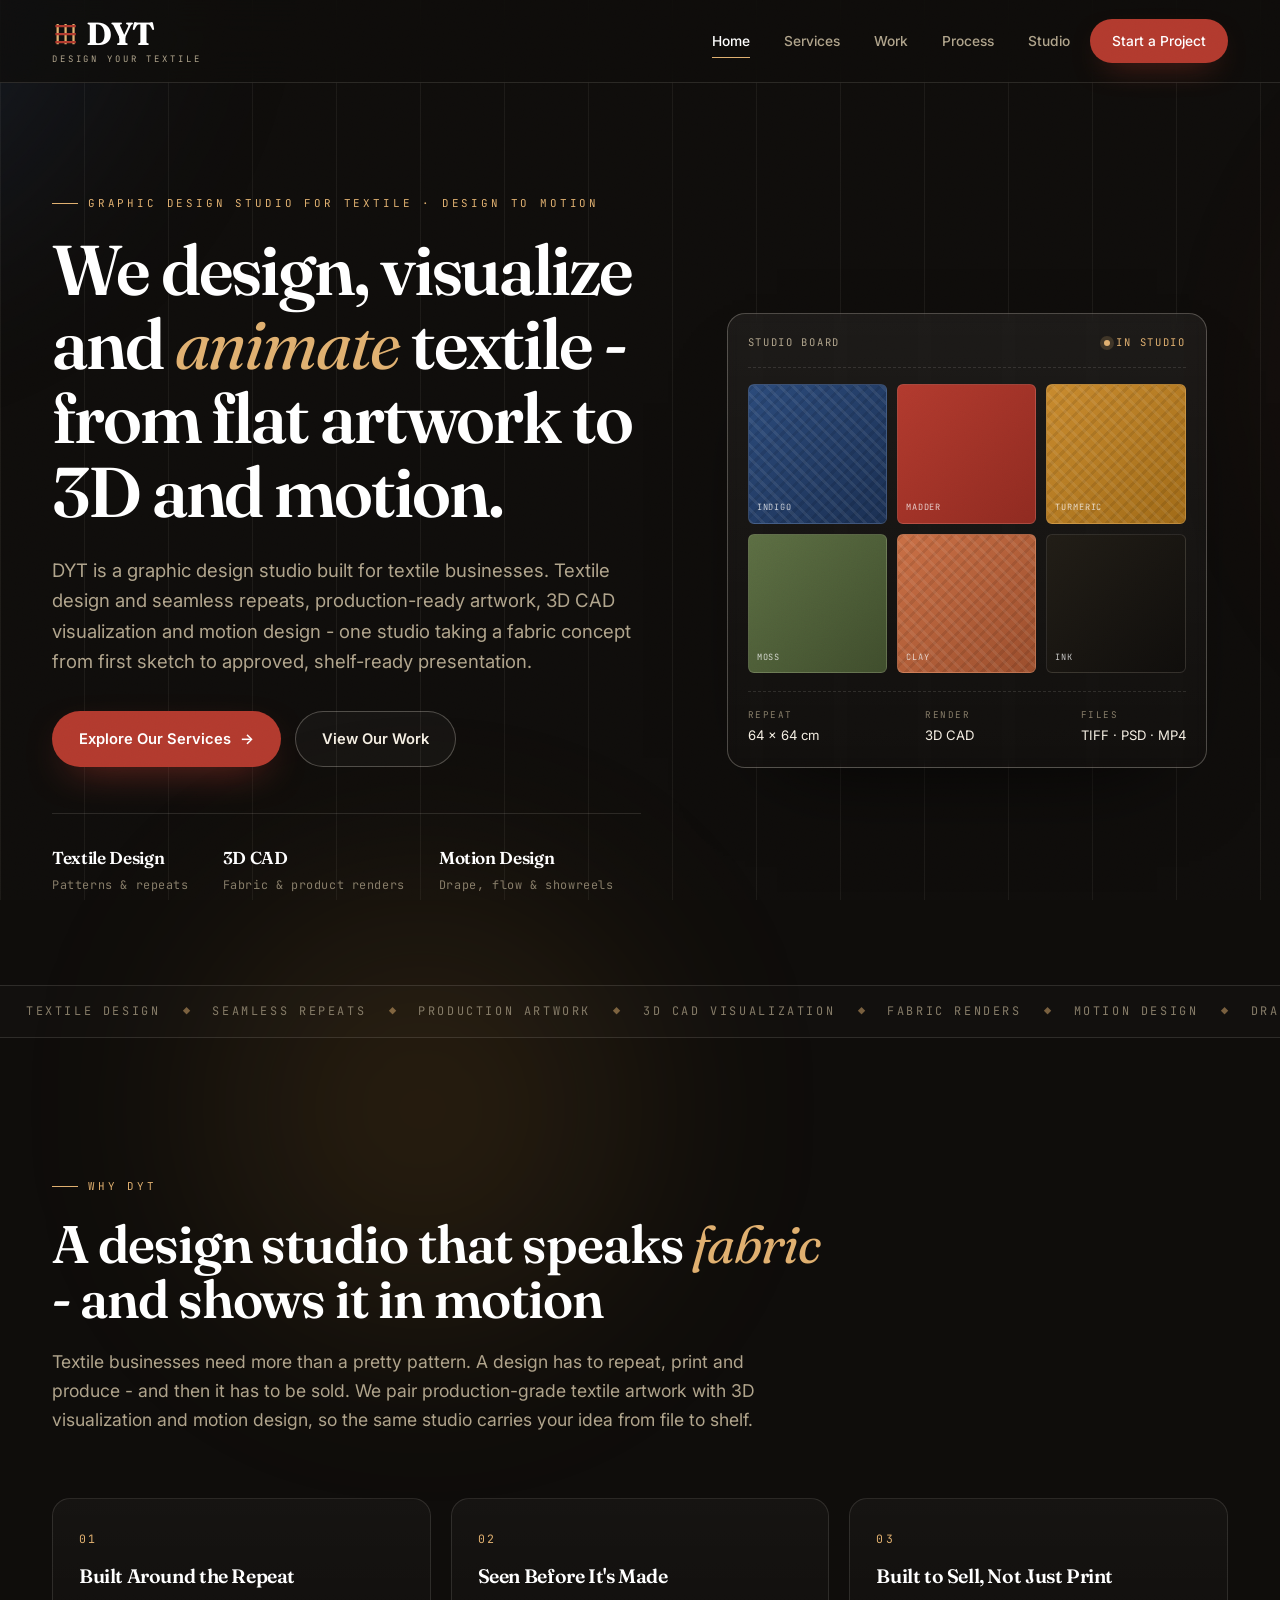
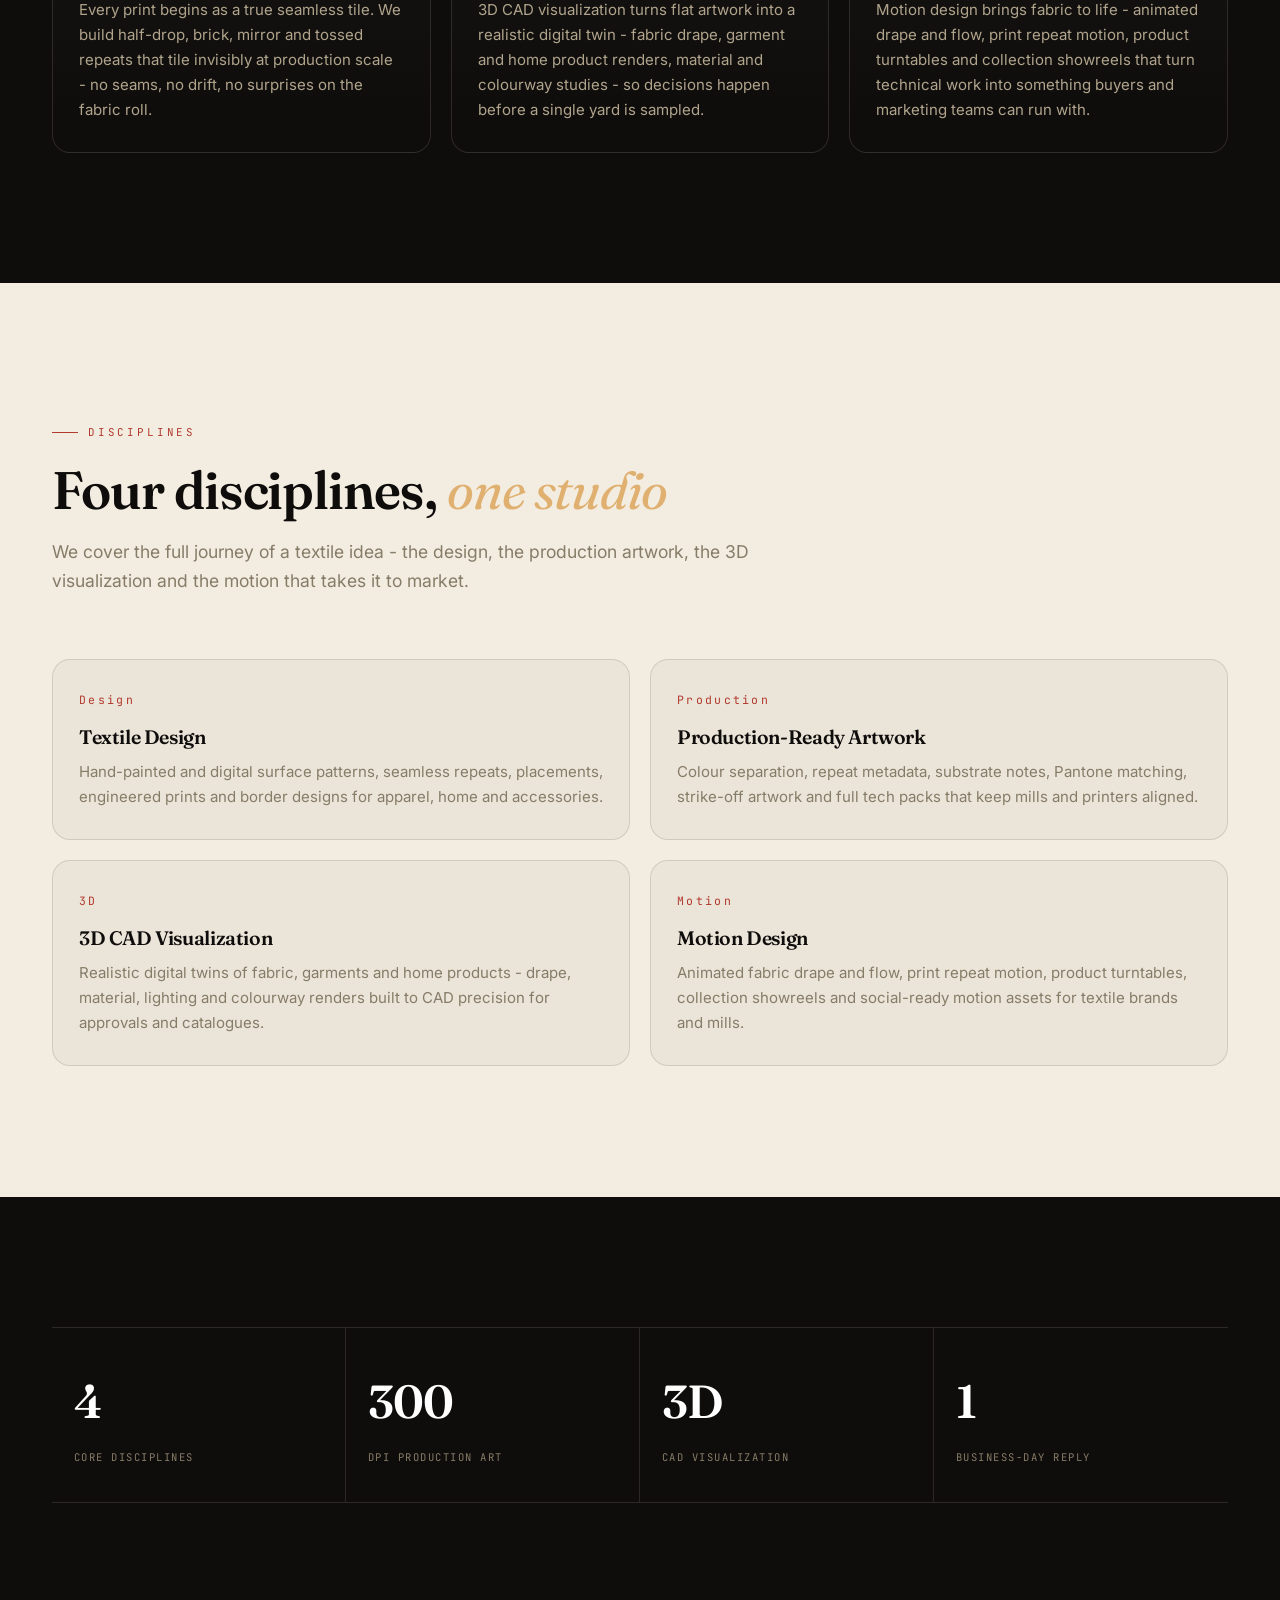
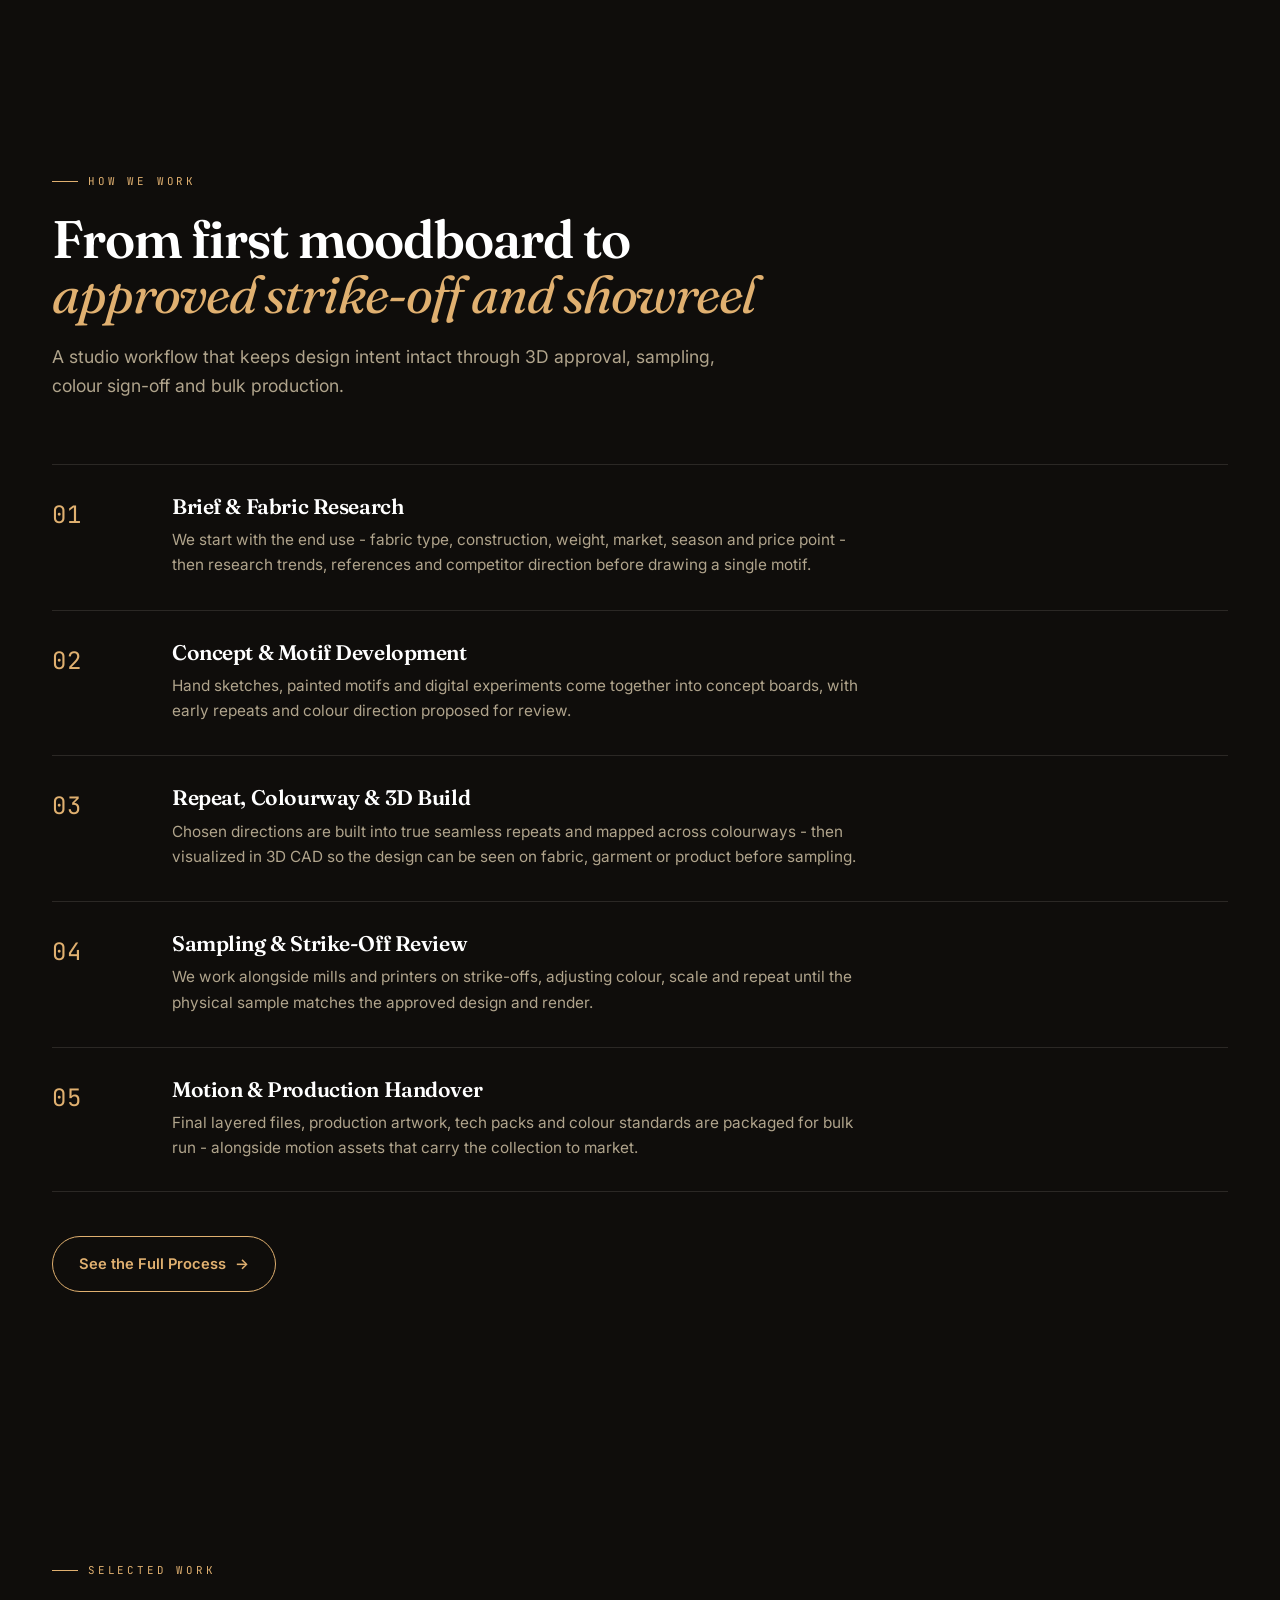
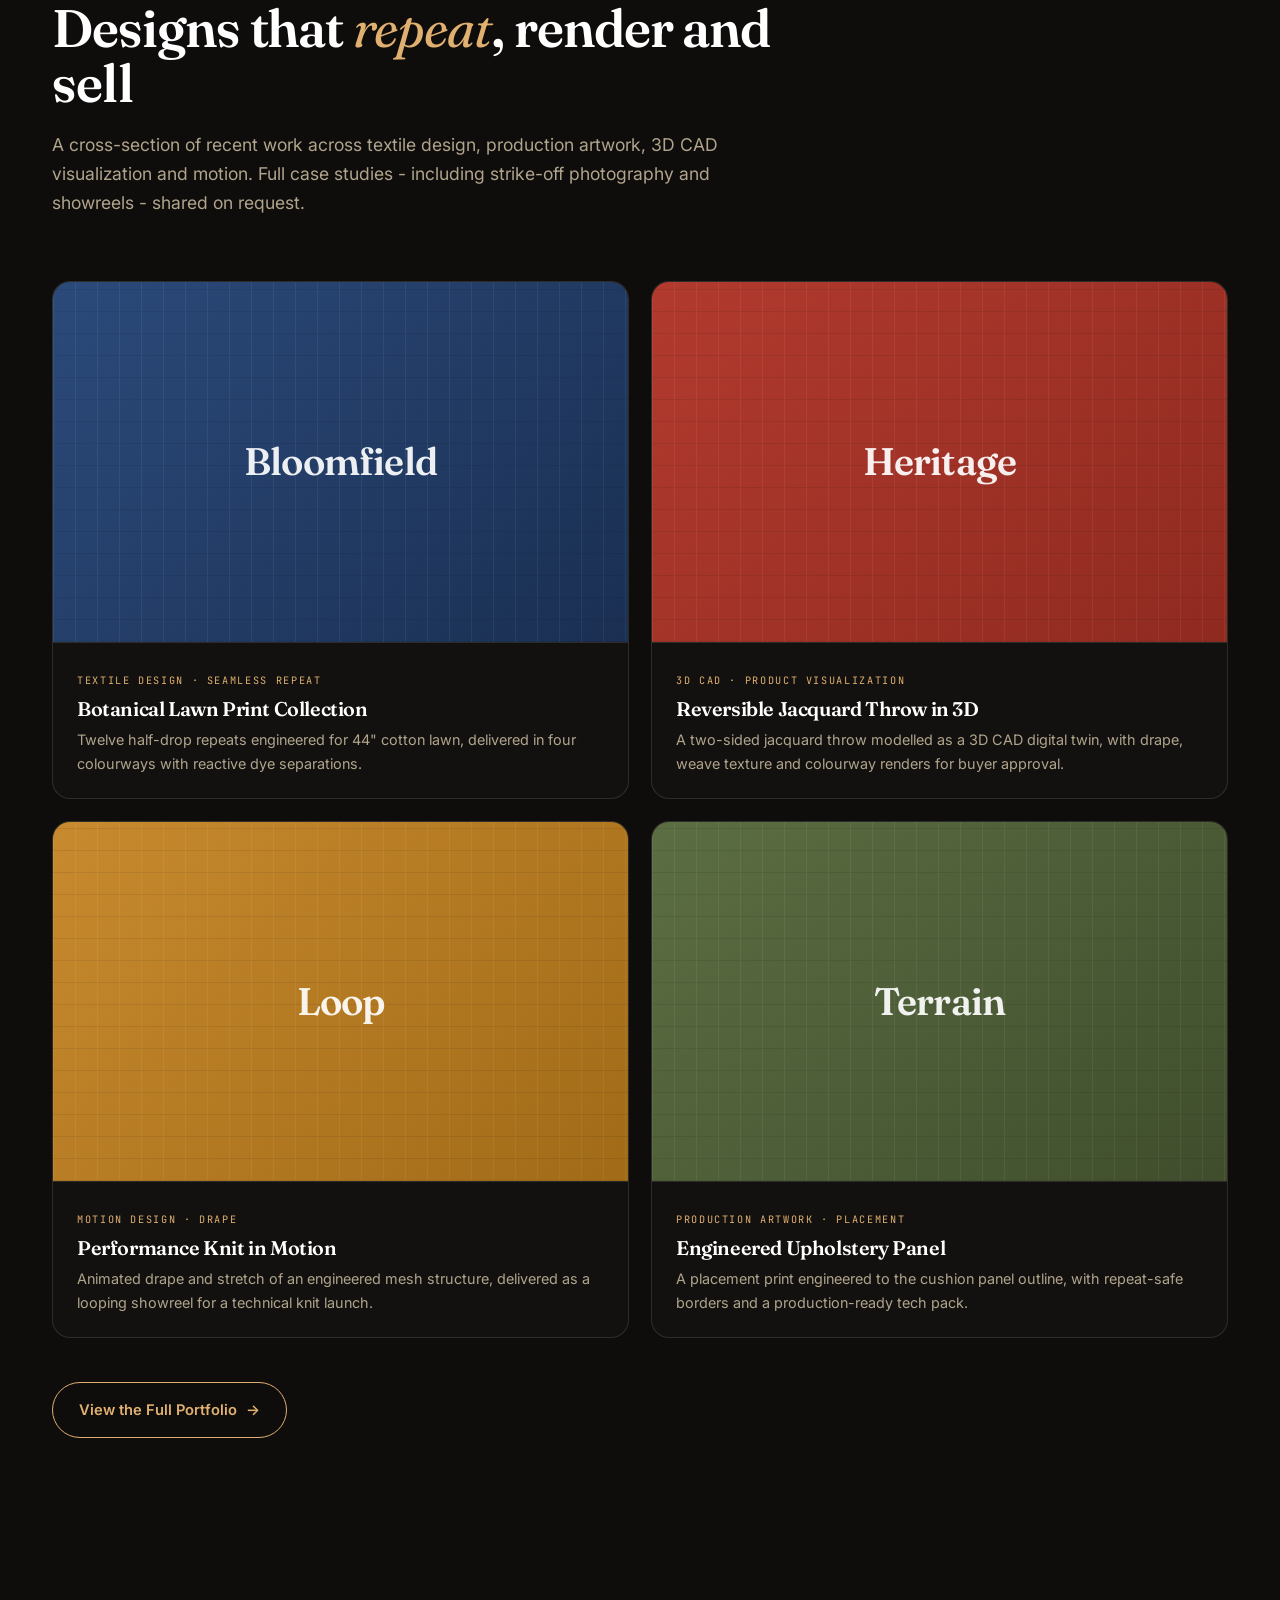
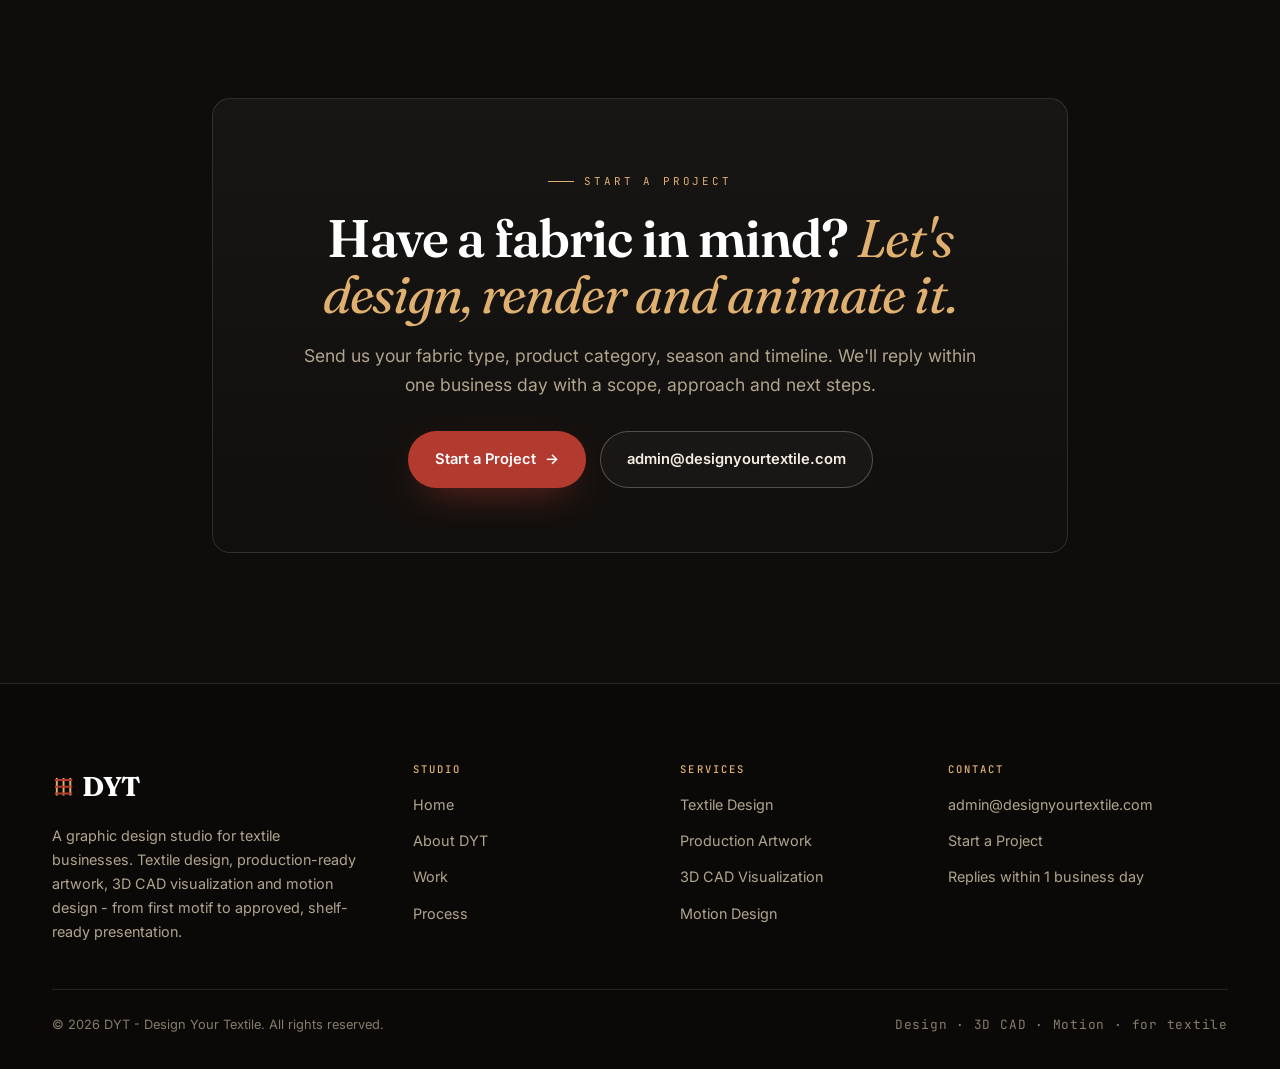
<file: index.html>
<!DOCTYPE html>
<html lang="en">
<head>
<meta charset="UTF-8">
<meta name="viewport" content="width=device-width, initial-scale=1.0, viewport-fit=cover">
<title>DYT - Design Your Textile | Textile Design, 3D CAD & Motion Studio</title>
<meta name="description" content="DYT is a graphic design studio built for textile businesses - textile design, production-ready artwork, 3D CAD visualization and motion design that take a fabric concept from sketch to shelf-ready.">
<meta name="keywords" content="textile design studio, graphic design for textile, production ready artwork, 3D CAD visualization textile, textile motion design, surface pattern design, seamless repeats, jacquard design, knit design, digital textile printing, tech pack, colourways, DYT Design Your Textile">
<meta name="author" content="DYT - Design Your Textile">
<meta name="robots" content="index, follow">
<meta name="theme-color" content="#0f0d0b">
<link rel="canonical" href="https://designyourtextile.com/">
<meta property="og:title" content="DYT - Design Your Textile | Textile Design, 3D CAD & Motion Studio">
<meta property="og:description" content="A graphic design studio for textile businesses. Textile design, production-ready artwork, 3D CAD visualization and motion design.">
<meta property="og:type" content="website">
<meta property="og:site_name" content="DYT - Design Your Textile">
<meta property="og:url" content="https://designyourtextile.com/">
<meta name="twitter:card" content="summary_large_image">
<meta name="twitter:title" content="DYT - Design Your Textile">
<meta name="twitter:description" content="A graphic design studio for textile businesses - design, 3D CAD and motion.">
<link rel="preconnect" href="https://fonts.googleapis.com">
<link rel="preconnect" href="https://fonts.gstatic.com" crossorigin>
<link href="https://fonts.googleapis.com/css2?family=Fraunces:ital,opsz,wght@0,9..144,300;0,9..144,400;0,9..144,500;0,9..144,600;0,9..144,700;0,9..144,900;1,9..144,400;1,9..144,500&family=Inter:wght@300;400;500;600;700&family=JetBrains+Mono:wght@400;500;600&display=swap" rel="stylesheet">
<link rel="stylesheet" href="styles.css">
<link rel="icon" href="data:image/svg+xml,%3Csvg xmlns='http://www.w3.org/2000/svg' viewBox='0 0 100 100'%3E%3Crect width='100' height='100' rx='22' fill='%230f0d0b'/%3E%3Cg stroke='%23e0b070' stroke-width='6'%3E%3Cpath d='M26 22v56M50 22v56M74 22v56'/%3E%3Cpath d='M22 26h56M22 50h56M22 74h56' stroke='%23b23a2e'/%3E%3C/g%3E%3C/svg%3E">
<script type="application/ld+json">
{"@context":"https://schema.org","@type":"ProfessionalService","name":"DYT - Design Your Textile","description":"A graphic design studio specialized in textile businesses - textile design, production-ready artwork, 3D CAD visualization and motion design.","email":"admin@designyourtextile.com","url":"https://designyourtextile.com/","areaServed":"Worldwide","serviceType":["Textile Design","Surface Pattern Design","Seamless Repeat Development","Production-Ready Artwork","Textile Tech Packs & Prepress","3D CAD Visualization","Fabric & Product 3D Rendering","Motion Design for Textile Brands","Textile Animation & Showreels"]}
</script>
<script type="application/ld+json">
{"@context":"https://schema.org","@type":"FAQPage","mainEntity":[{"@type":"Question","name":"What kind of studio is DYT?","acceptedAnswer":{"@type":"Answer","text":"DYT is a graphic design studio specialized in textile businesses. We combine textile design, production-ready artwork, 3D CAD visualization and motion design - so a fabric concept can be designed, visualized, animated and produced under one roof."}},{"@type":"Question","name":"What does a textile design and artwork project deliver?","acceptedAnswer":{"@type":"Answer","text":"Deliverables typically include seamless repeat tiles, layered source files, colour-separated production artwork, colourway variants, mill-ready tech packs, strike-off artwork and repeat metadata such as repeat size in cm, DPI and Pantone references."}},{"@type":"Question","name":"What is 3D CAD visualization for textiles?","acceptedAnswer":{"@type":"Answer","text":"3D CAD visualization turns a flat design into a realistic digital twin - fabric drape, garment or home product mockups, material and colourway renders - so buyers and teams can approve the look before anything is sampled."}},{"@type":"Question","name":"What does motion design include?","acceptedAnswer":{"@type":"Answer","text":"Motion design brings fabric and products to life: animated drape and flow, print repeat motion, product turntables, collection showreels and social-ready motion assets for textile brands, mills and labels."}},{"@type":"Question","name":"How do we start a project with DYT?","acceptedAnswer":{"@type":"Answer","text":"Email admin@designyourtextile.com with your fabric type, product category, season, quantity, target market and timeline. We reply within one business day with a scope and next steps."}}]}
</script>
</head>
<body>
<a class="skip-link" href="#main">Skip to content</a>
<div class="grain" aria-hidden="true"></div>
<div class="warp-bg" aria-hidden="true"></div>
<div class="dye" aria-hidden="true"><span class="d1"></span><span class="d2"></span><span class="d3"></span></div>

<header class="site">
<div class="wrap">
<nav class="nav" aria-label="Primary">
<a class="brand" href="index.html" aria-label="DYT - Design Your Textile home">
<span class="brand-mark"><svg class="weave" viewBox="0 0 24 24" fill="none" aria-hidden="true"><g stroke="#e0b070" stroke-width="2"><path d="M5 3v18M12 3v18M19 3v18"/><path d="M3 5h18M3 12h18M3 19h18" stroke="#b23a2e"/></g></svg>DYT</span>
<span class="brand-sub">Design Your Textile</span>
</a>
<button class="menu-toggle" id="menuToggle" aria-expanded="false" aria-controls="navLinks" aria-label="Toggle navigation menu"><span></span><span></span><span></span></button>
<div class="nav-links" id="navLinks">
<a href="index.html">Home</a>
<a href="services.html">Services</a>
<a href="portfolio.html">Work</a>
<a href="process.html">Process</a>
<a href="about.html">Studio</a>
<a href="contact.html" class="nav-cta">Start a Project</a>
</div>
</nav>
</div>
</header>

<main id="main">
<section class="hero" id="top">
<div class="wrap">
<div class="hero-grid">
<div class="hero-copy reveal">
<span class="eyebrow">Graphic Design Studio for Textile &middot; Design to Motion</span>
<h1>We design, visualize and <em>animate</em> textile - from flat artwork to 3D and motion.</h1>
<p class="sub">DYT is a graphic design studio built for textile businesses. Textile design and seamless repeats, production-ready artwork, 3D CAD visualization and motion design - one studio taking a fabric concept from first sketch to approved, shelf-ready presentation.</p>
<div class="hero-actions">
<a class="btn btn-primary" href="services.html">Explore Our Services <span class="arw" aria-hidden="true">&rarr;</span></a>
<a class="btn btn-ghost" href="portfolio.html">View Our Work</a>
</div>
<ul class="hero-badges" aria-label="Core capabilities">
<li><b>Textile Design</b><span>Patterns &amp; repeats</span></li>
<li><b>3D CAD</b><span>Fabric &amp; product renders</span></li>
<li><b>Motion Design</b><span>Drape, flow &amp; showreels</span></li>
</ul>
</div>
<aside class="hero-art reveal" aria-hidden="true">
<div class="swatch-card">
<div class="swatch-top"><span>Studio Board</span><span class="swatch-live">In Studio</span></div>
<div class="loom">
<div class="cell c-indigo c-motif"><span>Indigo</span></div>
<div class="cell c-madder"><span>Madder</span></div>
<div class="cell c-turmeric c-motif"><span>Turmeric</span></div>
<div class="cell c-moss"><span>Moss</span></div>
<div class="cell c-clay c-motif"><span>Clay</span></div>
<div class="cell c-ink"><span>Ink</span></div>
</div>
<div class="swatch-foot">
<div><span class="k">Repeat</span><span class="v">64 &times; 64 cm</span></div>
<div><span class="k">Render</span><span class="v">3D CAD</span></div>
<div><span class="k">Files</span><span class="v">TIFF &middot; PSD &middot; MP4</span></div>
</div>
</div>
</aside>
</div>
</div>
</section>

<div class="marquee" aria-hidden="true">
<div class="marquee-track">
<span>Textile Design</span><span>Seamless Repeats</span><span>Production Artwork</span><span>3D CAD Visualization</span><span>Fabric Renders</span><span>Motion Design</span><span>Drape Animation</span><span>Showreels</span>
<span>Textile Design</span><span>Seamless Repeats</span><span>Production Artwork</span><span>3D CAD Visualization</span><span>Fabric Renders</span><span>Motion Design</span><span>Drape Animation</span><span>Showreels</span>
</div>
</div>

<section class="section" id="why">
<div class="wrap">
<div class="section-head reveal">
<span class="eyebrow">Why DYT</span>
<h2 class="section-title">A design studio that speaks <em>fabric</em> - and shows it in motion</h2>
<p class="section-lead">Textile businesses need more than a pretty pattern. A design has to repeat, print and produce - and then it has to be sold. We pair production-grade textile artwork with 3D visualization and motion design, so the same studio carries your idea from file to shelf.</p>
</div>
<div class="grid-3">
<article class="why-card reveal"><span class="why-idx">01</span><h3>Built Around the Repeat</h3><p>Every print begins as a true seamless tile. We build half-drop, brick, mirror and tossed repeats that tile invisibly at production scale - no seams, no drift, no surprises on the fabric roll.</p></article>
<article class="why-card reveal"><span class="why-idx">02</span><h3>Seen Before It's Made</h3><p>3D CAD visualization turns flat artwork into a realistic digital twin - fabric drape, garment and home product renders, material and colourway studies - so decisions happen before a single yard is sampled.</p></article>
<article class="why-card reveal"><span class="why-idx">03</span><h3>Built to Sell, Not Just Print</h3><p>Motion design brings fabric to life - animated drape and flow, print repeat motion, product turntables and collection showreels that turn technical work into something buyers and marketing teams can run with.</p></article>
</div>
</div>
</section>

<section class="section section-paper" id="expertise">
<div class="wrap">
<div class="section-head reveal">
<span class="eyebrow">Disciplines</span>
<h2 class="section-title">Four disciplines, <em>one studio</em></h2>
<p class="section-lead">We cover the full journey of a textile idea - the design, the production artwork, the 3D visualization and the motion that takes it to market.</p>
</div>
<div class="grid-2">
<article class="why-card reveal" style="background:rgba(15,13,11,.03);border-color:rgba(15,13,11,.12)"><span class="why-idx" style="color:var(--madder)">Design</span><h3 style="color:var(--ink)">Textile Design</h3><p style="color:var(--muted-2)">Hand-painted and digital surface patterns, seamless repeats, placements, engineered prints and border designs for apparel, home and accessories.</p></article>
<article class="why-card reveal" style="background:rgba(15,13,11,.03);border-color:rgba(15,13,11,.12)"><span class="why-idx" style="color:var(--madder)">Production</span><h3 style="color:var(--ink)">Production-Ready Artwork</h3><p style="color:var(--muted-2)">Colour separation, repeat metadata, substrate notes, Pantone matching, strike-off artwork and full tech packs that keep mills and printers aligned.</p></article>
<article class="why-card reveal" style="background:rgba(15,13,11,.03);border-color:rgba(15,13,11,.12)"><span class="why-idx" style="color:var(--madder)">3D</span><h3 style="color:var(--ink)">3D CAD Visualization</h3><p style="color:var(--muted-2)">Realistic digital twins of fabric, garments and home products - drape, material, lighting and colourway renders built to CAD precision for approvals and catalogues.</p></article>
<article class="why-card reveal" style="background:rgba(15,13,11,.03);border-color:rgba(15,13,11,.12)"><span class="why-idx" style="color:var(--madder)">Motion</span><h3 style="color:var(--ink)">Motion Design</h3><p style="color:var(--muted-2)">Animated fabric drape and flow, print repeat motion, product turntables, collection showreels and social-ready motion assets for textile brands and mills.</p></article>
</div>
</div>
</section>

<section class="section">
<div class="wrap">
<div class="stat-band reveal">
<div class="stat"><b>4</b><span>Core Disciplines</span></div>
<div class="stat"><b>300</b><span>DPI Production Art</span></div>
<div class="stat"><b>3D</b><span>CAD Visualization</span></div>
<div class="stat"><b>1</b><span>Business-Day Reply</span></div>
</div>
</div>
</section>

<section class="section" id="process-teaser">
<div class="wrap">
<div class="section-head reveal">
<span class="eyebrow">How We Work</span>
<h2 class="section-title">From first moodboard to <em>approved strike-off and showreel</em></h2>
<p class="section-lead">A studio workflow that keeps design intent intact through 3D approval, sampling, colour sign-off and bulk production.</p>
</div>
<ol class="steps">
<li class="step reveal"><span class="step-num">01</span><div class="step-body"><h3>Brief &amp; Fabric Research</h3><p>We start with the end use - fabric type, construction, weight, market, season and price point - then research trends, references and competitor direction before drawing a single motif.</p></div></li>
<li class="step reveal"><span class="step-num">02</span><div class="step-body"><h3>Concept &amp; Motif Development</h3><p>Hand sketches, painted motifs and digital experiments come together into concept boards, with early repeats and colour direction proposed for review.</p></div></li>
<li class="step reveal"><span class="step-num">03</span><div class="step-body"><h3>Repeat, Colourway &amp; 3D Build</h3><p>Chosen directions are built into true seamless repeats and mapped across colourways - then visualized in 3D CAD so the design can be seen on fabric, garment or product before sampling.</p></div></li>
<li class="step reveal"><span class="step-num">04</span><div class="step-body"><h3>Sampling &amp; Strike-Off Review</h3><p>We work alongside mills and printers on strike-offs, adjusting colour, scale and repeat until the physical sample matches the approved design and render.</p></div></li>
<li class="step reveal"><span class="step-num">05</span><div class="step-body"><h3>Motion &amp; Production Handover</h3><p>Final layered files, production artwork, tech packs and colour standards are packaged for bulk run - alongside motion assets that carry the collection to market.</p></div></li>
</ol>
<div style="margin-top:44px"><a class="btn btn-thread" href="process.html">See the Full Process <span class="arw" aria-hidden="true">&rarr;</span></a></div>
</div>
</section>

<section class="section" id="work">
<div class="wrap">
<div class="section-head reveal">
<span class="eyebrow">Selected Work</span>
<h2 class="section-title">Designs that <em>repeat</em>, render and sell</h2>
<p class="section-lead">A cross-section of recent work across textile design, production artwork, 3D CAD visualization and motion. Full case studies - including strike-off photography and showreels - shared on request.</p>
</div>
<div class="work-grid">
<article class="work-card reveal"><div class="work-visual v1"><span class="work-mark">Bloomfield</span></div><div class="work-meta"><span class="work-cat">Textile Design &middot; Seamless Repeat</span><h3>Botanical Lawn Print Collection</h3><p>Twelve half-drop repeats engineered for 44" cotton lawn, delivered in four colourways with reactive dye separations.</p></div></article>
<article class="work-card reveal"><div class="work-visual v2"><span class="work-mark">Heritage</span></div><div class="work-meta"><span class="work-cat">3D CAD &middot; Product Visualization</span><h3>Reversible Jacquard Throw in 3D</h3><p>A two-sided jacquard throw modelled as a 3D CAD digital twin, with drape, weave texture and colourway renders for buyer approval.</p></div></article>
<article class="work-card reveal"><div class="work-visual v3"><span class="work-mark">Loop</span></div><div class="work-meta"><span class="work-cat">Motion Design &middot; Drape</span><h3>Performance Knit in Motion</h3><p>Animated drape and stretch of an engineered mesh structure, delivered as a looping showreel for a technical knit launch.</p></div></article>
<article class="work-card reveal"><div class="work-visual v4"><span class="work-mark">Terrain</span></div><div class="work-meta"><span class="work-cat">Production Artwork &middot; Placement</span><h3>Engineered Upholstery Panel</h3><p>A placement print engineered to the cushion panel outline, with repeat-safe borders and a production-ready tech pack.</p></div></article>
</div>
<div style="margin-top:44px"><a class="btn btn-thread" href="portfolio.html">View the Full Portfolio <span class="arw" aria-hidden="true">&rarr;</span></a></div>
</div>
</section>

<section class="section" id="cta">
<div class="wrap wrap-narrow">
<div class="form-wrap" style="text-align:center;padding:clamp(38px,6vw,64px)">
<span class="eyebrow" style="justify-content:center">Start a Project</span>
<h2 class="section-title" style="margin:0 auto;text-align:center">Have a fabric in mind? <em>Let's design, render and animate it.</em></h2>
<p class="section-lead" style="margin:20px auto 0;text-align:center">Send us your fabric type, product category, season and timeline. We'll reply within one business day with a scope, approach and next steps.</p>
<div style="display:flex;gap:14px;flex-wrap:wrap;justify-content:center;margin-top:32px">
<a class="btn btn-primary" href="contact.html">Start a Project <span class="arw" aria-hidden="true">&rarr;</span></a>
<a class="btn btn-ghost" href="mailto:admin@designyourtextile.com">admin@designyourtextile.com</a>
</div>
</div>
</div>
</section>
</main>

<footer class="site">
<div class="wrap">
<div class="foot-grid">
<div class="foot-brand">
<span class="brand-mark"><svg class="weave" viewBox="0 0 24 24" fill="none" aria-hidden="true"><g stroke="#e0b070" stroke-width="2"><path d="M5 3v18M12 3v18M19 3v18"/><path d="M3 5h18M3 12h18M3 19h18" stroke="#b23a2e"/></g></svg>DYT</span>
<p>A graphic design studio for textile businesses. Textile design, production-ready artwork, 3D CAD visualization and motion design - from first motif to approved, shelf-ready presentation.</p>
</div>
<div class="foot-col"><h4>Studio</h4><ul><li><a href="index.html">Home</a></li><li><a href="about.html">About DYT</a></li><li><a href="portfolio.html">Work</a></li><li><a href="process.html">Process</a></li></ul></div>
<div class="foot-col"><h4>Services</h4><ul><li><a href="services.html#design">Textile Design</a></li><li><a href="services.html#production">Production Artwork</a></li><li><a href="services.html#cad">3D CAD Visualization</a></li><li><a href="services.html#motion">Motion Design</a></li></ul></div>
<div class="foot-col"><h4>Contact</h4><ul><li><a href="mailto:admin@designyourtextile.com">admin@designyourtextile.com</a></li><li><a href="contact.html">Start a Project</a></li><li><span style="color:var(--muted);font-size:.9rem">Replies within 1 business day</span></li></ul></div>
</div>
<div class="foot-bottom">
<span>&copy; <span id="y"></span> DYT - Design Your Textile. All rights reserved.</span>
<span class="thread-note">Design &middot; 3D CAD &middot; Motion &middot; for textile</span>
</div>
</div>
</footer>
<script>document.getElementById('y').textContent=new Date().getFullYear();</script>
<script src="script.js"></script>
</body>
</html>
</file>
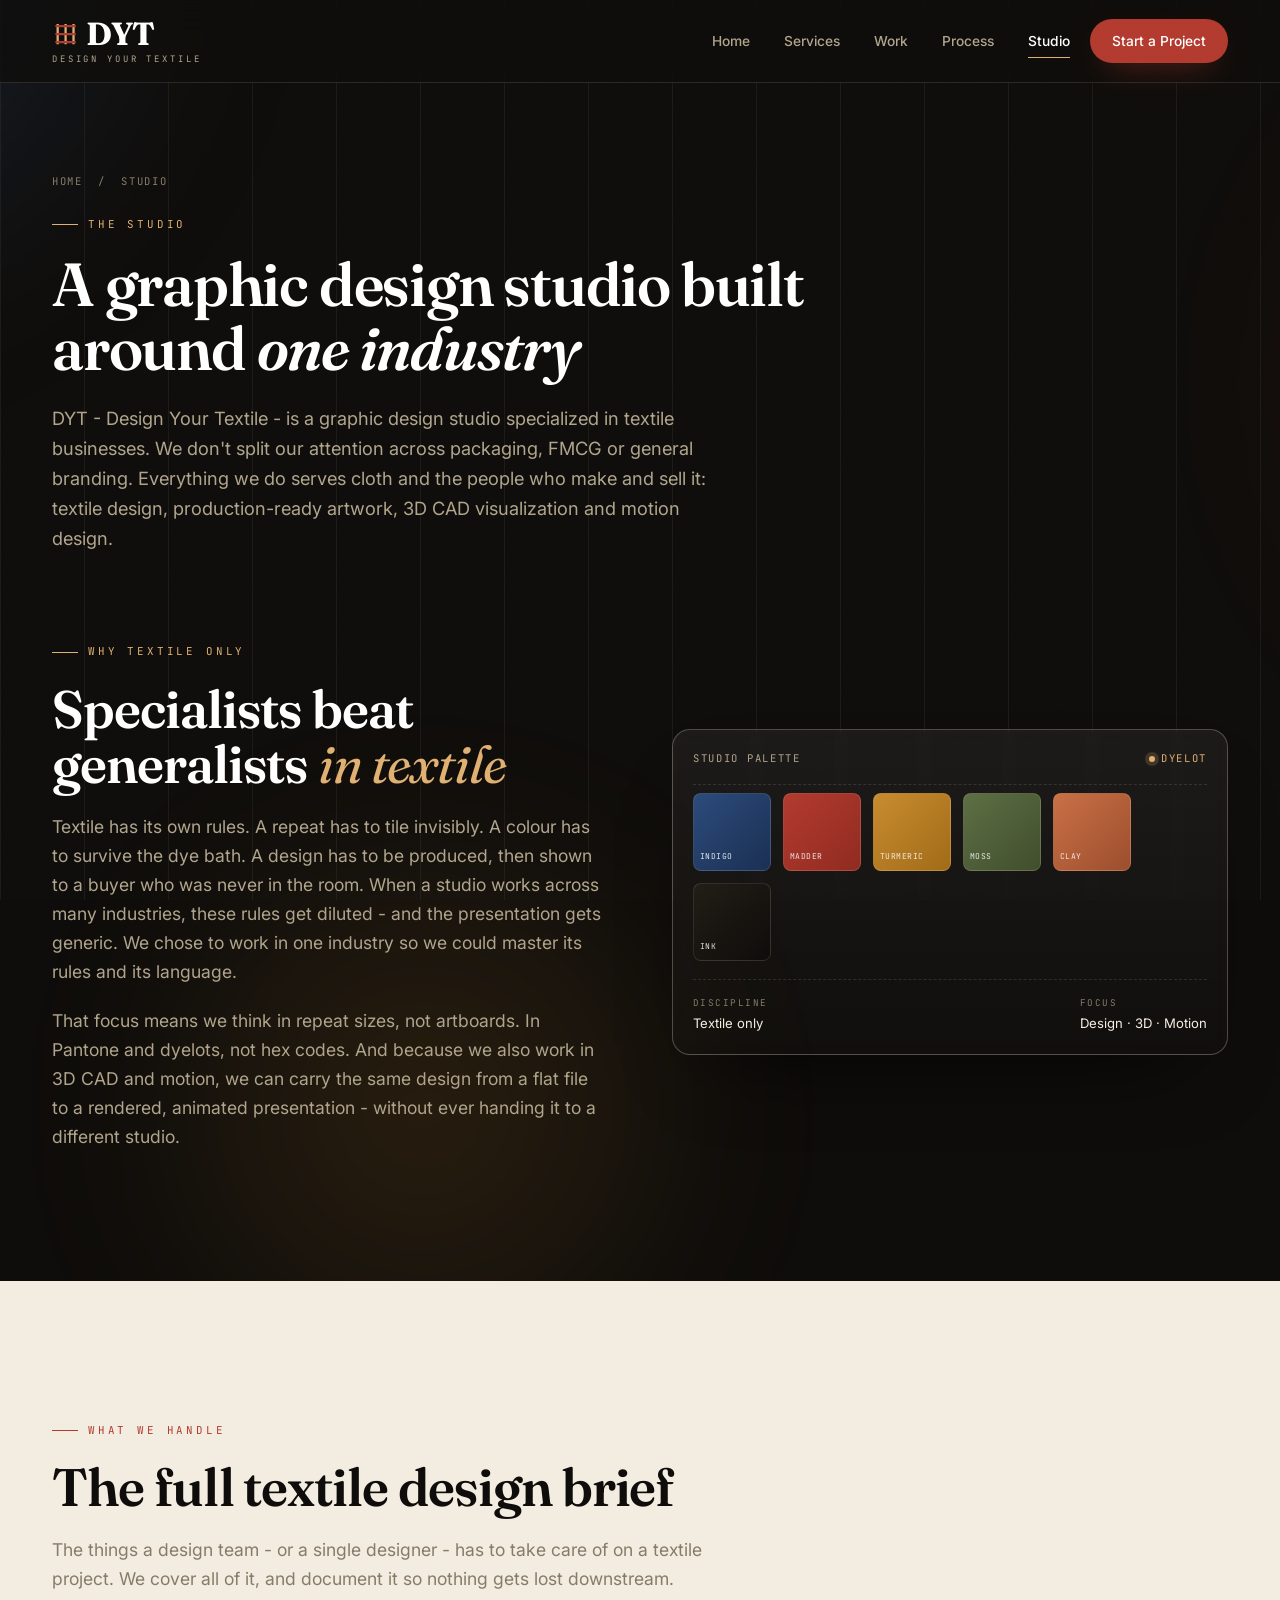
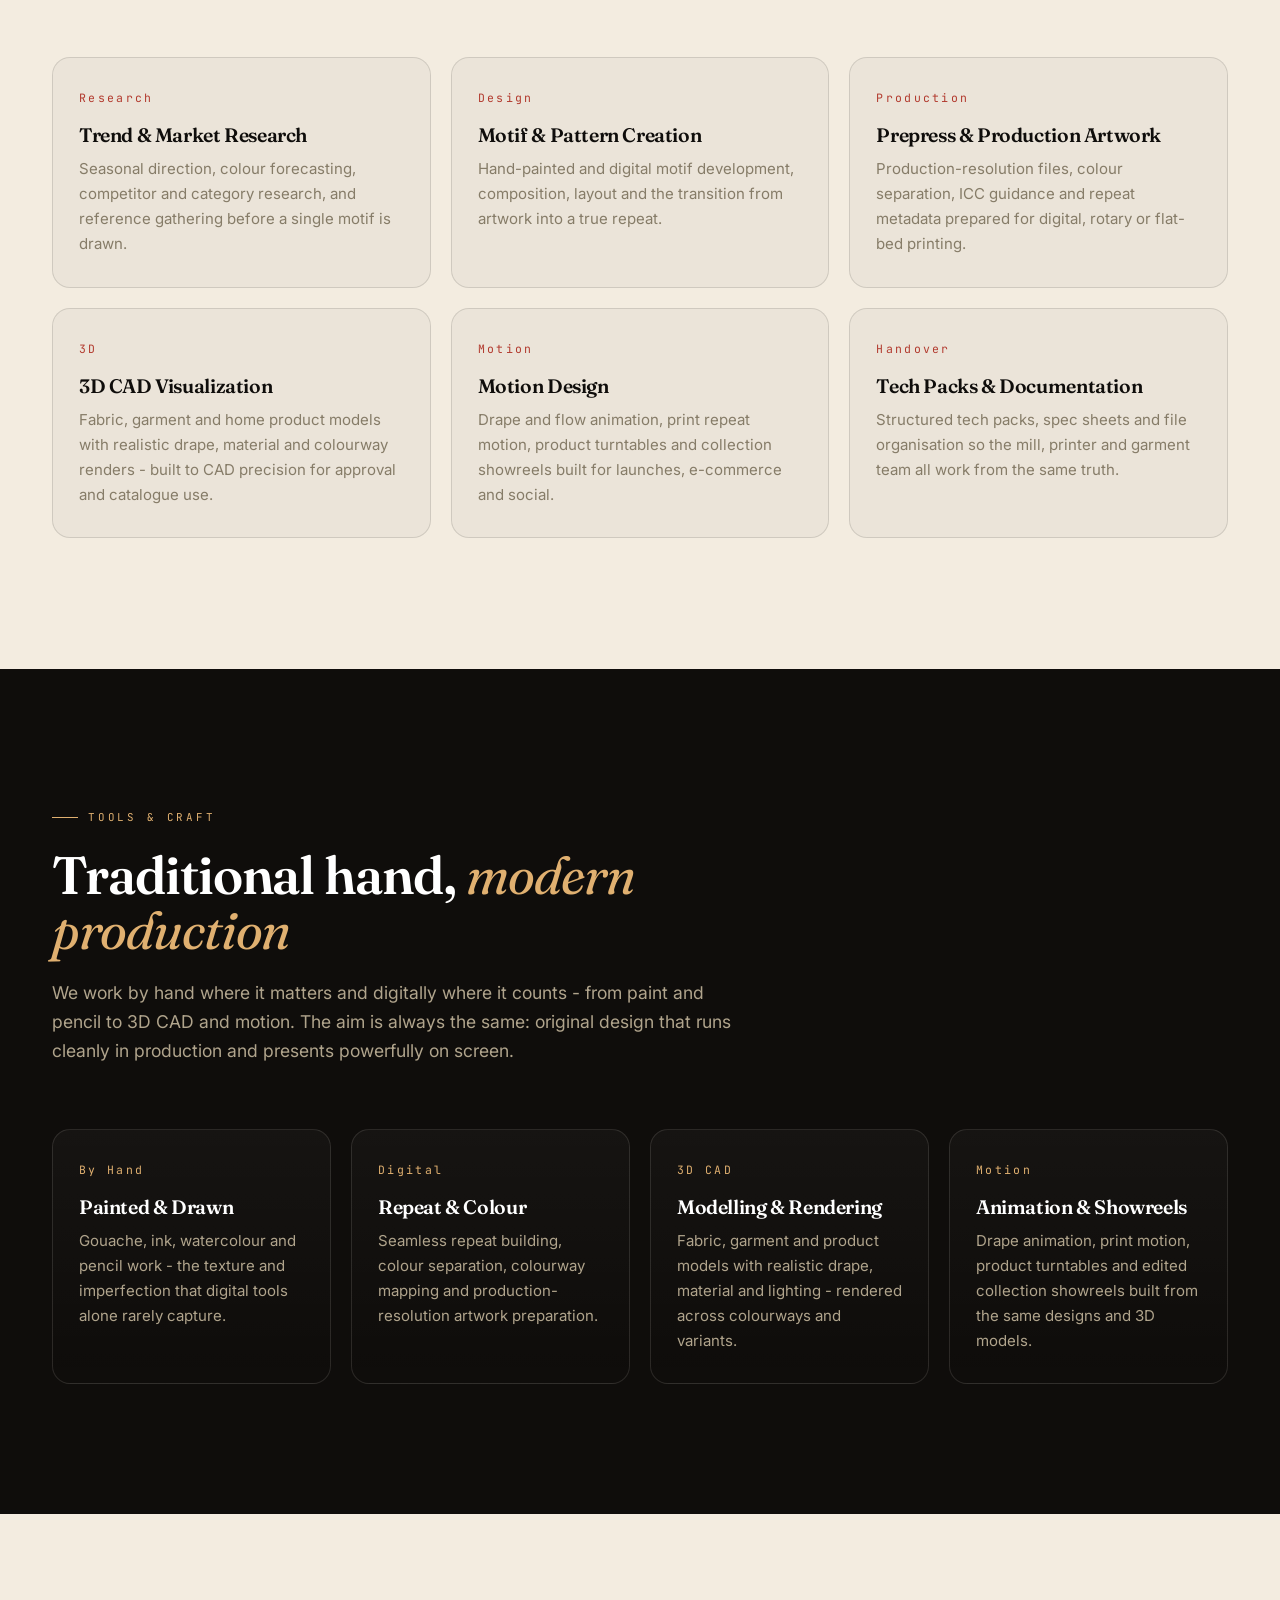
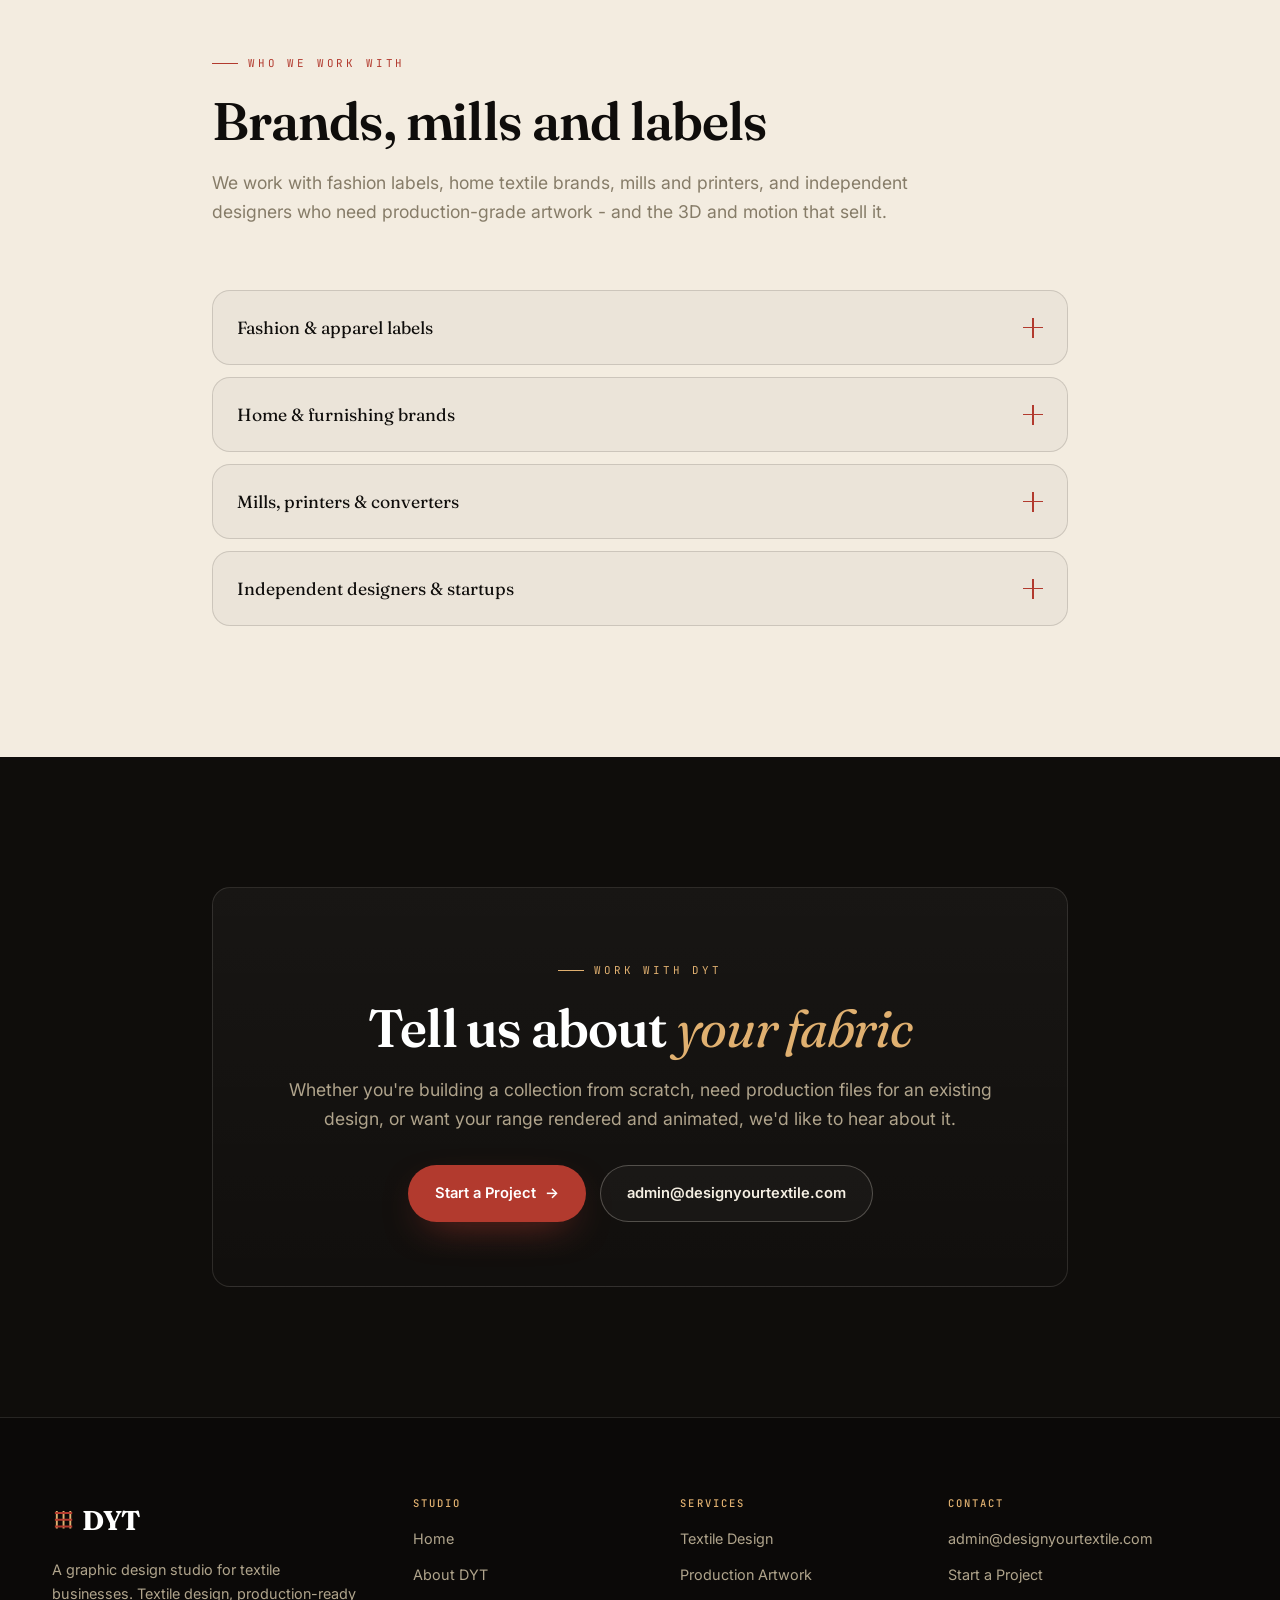
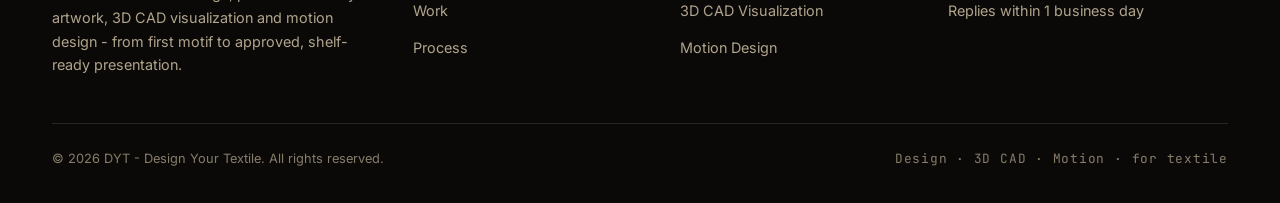
<file: about.html>
<!DOCTYPE html>
<html lang="en">
<head>
<meta charset="UTF-8">
<meta name="viewport" content="width=device-width, initial-scale=1.0, viewport-fit=cover">
<title>The Studio | DYT - Textile Design, 3D CAD & Motion</title>
<meta name="description" content="DYT is a graphic design studio specialized in textile businesses - textile design, production-ready artwork, 3D CAD visualization and motion design for fashion, home and technical textiles.">
<meta name="keywords" content="graphic design studio for textile, textile design studio, surface pattern studio, 3D CAD visualization studio, motion design studio, DYT Design Your Textile">
<meta name="author" content="DYT - Design Your Textile">
<meta name="robots" content="index, follow">
<meta name="theme-color" content="#0f0d0b">
<link rel="canonical" href="https://designyourtextile.com/about.html">
<meta property="og:title" content="The Studio | DYT - Textile Design, 3D CAD & Motion">
<meta property="og:description" content="A graphic design studio for textile businesses - design, production artwork, 3D CAD and motion.">
<meta property="og:type" content="website">
<meta property="og:site_name" content="DYT - Design Your Textile">
<meta name="twitter:card" content="summary_large_image">
<link rel="preconnect" href="https://fonts.googleapis.com">
<link rel="preconnect" href="https://fonts.gstatic.com" crossorigin>
<link href="https://fonts.googleapis.com/css2?family=Fraunces:ital,opsz,wght@0,9..144,300;0,9..144,400;0,9..144,500;0,9..144,600;0,9..144,700;0,9..144,900;1,9..144,400;1,9..144,500&family=Inter:wght@300;400;500;600;700&family=JetBrains+Mono:wght@400;500;600&display=swap" rel="stylesheet">
<link rel="stylesheet" href="styles.css">
<link rel="icon" href="data:image/svg+xml,%3Csvg xmlns='http://www.w3.org/2000/svg' viewBox='0 0 100 100'%3E%3Crect width='100' height='100' rx='22' fill='%230f0d0b'/%3E%3Cg stroke='%23e0b070' stroke-width='6'%3E%3Cpath d='M26 22v56M50 22v56M74 22v56'/%3E%3Cpath d='M22 26h56M22 50h56M22 74h56' stroke='%23b23a2e'/%3E%3C/g%3E%3C/svg%3E">
</head>
<body>
<a class="skip-link" href="#main">Skip to content</a>
<div class="grain" aria-hidden="true"></div>
<div class="warp-bg" aria-hidden="true"></div>
<div class="dye" aria-hidden="true"><span class="d1"></span><span class="d2"></span><span class="d3"></span></div>

<header class="site">
<div class="wrap">
<nav class="nav" aria-label="Primary">
<a class="brand" href="index.html" aria-label="DYT - Design Your Textile home">
<span class="brand-mark"><svg class="weave" viewBox="0 0 24 24" fill="none" aria-hidden="true"><g stroke="#e0b070" stroke-width="2"><path d="M5 3v18M12 3v18M19 3v18"/><path d="M3 5h18M3 12h18M3 19h18" stroke="#b23a2e"/></g></svg>DYT</span>
<span class="brand-sub">Design Your Textile</span>
</a>
<button class="menu-toggle" id="menuToggle" aria-expanded="false" aria-controls="navLinks" aria-label="Toggle navigation menu"><span></span><span></span><span></span></button>
<div class="nav-links" id="navLinks">
<a href="index.html">Home</a>
<a href="services.html">Services</a>
<a href="portfolio.html">Work</a>
<a href="process.html">Process</a>
<a href="about.html">Studio</a>
<a href="contact.html" class="nav-cta">Start a Project</a>
</div>
</nav>
</div>
</header>

<main id="main">
<section class="page-hero">
<div class="wrap">
<div class="breadcrumb reveal"><a href="index.html">Home</a> &nbsp;/&nbsp; Studio</div>
<span class="eyebrow reveal">The Studio</span>
<h1 class="reveal">A graphic design studio built around <em>one industry</em></h1>
<p class="reveal">DYT - Design Your Textile - is a graphic design studio specialized in textile businesses. We don't split our attention across packaging, FMCG or general branding. Everything we do serves cloth and the people who make and sell it: textile design, production-ready artwork, 3D CAD visualization and motion design.</p>
</div>
</section>

<section class="section" style="padding-top:20px">
<div class="wrap">
<div class="grid-2" style="align-items:center;gap:clamp(30px,5vw,64px)">
<div class="reveal">
<span class="eyebrow">Why Textile Only</span>
<h2 class="section-title">Specialists beat generalists <em>in textile</em></h2>
<p class="section-lead">Textile has its own rules. A repeat has to tile invisibly. A colour has to survive the dye bath. A design has to be produced, then shown to a buyer who was never in the room. When a studio works across many industries, these rules get diluted - and the presentation gets generic. We chose to work in one industry so we could master its rules and its language.</p>
<p class="section-lead">That focus means we think in repeat sizes, not artboards. In Pantone and dyelots, not hex codes. And because we also work in 3D CAD and motion, we can carry the same design from a flat file to a rendered, animated presentation - without ever handing it to a different studio.</p>
</div>
<aside class="reveal">
<div class="swatch-card" style="max-width:none">
<div class="swatch-top"><span>Studio Palette</span><span class="swatch-live">Dyelot</span></div>
<div class="palette-strip">
<div class="psw" style="background:linear-gradient(135deg,var(--indigo),var(--indigo-deep))"><span>Indigo</span></div>
<div class="psw" style="background:linear-gradient(135deg,var(--madder),var(--madder-2))"><span>Madder</span></div>
<div class="psw" style="background:linear-gradient(135deg,var(--turmeric),var(--turmeric-2))"><span>Turmeric</span></div>
<div class="psw" style="background:linear-gradient(135deg,var(--moss),#3f4d2c)"><span>Moss</span></div>
<div class="psw" style="background:linear-gradient(135deg,var(--clay),#9a4d2c)"><span>Clay</span></div>
<div class="psw" style="background:linear-gradient(135deg,var(--ink-3),var(--ink))"><span>Ink</span></div>
</div>
<div class="swatch-foot">
<div><span class="k">Discipline</span><span class="v">Textile only</span></div>
<div><span class="k">Focus</span><span class="v">Design &middot; 3D &middot; Motion</span></div>
</div>
</div>
</aside>
</div>
</div>
</section>

<section class="section section-paper">
<div class="wrap">
<div class="section-head reveal">
<span class="eyebrow" style="color:var(--madder)">What We Handle</span>
<h2 class="section-title">The full textile design brief</h2>
<p class="section-lead">The things a design team - or a single designer - has to take care of on a textile project. We cover all of it, and document it so nothing gets lost downstream.</p>
</div>
<div class="grid-3">
<article class="why-card reveal" style="background:rgba(15,13,11,.03);border-color:rgba(15,13,11,.12)"><span class="why-idx" style="color:var(--madder)">Research</span><h3 style="color:var(--ink)">Trend &amp; Market Research</h3><p style="color:var(--muted-2)">Seasonal direction, colour forecasting, competitor and category research, and reference gathering before a single motif is drawn.</p></article>
<article class="why-card reveal" style="background:rgba(15,13,11,.03);border-color:rgba(15,13,11,.12)"><span class="why-idx" style="color:var(--madder)">Design</span><h3 style="color:var(--ink)">Motif &amp; Pattern Creation</h3><p style="color:var(--muted-2)">Hand-painted and digital motif development, composition, layout and the transition from artwork into a true repeat.</p></article>
<article class="why-card reveal" style="background:rgba(15,13,11,.03);border-color:rgba(15,13,11,.12)"><span class="why-idx" style="color:var(--madder)">Production</span><h3 style="color:var(--ink)">Prepress &amp; Production Artwork</h3><p style="color:var(--muted-2)">Production-resolution files, colour separation, ICC guidance and repeat metadata prepared for digital, rotary or flat-bed printing.</p></article>
<article class="why-card reveal" style="background:rgba(15,13,11,.03);border-color:rgba(15,13,11,.12)"><span class="why-idx" style="color:var(--madder)">3D</span><h3 style="color:var(--ink)">3D CAD Visualization</h3><p style="color:var(--muted-2)">Fabric, garment and home product models with realistic drape, material and colourway renders - built to CAD precision for approval and catalogue use.</p></article>
<article class="why-card reveal" style="background:rgba(15,13,11,.03);border-color:rgba(15,13,11,.12)"><span class="why-idx" style="color:var(--madder)">Motion</span><h3 style="color:var(--ink)">Motion Design</h3><p style="color:var(--muted-2)">Drape and flow animation, print repeat motion, product turntables and collection showreels built for launches, e-commerce and social.</p></article>
<article class="why-card reveal" style="background:rgba(15,13,11,.03);border-color:rgba(15,13,11,.12)"><span class="why-idx" style="color:var(--madder)">Handover</span><h3 style="color:var(--ink)">Tech Packs &amp; Documentation</h3><p style="color:var(--muted-2)">Structured tech packs, spec sheets and file organisation so the mill, printer and garment team all work from the same truth.</p></article>
</div>
</div>
</section>

<section class="section">
<div class="wrap">
<div class="section-head reveal">
<span class="eyebrow">Tools &amp; Craft</span>
<h2 class="section-title">Traditional hand, <em>modern production</em></h2>
<p class="section-lead">We work by hand where it matters and digitally where it counts - from paint and pencil to 3D CAD and motion. The aim is always the same: original design that runs cleanly in production and presents powerfully on screen.</p>
</div>
<div class="grid-4">
<article class="why-card reveal"><span class="why-idx">By Hand</span><h3>Painted &amp; Drawn</h3><p>Gouache, ink, watercolour and pencil work - the texture and imperfection that digital tools alone rarely capture.</p></article>
<article class="why-card reveal"><span class="why-idx">Digital</span><h3>Repeat &amp; Colour</h3><p>Seamless repeat building, colour separation, colourway mapping and production-resolution artwork preparation.</p></article>
<article class="why-card reveal"><span class="why-idx">3D CAD</span><h3>Modelling &amp; Rendering</h3><p>Fabric, garment and product models with realistic drape, material and lighting - rendered across colourways and variants.</p></article>
<article class="why-card reveal"><span class="why-idx">Motion</span><h3>Animation &amp; Showreels</h3><p>Drape animation, print motion, product turntables and edited collection showreels built from the same designs and 3D models.</p></article>
</div>
</div>
</section>

<section class="section section-paper">
<div class="wrap wrap-narrow">
<div class="section-head reveal">
<span class="eyebrow" style="color:var(--madder)">Who We Work With</span>
<h2 class="section-title">Brands, mills and labels</h2>
<p class="section-lead">We work with fashion labels, home textile brands, mills and printers, and independent designers who need production-grade artwork - and the 3D and motion that sell it.</p>
</div>
<div class="faq-list">
<details class="faq reveal"><summary>Fashion &amp; apparel labels<span class="pm" aria-hidden="true"></span></summary><div class="ans"><p>Seasonal print and structure design, colourways, repeats, production files and 3D garment renders for womenswear, menswear and kidswear across woven and knit fabrics.</p></div></details>
<details class="faq reveal"><summary>Home &amp; furnishing brands<span class="pm" aria-hidden="true"></span></summary><div class="ans"><p>Upholstery, drapery, bedding and cushion design - placement prints, wovens and jacquards, visualized in 3D and presented in motion for interiors.</p></div></details>
<details class="faq reveal"><summary>Mills, printers &amp; converters<span class="pm" aria-hidden="true"></span></summary><div class="ans"><p>Production-ready artwork and repeat engineering, plus 3D visualization and motion to help mills present their own seasonal collections or client-specific ranges.</p></div></details>
<details class="faq reveal"><summary>Independent designers &amp; startups<span class="pm" aria-hidden="true"></span></summary><div class="ans"><p>End-to-end design, documentation, 3D renders and motion for smaller runs - helping new labels get production-grade files and presentation-ready assets without building an in-house team.</p></div></details>
</div>
</div>
</section>

<section class="section" id="cta">
<div class="wrap wrap-narrow">
<div class="form-wrap" style="text-align:center;padding:clamp(38px,6vw,64px)">
<span class="eyebrow" style="justify-content:center">Work With DYT</span>
<h2 class="section-title" style="margin:0 auto;text-align:center">Tell us about <em>your fabric</em></h2>
<p class="section-lead" style="margin:20px auto 0;text-align:center">Whether you're building a collection from scratch, need production files for an existing design, or want your range rendered and animated, we'd like to hear about it.</p>
<div style="display:flex;gap:14px;flex-wrap:wrap;justify-content:center;margin-top:32px">
<a class="btn btn-primary" href="contact.html">Start a Project <span class="arw" aria-hidden="true">&rarr;</span></a>
<a class="btn btn-ghost" href="mailto:admin@designyourtextile.com">admin@designyourtextile.com</a>
</div>
</div>
</div>
</section>
</main>

<footer class="site">
<div class="wrap">
<div class="foot-grid">
<div class="foot-brand">
<span class="brand-mark"><svg class="weave" viewBox="0 0 24 24" fill="none" aria-hidden="true"><g stroke="#e0b070" stroke-width="2"><path d="M5 3v18M12 3v18M19 3v18"/><path d="M3 5h18M3 12h18M3 19h18" stroke="#b23a2e"/></g></svg>DYT</span>
<p>A graphic design studio for textile businesses. Textile design, production-ready artwork, 3D CAD visualization and motion design - from first motif to approved, shelf-ready presentation.</p>
</div>
<div class="foot-col"><h4>Studio</h4><ul><li><a href="index.html">Home</a></li><li><a href="about.html">About DYT</a></li><li><a href="portfolio.html">Work</a></li><li><a href="process.html">Process</a></li></ul></div>
<div class="foot-col"><h4>Services</h4><ul><li><a href="services.html#design">Textile Design</a></li><li><a href="services.html#production">Production Artwork</a></li><li><a href="services.html#cad">3D CAD Visualization</a></li><li><a href="services.html#motion">Motion Design</a></li></ul></div>
<div class="foot-col"><h4>Contact</h4><ul><li><a href="mailto:admin@designyourtextile.com">admin@designyourtextile.com</a></li><li><a href="contact.html">Start a Project</a></li><li><span style="color:var(--muted);font-size:.9rem">Replies within 1 business day</span></li></ul></div>
</div>
<div class="foot-bottom">
<span>&copy; <span id="y"></span> DYT - Design Your Textile. All rights reserved.</span>
<span class="thread-note">Design &middot; 3D CAD &middot; Motion &middot; for textile</span>
</div>
</div>
</footer>
<script>document.getElementById('y').textContent=new Date().getFullYear();</script>
<script src="script.js"></script>
</body>
</html>
</file>
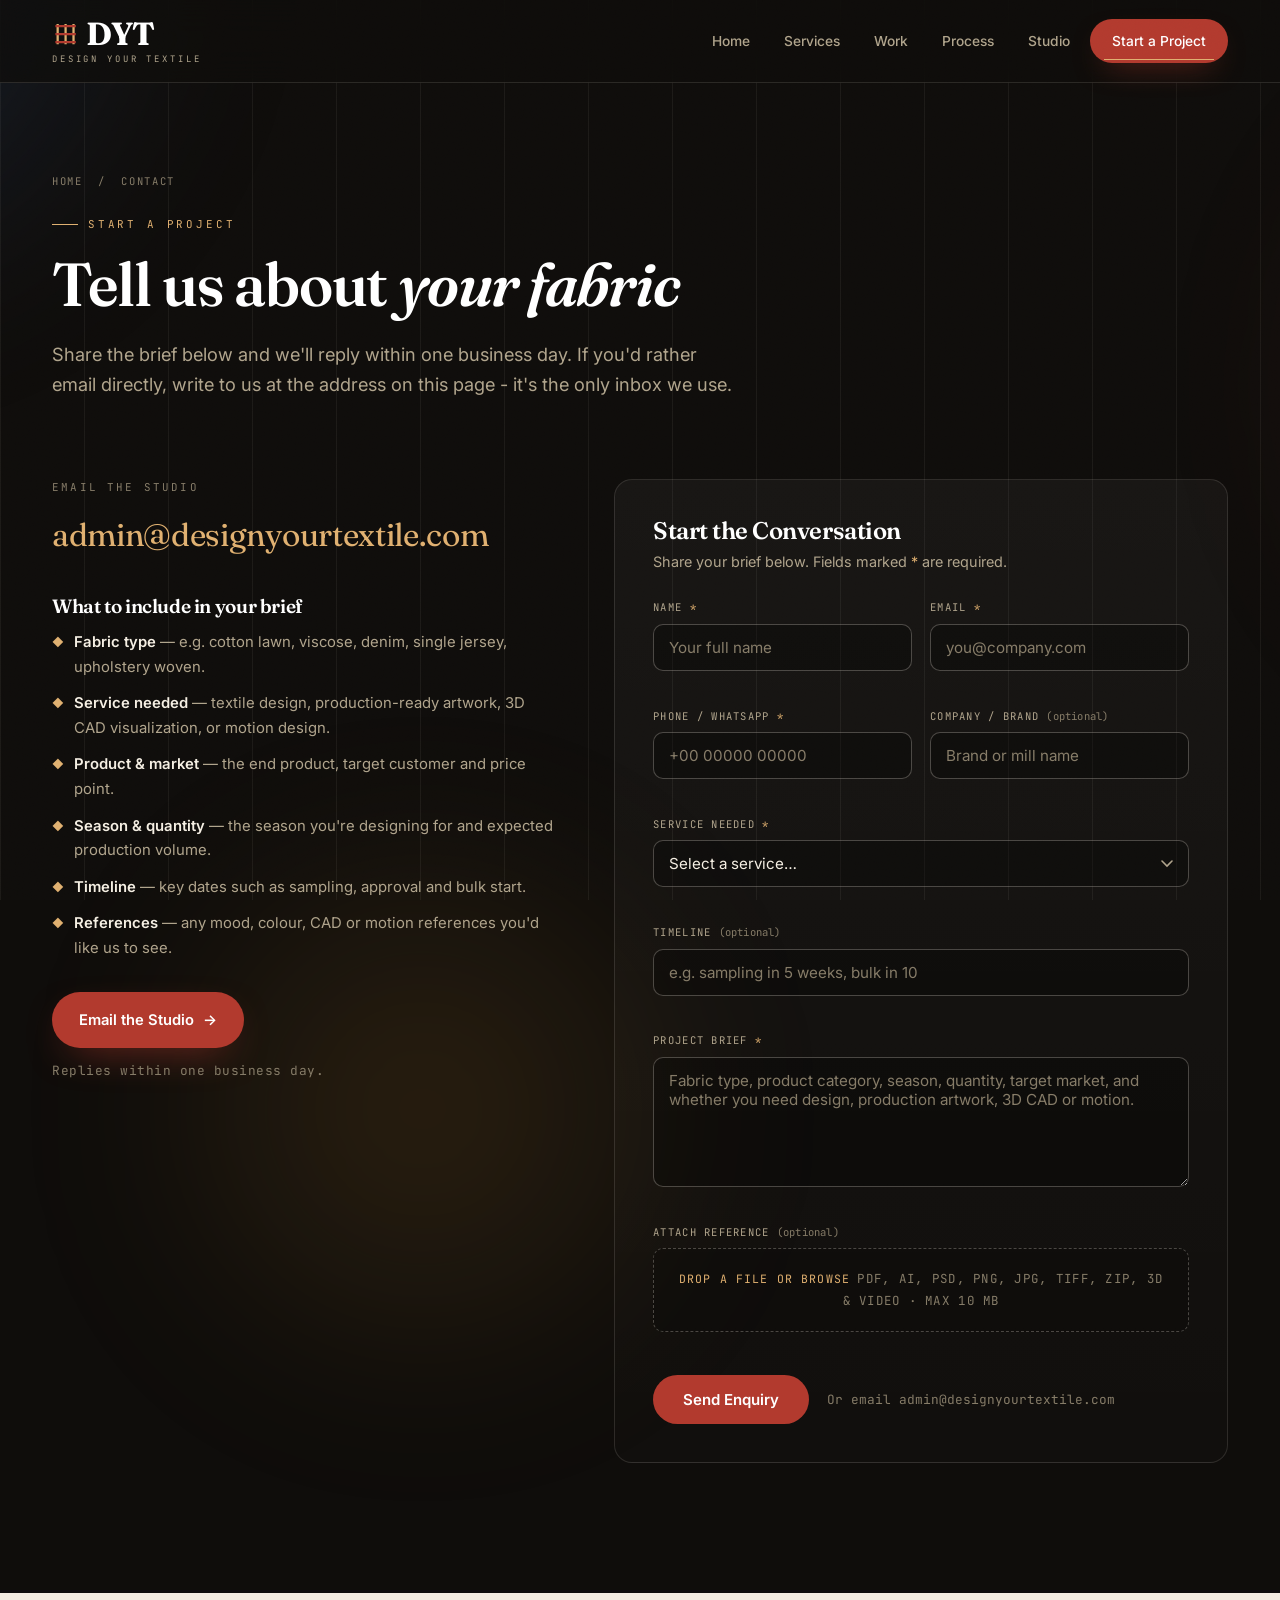
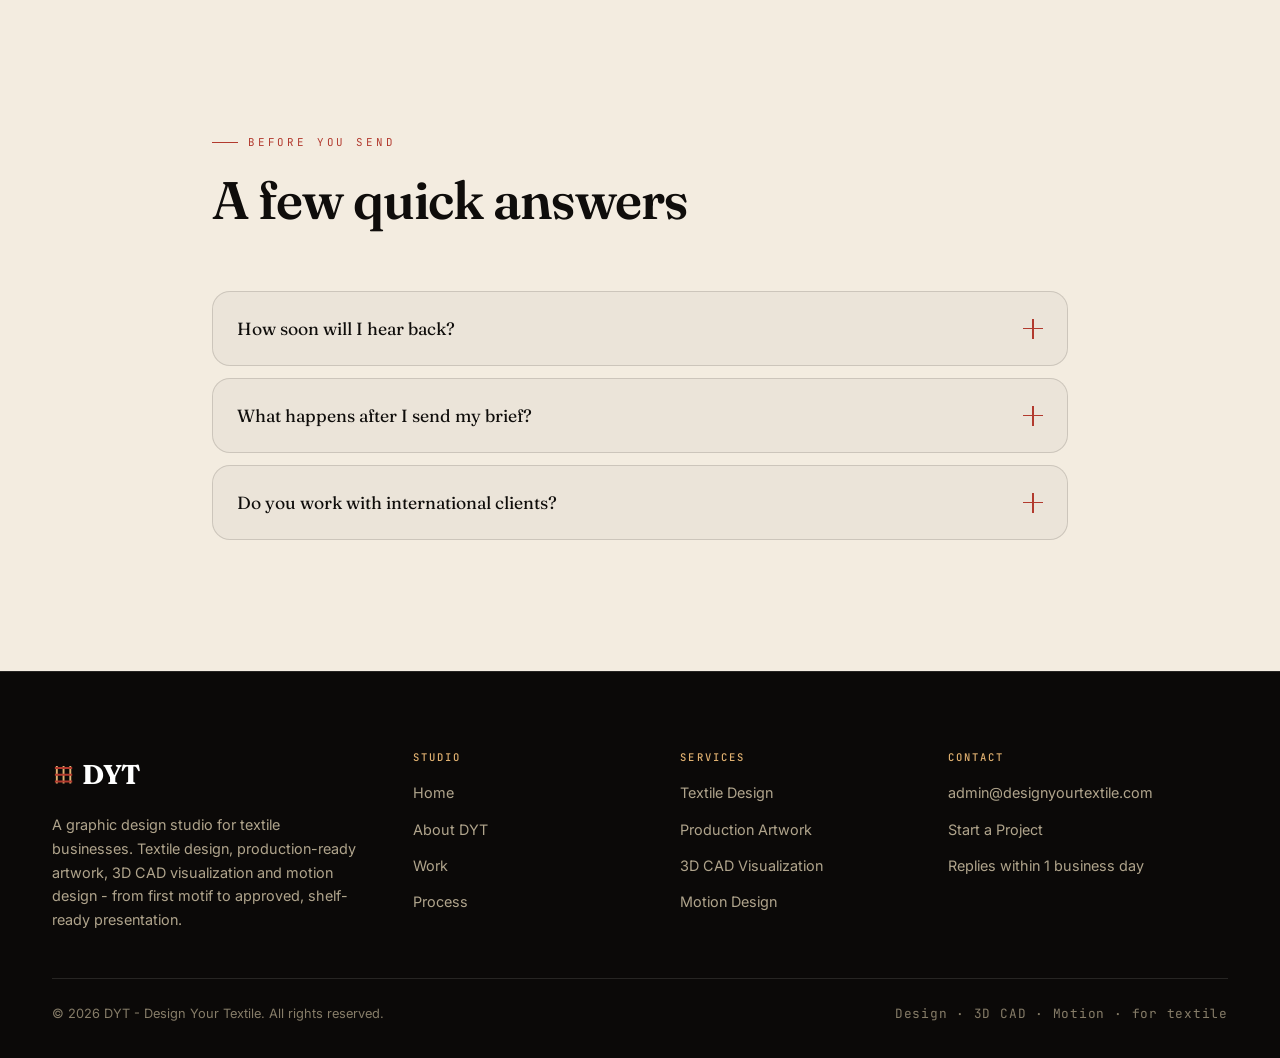
<file: contact.html>
<!DOCTYPE html>
<html lang="en">
<head>
<meta charset="UTF-8">
<meta name="viewport" content="width=device-width, initial-scale=1.0, viewport-fit=cover">
<title>Start a Project | DYT - Textile Design, 3D CAD & Motion</title>
<meta name="description" content="Start a project with DYT. Share your fabric type, product category, season, quantity and timeline for textile design, production-ready artwork, 3D CAD visualization or motion design - and we'll reply within one business day. Contact admin@designyourtextile.com.">
<meta name="keywords" content="contact textile design studio, start textile design project, 3D CAD visualization enquiry, motion design enquiry, textile design brief, DYT contact">
<meta name="author" content="DYT - Design Your Textile">
<meta name="robots" content="index, follow">
<meta name="theme-color" content="#0f0d0b">
<link rel="canonical" href="https://designyourtextile.com/contact.html">
<meta property="og:title" content="Start a Project | DYT - Textile Design, 3D CAD & Motion">
<meta property="og:description" content="Share your brief and we'll reply within one business day.">
<meta property="og:type" content="website">
<meta property="og:site_name" content="DYT - Design Your Textile">
<meta name="twitter:card" content="summary_large_image">
<link rel="preconnect" href="https://fonts.googleapis.com">
<link rel="preconnect" href="https://fonts.gstatic.com" crossorigin>
<link href="https://fonts.googleapis.com/css2?family=Fraunces:ital,opsz,wght@0,9..144,300;0,9..144,400;0,9..144,500;0,9..144,600;0,9..144,700;0,9..144,900;1,9..144,400;1,9..144,500&family=Inter:wght@300;400;500;600;700&family=JetBrains+Mono:wght@400;500;600&display=swap" rel="stylesheet">
<link rel="stylesheet" href="styles.css">
<link rel="icon" href="data:image/svg+xml,%3Csvg xmlns='http://www.w3.org/2000/svg' viewBox='0 0 100 100'%3E%3Crect width='100' height='100' rx='22' fill='%230f0d0b'/%3E%3Cg stroke='%23e0b070' stroke-width='6'%3E%3Cpath d='M26 22v56M50 22v56M74 22v56'/%3E%3Cpath d='M22 26h56M22 50h56M22 74h56' stroke='%23b23a2e'/%3E%3C/g%3E%3C/svg%3E">
<script type="application/ld+json">
{"@context":"https://schema.org","@type":"ContactPage","name":"Start a Project - DYT","url":"https://designyourtextile.com/contact.html","mainEntity":{"@type":"ProfessionalService","name":"DYT - Design Your Textile","email":"admin@designyourtextile.com"}}
</script>
</head>
<body>
<a class="skip-link" href="#main">Skip to content</a>
<div class="grain" aria-hidden="true"></div>
<div class="warp-bg" aria-hidden="true"></div>
<div class="dye" aria-hidden="true"><span class="d1"></span><span class="d2"></span><span class="d3"></span></div>

<header class="site">
<div class="wrap">
<nav class="nav" aria-label="Primary">
<a class="brand" href="index.html" aria-label="DYT - Design Your Textile home">
<span class="brand-mark"><svg class="weave" viewBox="0 0 24 24" fill="none" aria-hidden="true"><g stroke="#e0b070" stroke-width="2"><path d="M5 3v18M12 3v18M19 3v18"/><path d="M3 5h18M3 12h18M3 19h18" stroke="#b23a2e"/></g></svg>DYT</span>
<span class="brand-sub">Design Your Textile</span>
</a>
<button class="menu-toggle" id="menuToggle" aria-expanded="false" aria-controls="navLinks" aria-label="Toggle navigation menu"><span></span><span></span><span></span></button>
<div class="nav-links" id="navLinks">
<a href="index.html">Home</a>
<a href="services.html">Services</a>
<a href="portfolio.html">Work</a>
<a href="process.html">Process</a>
<a href="about.html">Studio</a>
<a href="contact.html" class="nav-cta">Start a Project</a>
</div>
</nav>
</div>
</header>

<main id="main">
<section class="page-hero">
<div class="wrap">
<div class="breadcrumb reveal"><a href="index.html">Home</a> &nbsp;/&nbsp; Contact</div>
<span class="eyebrow reveal">Start a Project</span>
<h1 class="reveal">Tell us about <em>your fabric</em></h1>
<p class="reveal">Share the brief below and we'll reply within one business day. If you'd rather email directly, write to us at the address on this page - it's the only inbox we use.</p>
</div>
</section>

<section class="section" style="padding-top:20px">
<div class="wrap">
<div class="contact-grid">
<div class="contact-info reveal">
<p class="ci-kicker">Email the studio</p>
<a class="email-big" href="mailto:admin@designyourtextile.com">admin@designyourtextile.com</a>
<h3>What to include in your brief</h3>
<ul class="inq">
<li><strong>Fabric type</strong> &mdash; e.g. cotton lawn, viscose, denim, single jersey, upholstery woven.</li>
<li><strong>Service needed</strong> &mdash; textile design, production-ready artwork, 3D CAD visualization, or motion design.</li>
<li><strong>Product &amp; market</strong> &mdash; the end product, target customer and price point.</li>
<li><strong>Season &amp; quantity</strong> &mdash; the season you're designing for and expected production volume.</li>
<li><strong>Timeline</strong> &mdash; key dates such as sampling, approval and bulk start.</li>
<li><strong>References</strong> &mdash; any mood, colour, CAD or motion references you'd like us to see.</li>
</ul>
<div class="contact-quick">
<a class="btn btn-primary" href="mailto:admin@designyourtextile.com?subject=Project%20Enquiry%20%E2%80%94%20DYT">Email the Studio <span class="arw" aria-hidden="true">&rarr;</span></a>
<p class="fine">Replies within one business day.</p>
</div>
</div>
<div class="form-wrap reveal">
<h3 class="form-title">Start the Conversation</h3>
<p class="form-sub">Share your brief below. Fields marked <span class="req">*</span> are required.</p>
<form id="dytEnquiryForm" class="form" action="contact.php" method="POST" enctype="multipart/form-data" novalidate>
<div class="hp" aria-hidden="true"><label for="dyt_company_url">Company Website</label><input type="text" id="dyt_company_url" name="company_url" tabindex="-1" autocomplete="off"></div>
<input type="hidden" name="form_started" id="dytFormStarted" value="">
<input type="hidden" name="form_token" id="dytFormToken" value="">
<div class="form-grid">
<div class="field"><label for="dytName">Name <span class="req">*</span></label><input type="text" id="dytName" name="name" required maxlength="120" autocomplete="name" placeholder="Your full name"><span class="error" data-for="name"></span></div>
<div class="field"><label for="dytEmail">Email <span class="req">*</span></label><input type="email" id="dytEmail" name="email" required maxlength="160" autocomplete="email" placeholder="you@company.com"><span class="error" data-for="email"></span></div>
<div class="field"><label for="dytPhone">Phone / WhatsApp <span class="req">*</span></label><input type="tel" id="dytPhone" name="phone" required maxlength="40" autocomplete="tel" placeholder="+00 00000 00000"><span class="error" data-for="phone"></span></div>
<div class="field"><label for="dytCompany">Company / Brand <span class="opt">(optional)</span></label><input type="text" id="dytCompany" name="company" maxlength="120" autocomplete="organization" placeholder="Brand or mill name"><span class="error" data-for="company"></span></div>
<div class="field field-full"><label for="dytProjectType">Service Needed <span class="req">*</span></label><select id="dytProjectType" name="project_type" required><option value="">Select a service&hellip;</option><option>Textile Design &amp; Surface Pattern</option><option>Production-Ready Artwork &amp; Tech Packs</option><option>3D CAD Visualization</option><option>Motion Design</option><option>Full Package / Multiple Services</option><option>Not sure yet &mdash; need advice</option></select><span class="error" data-for="project_type"></span></div>
<div class="field field-full"><label for="dytTimeline">Timeline <span class="opt">(optional)</span></label><input type="text" id="dytTimeline" name="timeline" maxlength="160" placeholder="e.g. sampling in 5 weeks, bulk in 10"><span class="error" data-for="timeline"></span></div>
<div class="field field-full"><label for="dytMessage">Project Brief <span class="req">*</span></label><textarea id="dytMessage" name="message" required maxlength="3000" placeholder="Fabric type, product category, season, quantity, target market, and whether you need design, production artwork, 3D CAD or motion."></textarea><span class="error" data-for="message"></span></div>
<div class="field field-full"><label for="dytFile">Attach Reference <span class="opt">(optional)</span></label>
<label class="file-drop" id="dytFileDrop" for="dytFile">
<input type="file" id="dytFile" name="attachment" accept=".pdf,.ai,.psd,.png,.jpg,.jpeg,.webp,.zip,.rar,.tif,.tiff,.obj,.fbx,.blend,.mp4,.mov">
<span class="fd-ico">Drop a file or browse</span>
<span class="fd-hint">PDF, AI, PSD, PNG, JPG, TIFF, ZIP, 3D &amp; video &middot; max 10 MB</span>
<span class="fd-name" id="dytFileName"></span>
</label>
<span class="error" data-for="attachment"></span></div>
<div class="submit-row">
<button type="submit" class="submit-btn" id="dytSubmit"><span class="sp" aria-hidden="true"></span>Send Enquiry</button>
<p class="fine" style="color:var(--muted-2);font-size:.8rem;font-family:'JetBrains Mono',monospace">Or email admin@designyourtextile.com</p>
</div>
<div class="status" id="dytStatus" role="status" aria-live="polite"></div>
</div>
</form>
</div>
</div>
</div>
</section>

<section class="section section-paper">
<div class="wrap wrap-narrow">
<div class="section-head reveal">
<span class="eyebrow" style="color:var(--madder)">Before You Send</span>
<h2 class="section-title">A few quick answers</h2>
</div>
<div class="faq-list">
<details class="faq reveal"><summary>How soon will I hear back?<span class="pm" aria-hidden="true"></span></summary><div class="ans"><p>Within one business day. Every enquiry goes to <a href="mailto:admin@designyourtextile.com" style="color:var(--madder)">admin@designyourtextile.com</a> and is reviewed personally.</p></div></details>
<details class="faq reveal"><summary>What happens after I send my brief?<span class="pm" aria-hidden="true"></span></summary><div class="ans"><p>We review the brief, ask any clarifying questions, and come back with a proposed scope, approach and timeline - whether that's design, production artwork, 3D CAD, motion, or a combination. If it's a fit, we agree terms and begin with the research stage.</p></div></details>
<details class="faq reveal"><summary>Do you work with international clients?<span class="pm" aria-hidden="true"></span></summary><div class="ans"><p>Yes. We work with brands, mills and labels worldwide and coordinate with suppliers in different time zones as part of the sampling, 3D review and handover stages.</p></div></details>
</div>
</div>
</section>
</main>

<footer class="site">
<div class="wrap">
<div class="foot-grid">
<div class="foot-brand">
<span class="brand-mark"><svg class="weave" viewBox="0 0 24 24" fill="none" aria-hidden="true"><g stroke="#e0b070" stroke-width="2"><path d="M5 3v18M12 3v18M19 3v18"/><path d="M3 5h18M3 12h18M3 19h18" stroke="#b23a2e"/></g></svg>DYT</span>
<p>A graphic design studio for textile businesses. Textile design, production-ready artwork, 3D CAD visualization and motion design - from first motif to approved, shelf-ready presentation.</p>
</div>
<div class="foot-col"><h4>Studio</h4><ul><li><a href="index.html">Home</a></li><li><a href="about.html">About DYT</a></li><li><a href="portfolio.html">Work</a></li><li><a href="process.html">Process</a></li></ul></div>
<div class="foot-col"><h4>Services</h4><ul><li><a href="services.html#design">Textile Design</a></li><li><a href="services.html#production">Production Artwork</a></li><li><a href="services.html#cad">3D CAD Visualization</a></li><li><a href="services.html#motion">Motion Design</a></li></ul></div>
<div class="foot-col"><h4>Contact</h4><ul><li><a href="mailto:admin@designyourtextile.com">admin@designyourtextile.com</a></li><li><a href="contact.html">Start a Project</a></li><li><span style="color:var(--muted);font-size:.9rem">Replies within 1 business day</span></li></ul></div>
</div>
<div class="foot-bottom">
<span>&copy; <span id="y"></span> DYT - Design Your Textile. All rights reserved.</span>
<span class="thread-note">Design &middot; 3D CAD &middot; Motion &middot; for textile</span>
</div>
</div>
</footer>
<script>document.getElementById('y').textContent=new Date().getFullYear();</script>
<script src="script.js"></script>
</body>
</html>
</file>
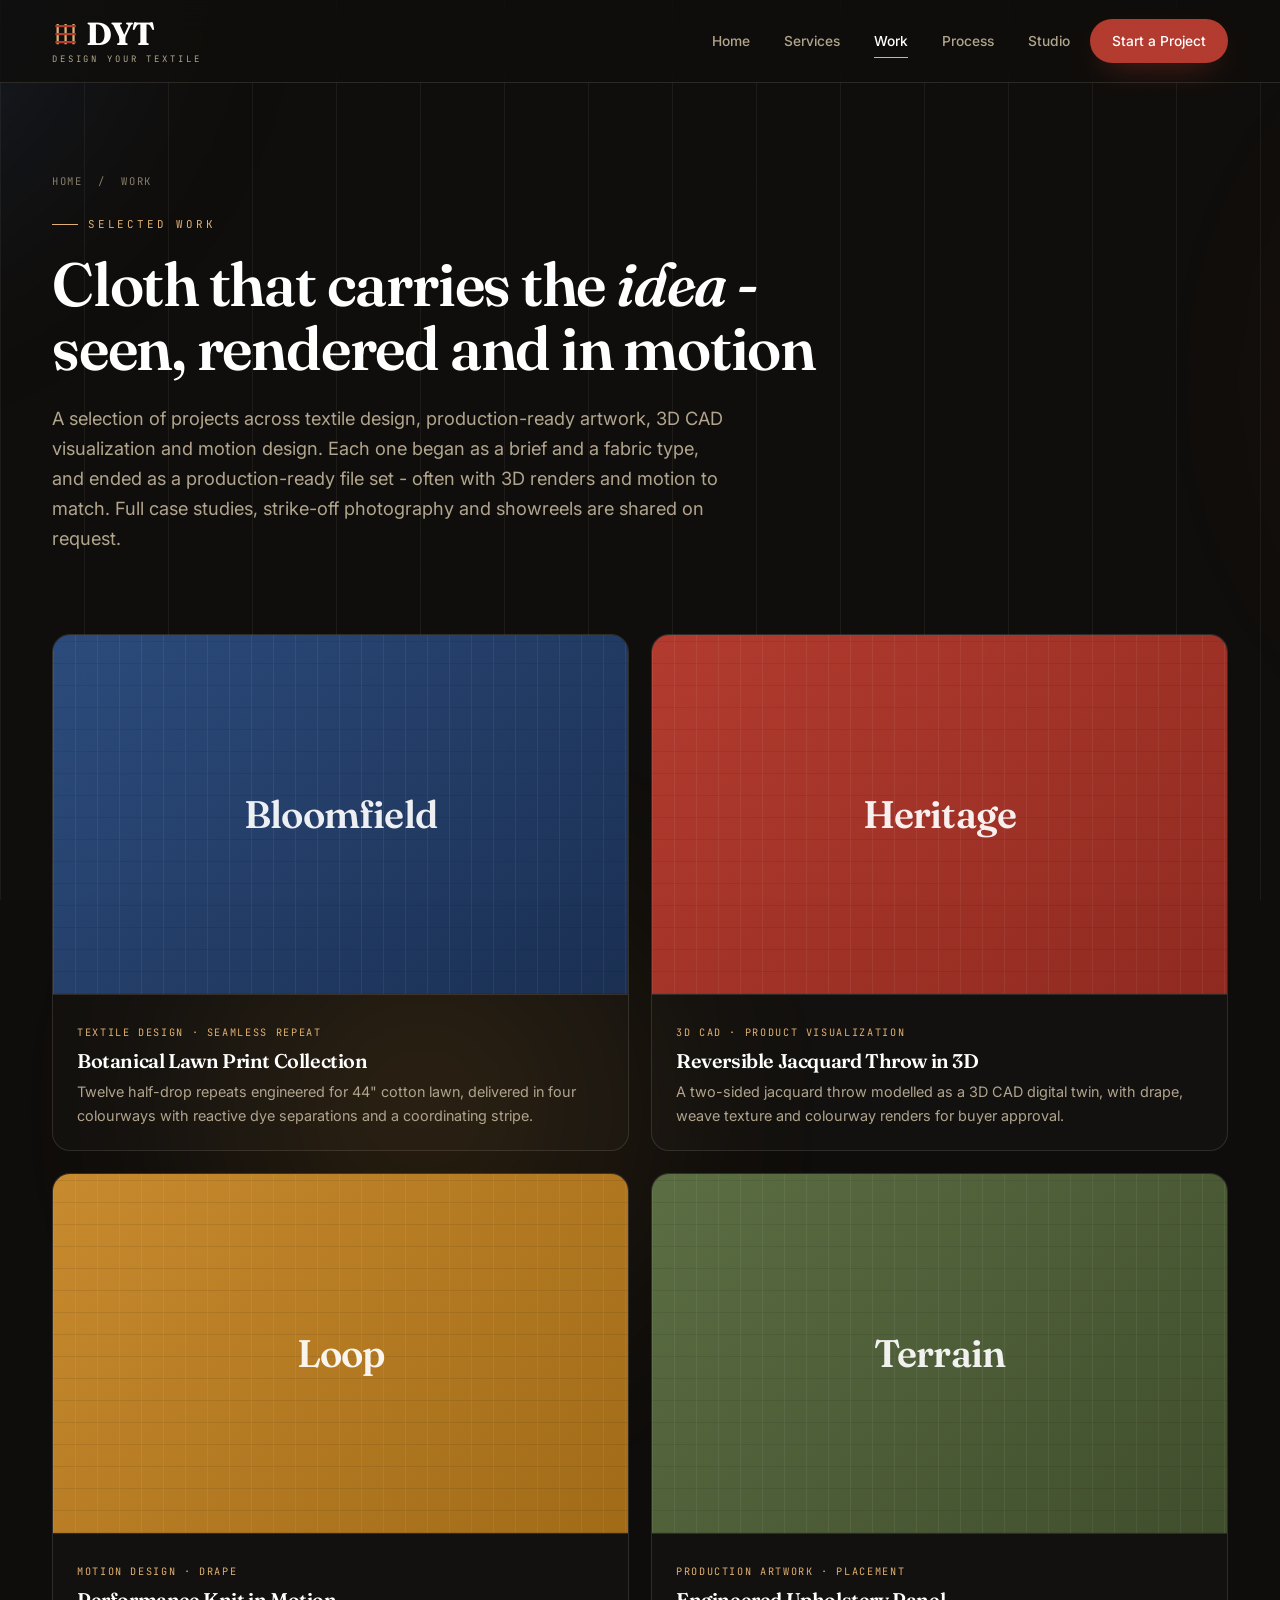
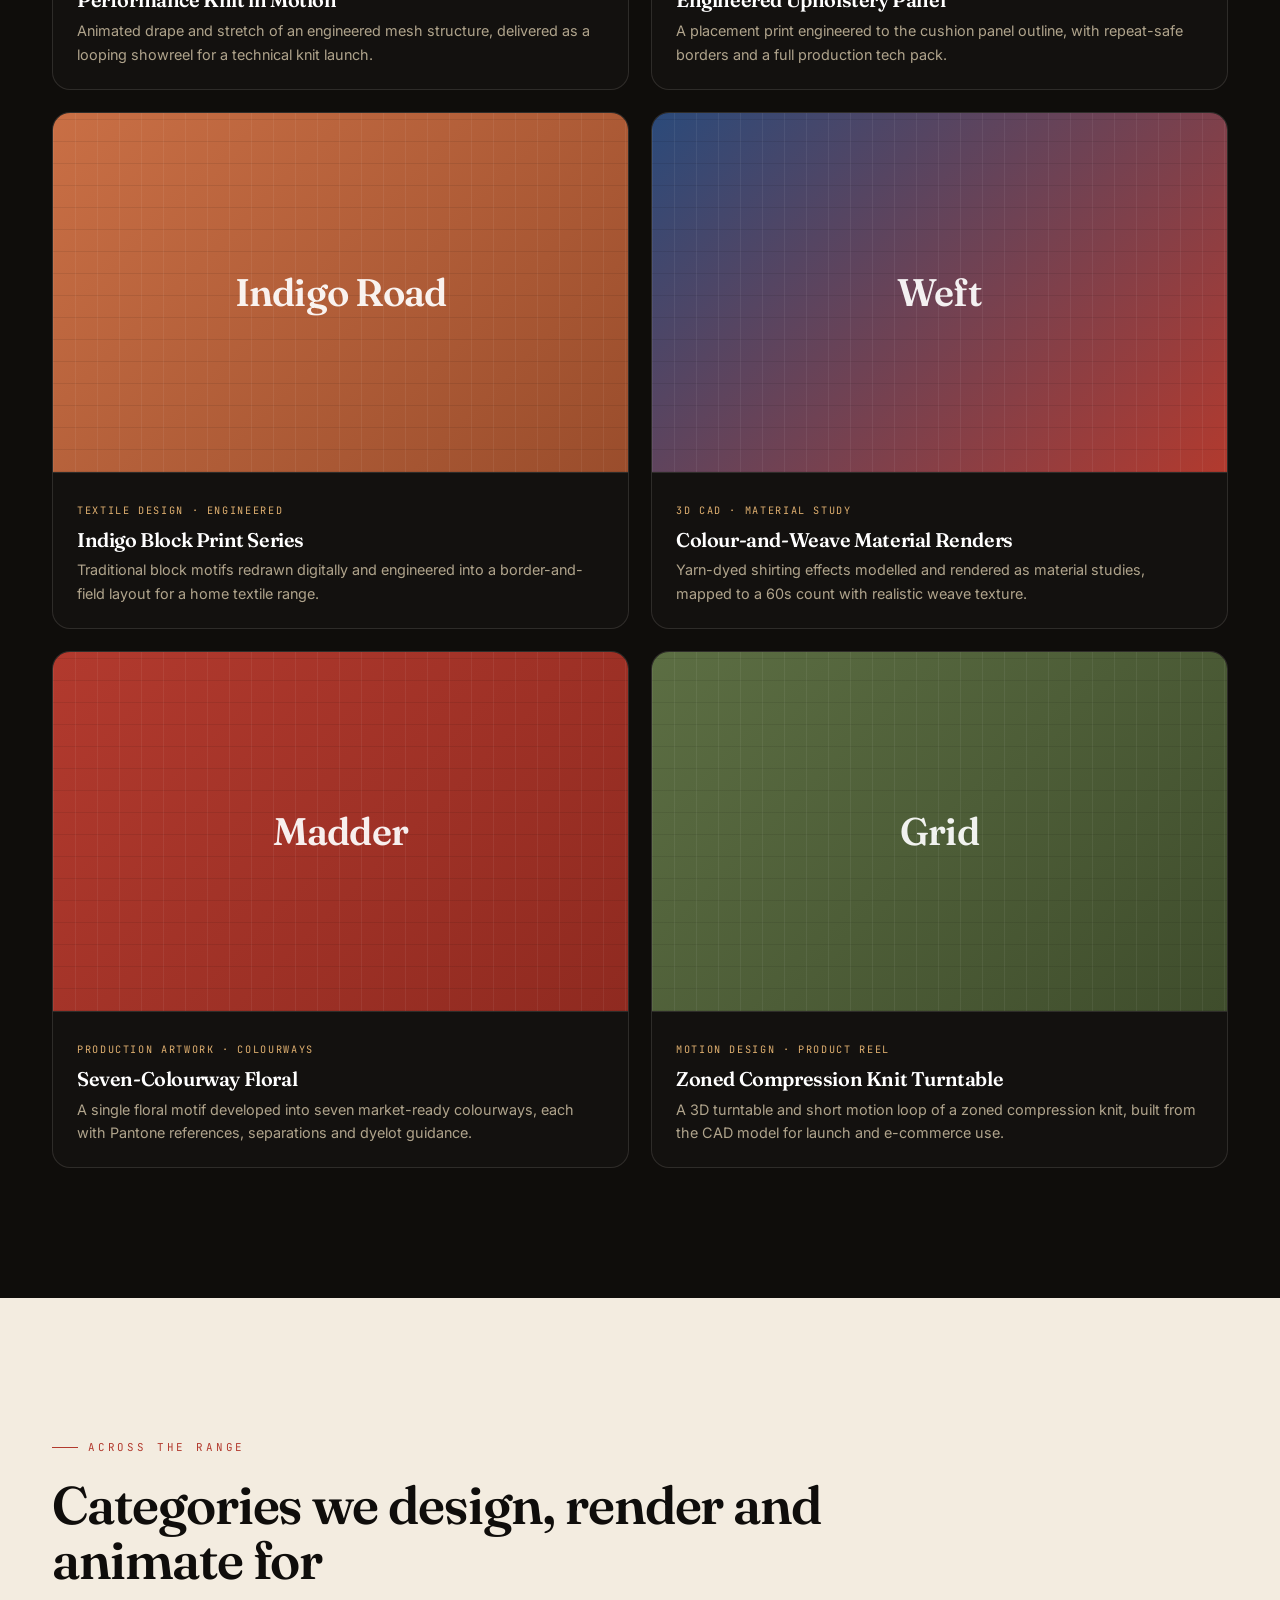
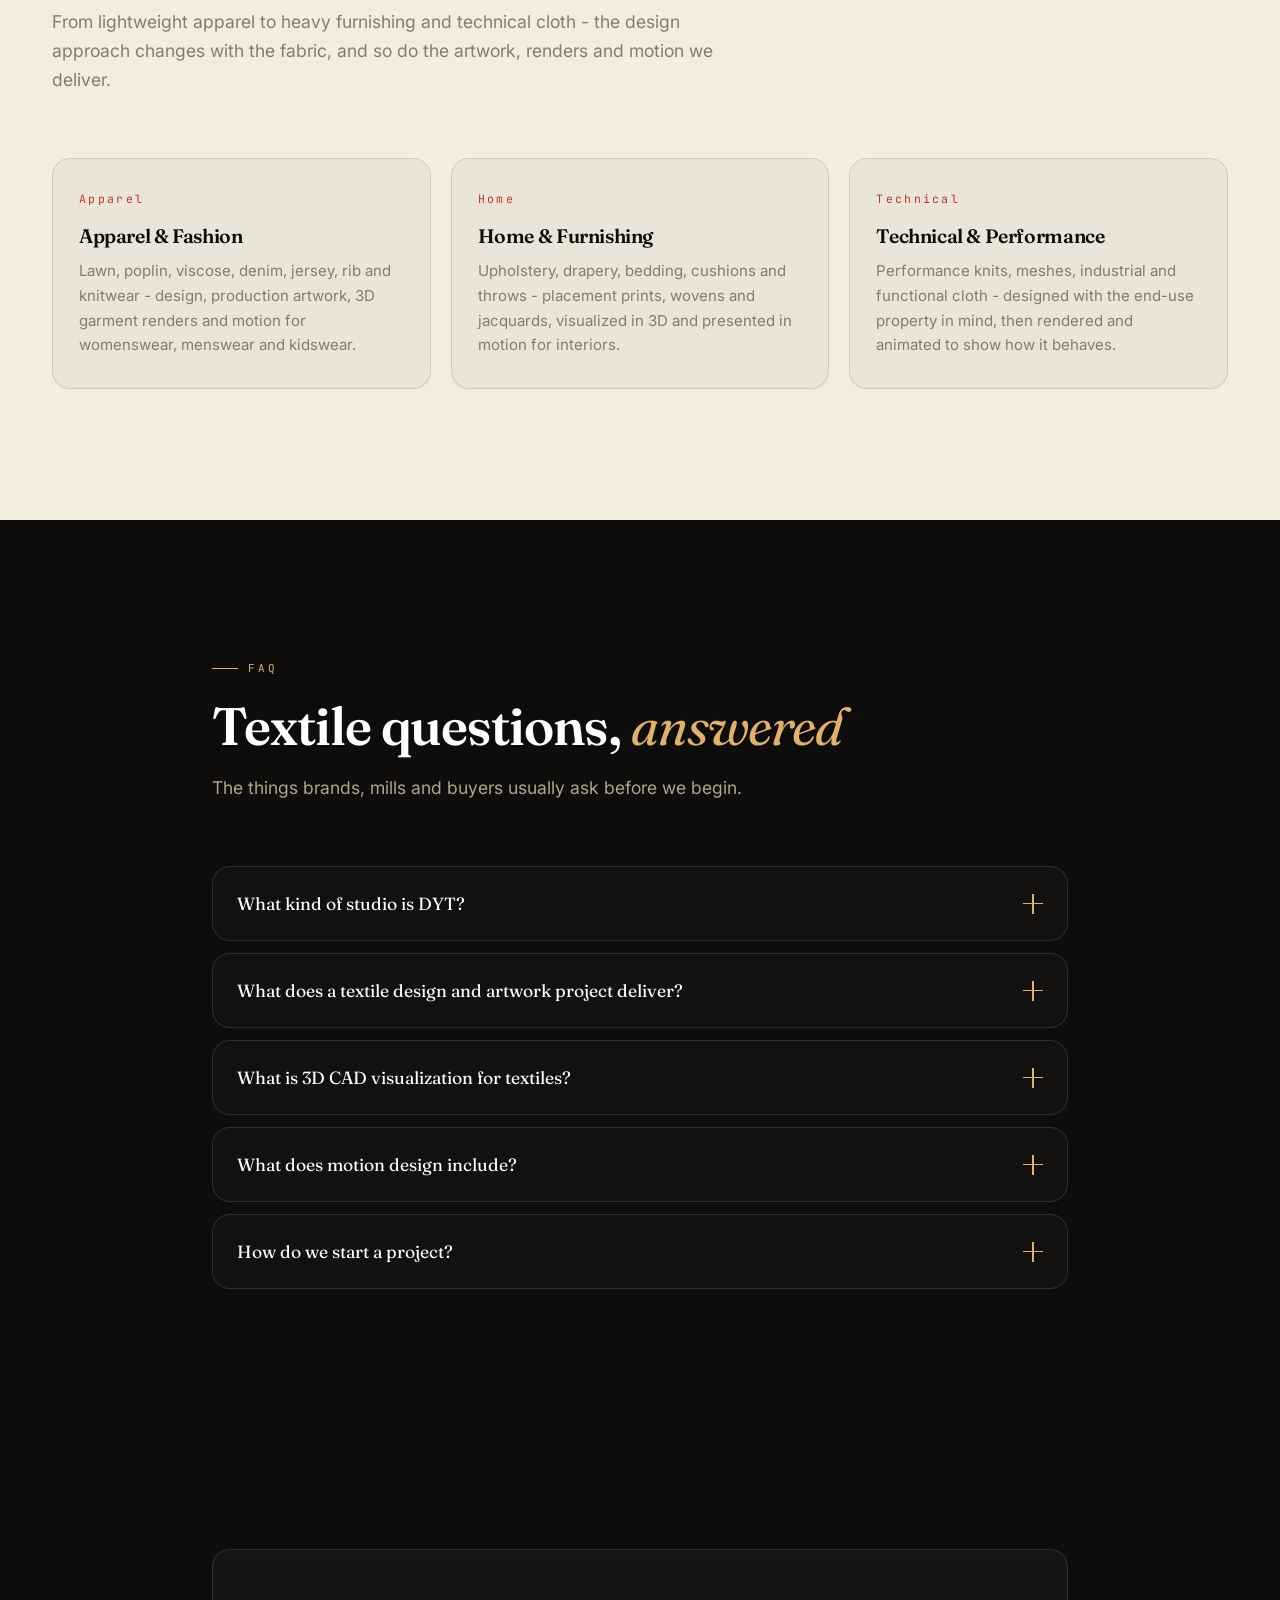
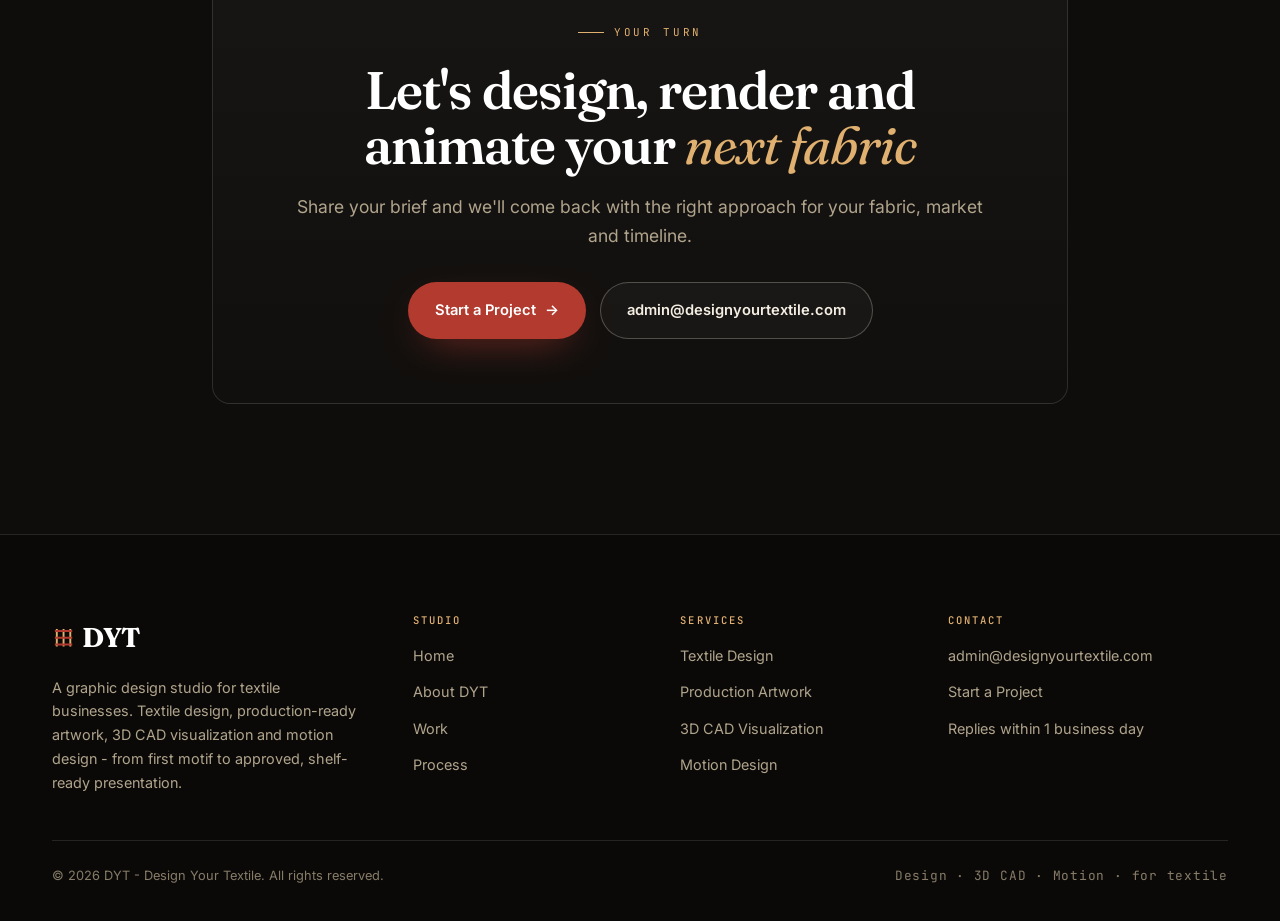
<file: portfolio.html>
<!DOCTYPE html>
<html lang="en">
<head>
<meta charset="UTF-8">
<meta name="viewport" content="width=device-width, initial-scale=1.0, viewport-fit=cover">
<title>Work | DYT - Textile Design, 3D CAD & Motion Studio</title>
<meta name="description" content="Selected work by DYT - textile design and print collections, production-ready artwork, 3D CAD visualization of fabric and products, and motion design for textile brands across fashion, home and technical textiles.">
<meta name="keywords" content="textile design portfolio, print design portfolio, production artwork, 3D CAD visualization, fabric 3D render, motion design portfolio, textile animation, DYT Design Your Textile">
<meta name="author" content="DYT - Design Your Textile">
<meta name="robots" content="index, follow">
<meta name="theme-color" content="#0f0d0b">
<link rel="canonical" href="https://designyourtextile.com/portfolio.html">
<meta property="og:title" content="Work | DYT - Textile Design, 3D CAD & Motion Studio">
<meta property="og:description" content="Textile design, production artwork, 3D CAD visualization and motion design work.">
<meta property="og:type" content="website">
<meta property="og:site_name" content="DYT - Design Your Textile">
<meta name="twitter:card" content="summary_large_image">
<link rel="preconnect" href="https://fonts.googleapis.com">
<link rel="preconnect" href="https://fonts.gstatic.com" crossorigin>
<link href="https://fonts.googleapis.com/css2?family=Fraunces:ital,opsz,wght@0,9..144,300;0,9..144,400;0,9..144,500;0,9..144,600;0,9..144,700;0,9..144,900;1,9..144,400;1,9..144,500&family=Inter:wght@300;400;500;600;700&family=JetBrains+Mono:wght@400;500;600&display=swap" rel="stylesheet">
<link rel="stylesheet" href="styles.css">
<link rel="icon" href="data:image/svg+xml,%3Csvg xmlns='http://www.w3.org/2000/svg' viewBox='0 0 100 100'%3E%3Crect width='100' height='100' rx='22' fill='%230f0d0b'/%3E%3Cg stroke='%23e0b070' stroke-width='6'%3E%3Cpath d='M26 22v56M50 22v56M74 22v56'/%3E%3Cpath d='M22 26h56M22 50h56M22 74h56' stroke='%23b23a2e'/%3E%3C/g%3E%3C/svg%3E">
</head>
<body>
<a class="skip-link" href="#main">Skip to content</a>
<div class="grain" aria-hidden="true"></div>
<div class="warp-bg" aria-hidden="true"></div>
<div class="dye" aria-hidden="true"><span class="d1"></span><span class="d2"></span><span class="d3"></span></div>

<header class="site">
<div class="wrap">
<nav class="nav" aria-label="Primary">
<a class="brand" href="index.html" aria-label="DYT - Design Your Textile home">
<span class="brand-mark"><svg class="weave" viewBox="0 0 24 24" fill="none" aria-hidden="true"><g stroke="#e0b070" stroke-width="2"><path d="M5 3v18M12 3v18M19 3v18"/><path d="M3 5h18M3 12h18M3 19h18" stroke="#b23a2e"/></g></svg>DYT</span>
<span class="brand-sub">Design Your Textile</span>
</a>
<button class="menu-toggle" id="menuToggle" aria-expanded="false" aria-controls="navLinks" aria-label="Toggle navigation menu"><span></span><span></span><span></span></button>
<div class="nav-links" id="navLinks">
<a href="index.html">Home</a>
<a href="services.html">Services</a>
<a href="portfolio.html">Work</a>
<a href="process.html">Process</a>
<a href="about.html">Studio</a>
<a href="contact.html" class="nav-cta">Start a Project</a>
</div>
</nav>
</div>
</header>

<main id="main">
<section class="page-hero">
<div class="wrap">
<div class="breadcrumb reveal"><a href="index.html">Home</a> &nbsp;/&nbsp; Work</div>
<span class="eyebrow reveal">Selected Work</span>
<h1 class="reveal">Cloth that carries the <em>idea</em> - seen, rendered and in motion</h1>
<p class="reveal">A selection of projects across textile design, production-ready artwork, 3D CAD visualization and motion design. Each one began as a brief and a fabric type, and ended as a production-ready file set - often with 3D renders and motion to match. Full case studies, strike-off photography and showreels are shared on request.</p>
</div>
</section>

<section class="section" style="padding-top:20px">
<div class="wrap">
<div class="work-grid">
<article class="work-card reveal"><div class="work-visual v1"><span class="work-mark">Bloomfield</span></div><div class="work-meta"><span class="work-cat">Textile Design &middot; Seamless Repeat</span><h3>Botanical Lawn Print Collection</h3><p>Twelve half-drop repeats engineered for 44" cotton lawn, delivered in four colourways with reactive dye separations and a coordinating stripe.</p></div></article>
<article class="work-card reveal"><div class="work-visual v2"><span class="work-mark">Heritage</span></div><div class="work-meta"><span class="work-cat">3D CAD &middot; Product Visualization</span><h3>Reversible Jacquard Throw in 3D</h3><p>A two-sided jacquard throw modelled as a 3D CAD digital twin, with drape, weave texture and colourway renders for buyer approval.</p></div></article>
<article class="work-card reveal"><div class="work-visual v3"><span class="work-mark">Loop</span></div><div class="work-meta"><span class="work-cat">Motion Design &middot; Drape</span><h3>Performance Knit in Motion</h3><p>Animated drape and stretch of an engineered mesh structure, delivered as a looping showreel for a technical knit launch.</p></div></article>
<article class="work-card reveal"><div class="work-visual v4"><span class="work-mark">Terrain</span></div><div class="work-meta"><span class="work-cat">Production Artwork &middot; Placement</span><h3>Engineered Upholstery Panel</h3><p>A placement print engineered to the cushion panel outline, with repeat-safe borders and a full production tech pack.</p></div></article>
<article class="work-card reveal"><div class="work-visual v5"><span class="work-mark">Indigo Road</span></div><div class="work-meta"><span class="work-cat">Textile Design &middot; Engineered</span><h3>Indigo Block Print Series</h3><p>Traditional block motifs redrawn digitally and engineered into a border-and-field layout for a home textile range.</p></div></article>
<article class="work-card reveal"><div class="work-visual v6"><span class="work-mark">Weft</span></div><div class="work-meta"><span class="work-cat">3D CAD &middot; Material Study</span><h3>Colour-and-Weave Material Renders</h3><p>Yarn-dyed shirting effects modelled and rendered as material studies, mapped to a 60s count with realistic weave texture.</p></div></article>
<article class="work-card reveal"><div class="work-visual v2"><span class="work-mark">Madder</span></div><div class="work-meta"><span class="work-cat">Production Artwork &middot; Colourways</span><h3>Seven-Colourway Floral</h3><p>A single floral motif developed into seven market-ready colourways, each with Pantone references, separations and dyelot guidance.</p></div></article>
<article class="work-card reveal"><div class="work-visual v4"><span class="work-mark">Grid</span></div><div class="work-meta"><span class="work-cat">Motion Design &middot; Product Reel</span><h3>Zoned Compression Knit Turntable</h3><p>A 3D turntable and short motion loop of a zoned compression knit, built from the CAD model for launch and e-commerce use.</p></div></article>
</div>
</div>
</section>

<section class="section section-paper">
<div class="wrap">
<div class="section-head reveal">
<span class="eyebrow" style="color:var(--madder)">Across the Range</span>
<h2 class="section-title">Categories we design, render and animate for</h2>
<p class="section-lead">From lightweight apparel to heavy furnishing and technical cloth - the design approach changes with the fabric, and so do the artwork, renders and motion we deliver.</p>
</div>
<div class="grid-3">
<article class="why-card reveal" style="background:rgba(15,13,11,.03);border-color:rgba(15,13,11,.12)"><span class="why-idx" style="color:var(--madder)">Apparel</span><h3 style="color:var(--ink)">Apparel &amp; Fashion</h3><p style="color:var(--muted-2)">Lawn, poplin, viscose, denim, jersey, rib and knitwear - design, production artwork, 3D garment renders and motion for womenswear, menswear and kidswear.</p></article>
<article class="why-card reveal" style="background:rgba(15,13,11,.03);border-color:rgba(15,13,11,.12)"><span class="why-idx" style="color:var(--madder)">Home</span><h3 style="color:var(--ink)">Home &amp; Furnishing</h3><p style="color:var(--muted-2)">Upholstery, drapery, bedding, cushions and throws - placement prints, wovens and jacquards, visualized in 3D and presented in motion for interiors.</p></article>
<article class="why-card reveal" style="background:rgba(15,13,11,.03);border-color:rgba(15,13,11,.12)"><span class="why-idx" style="color:var(--madder)">Technical</span><h3 style="color:var(--ink)">Technical &amp; Performance</h3><p style="color:var(--muted-2)">Performance knits, meshes, industrial and functional cloth - designed with the end-use property in mind, then rendered and animated to show how it behaves.</p></article>
</div>
</div>
</section>

<section class="section" id="faq">
<div class="wrap wrap-narrow">
<div class="section-head reveal">
<span class="eyebrow">FAQ</span>
<h2 class="section-title">Textile questions, <em>answered</em></h2>
<p class="section-lead">The things brands, mills and buyers usually ask before we begin.</p>
</div>
<div class="faq-list">
<details class="faq reveal"><summary>What kind of studio is DYT?<span class="pm" aria-hidden="true"></span></summary><div class="ans"><p>DYT is a graphic design studio specialized in textile businesses. We combine textile design, production-ready artwork, 3D CAD visualization and motion design - so a fabric concept can be designed, visualized, animated and produced under one roof.</p></div></details>
<details class="faq reveal"><summary>What does a textile design and artwork project deliver?<span class="pm" aria-hidden="true"></span></summary><div class="ans"><p>Typically seamless repeat tiles, layered source files, colour-separated production files, colourway variants, mill-ready tech packs, strike-off artwork and repeat metadata such as repeat size in cm, DPI and Pantone references.</p></div></details>
<details class="faq reveal"><summary>What is 3D CAD visualization for textiles?<span class="pm" aria-hidden="true"></span></summary><div class="ans"><p>It turns a flat design into a realistic digital twin - fabric drape, garment or home product mockups, material and colourway renders - so the look can be approved before anything is sampled.</p></div></details>
<details class="faq reveal"><summary>What does motion design include?<span class="pm" aria-hidden="true"></span></summary><div class="ans"><p>Animated drape and flow, print repeat motion, product turntables and collection showreels - motion assets built for launches, e-commerce and social, all from the same designs and 3D models.</p></div></details>
<details class="faq reveal"><summary>How do we start a project?<span class="pm" aria-hidden="true"></span></summary><div class="ans"><p>Email <a href="mailto:admin@designyourtextile.com" style="color:var(--thread)">admin@designyourtextile.com</a> with your fabric type, product category, season, quantity, target market and timeline. We reply within one business day with a scope and next steps.</p></div></details>
</div>
</div>
</section>

<section class="section" id="cta">
<div class="wrap wrap-narrow">
<div class="form-wrap" style="text-align:center;padding:clamp(38px,6vw,64px)">
<span class="eyebrow" style="justify-content:center">Your Turn</span>
<h2 class="section-title" style="margin:0 auto;text-align:center">Let's design, render and animate your <em>next fabric</em></h2>
<p class="section-lead" style="margin:20px auto 0;text-align:center">Share your brief and we'll come back with the right approach for your fabric, market and timeline.</p>
<div style="display:flex;gap:14px;flex-wrap:wrap;justify-content:center;margin-top:32px">
<a class="btn btn-primary" href="contact.html">Start a Project <span class="arw" aria-hidden="true">&rarr;</span></a>
<a class="btn btn-ghost" href="mailto:admin@designyourtextile.com">admin@designyourtextile.com</a>
</div>
</div>
</div>
</section>
</main>

<footer class="site">
<div class="wrap">
<div class="foot-grid">
<div class="foot-brand">
<span class="brand-mark"><svg class="weave" viewBox="0 0 24 24" fill="none" aria-hidden="true"><g stroke="#e0b070" stroke-width="2"><path d="M5 3v18M12 3v18M19 3v18"/><path d="M3 5h18M3 12h18M3 19h18" stroke="#b23a2e"/></g></svg>DYT</span>
<p>A graphic design studio for textile businesses. Textile design, production-ready artwork, 3D CAD visualization and motion design - from first motif to approved, shelf-ready presentation.</p>
</div>
<div class="foot-col"><h4>Studio</h4><ul><li><a href="index.html">Home</a></li><li><a href="about.html">About DYT</a></li><li><a href="portfolio.html">Work</a></li><li><a href="process.html">Process</a></li></ul></div>
<div class="foot-col"><h4>Services</h4><ul><li><a href="services.html#design">Textile Design</a></li><li><a href="services.html#production">Production Artwork</a></li><li><a href="services.html#cad">3D CAD Visualization</a></li><li><a href="services.html#motion">Motion Design</a></li></ul></div>
<div class="foot-col"><h4>Contact</h4><ul><li><a href="mailto:admin@designyourtextile.com">admin@designyourtextile.com</a></li><li><a href="contact.html">Start a Project</a></li><li><span style="color:var(--muted);font-size:.9rem">Replies within 1 business day</span></li></ul></div>
</div>
<div class="foot-bottom">
<span>&copy; <span id="y"></span> DYT - Design Your Textile. All rights reserved.</span>
<span class="thread-note">Design &middot; 3D CAD &middot; Motion &middot; for textile</span>
</div>
</div>
</footer>
<script>document.getElementById('y').textContent=new Date().getFullYear();</script>
<script src="script.js"></script>
</body>
</html>
</file>
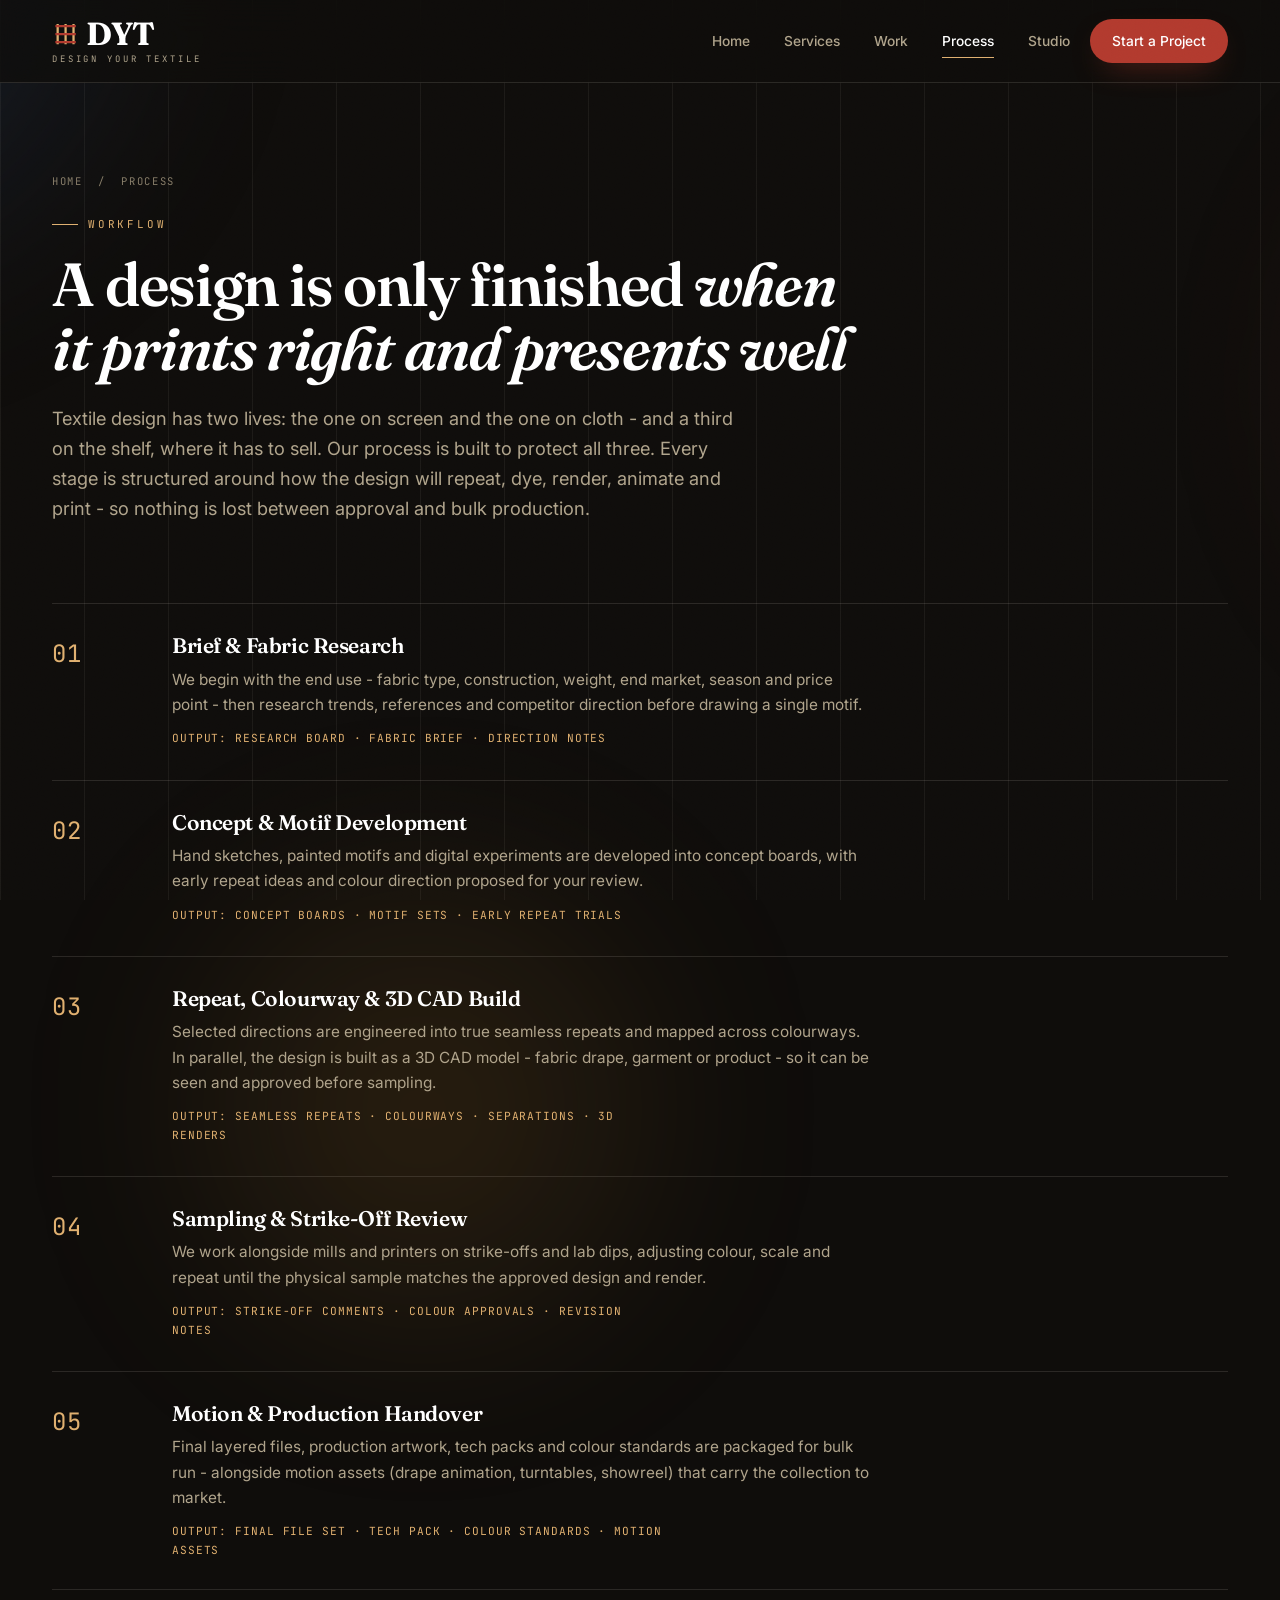
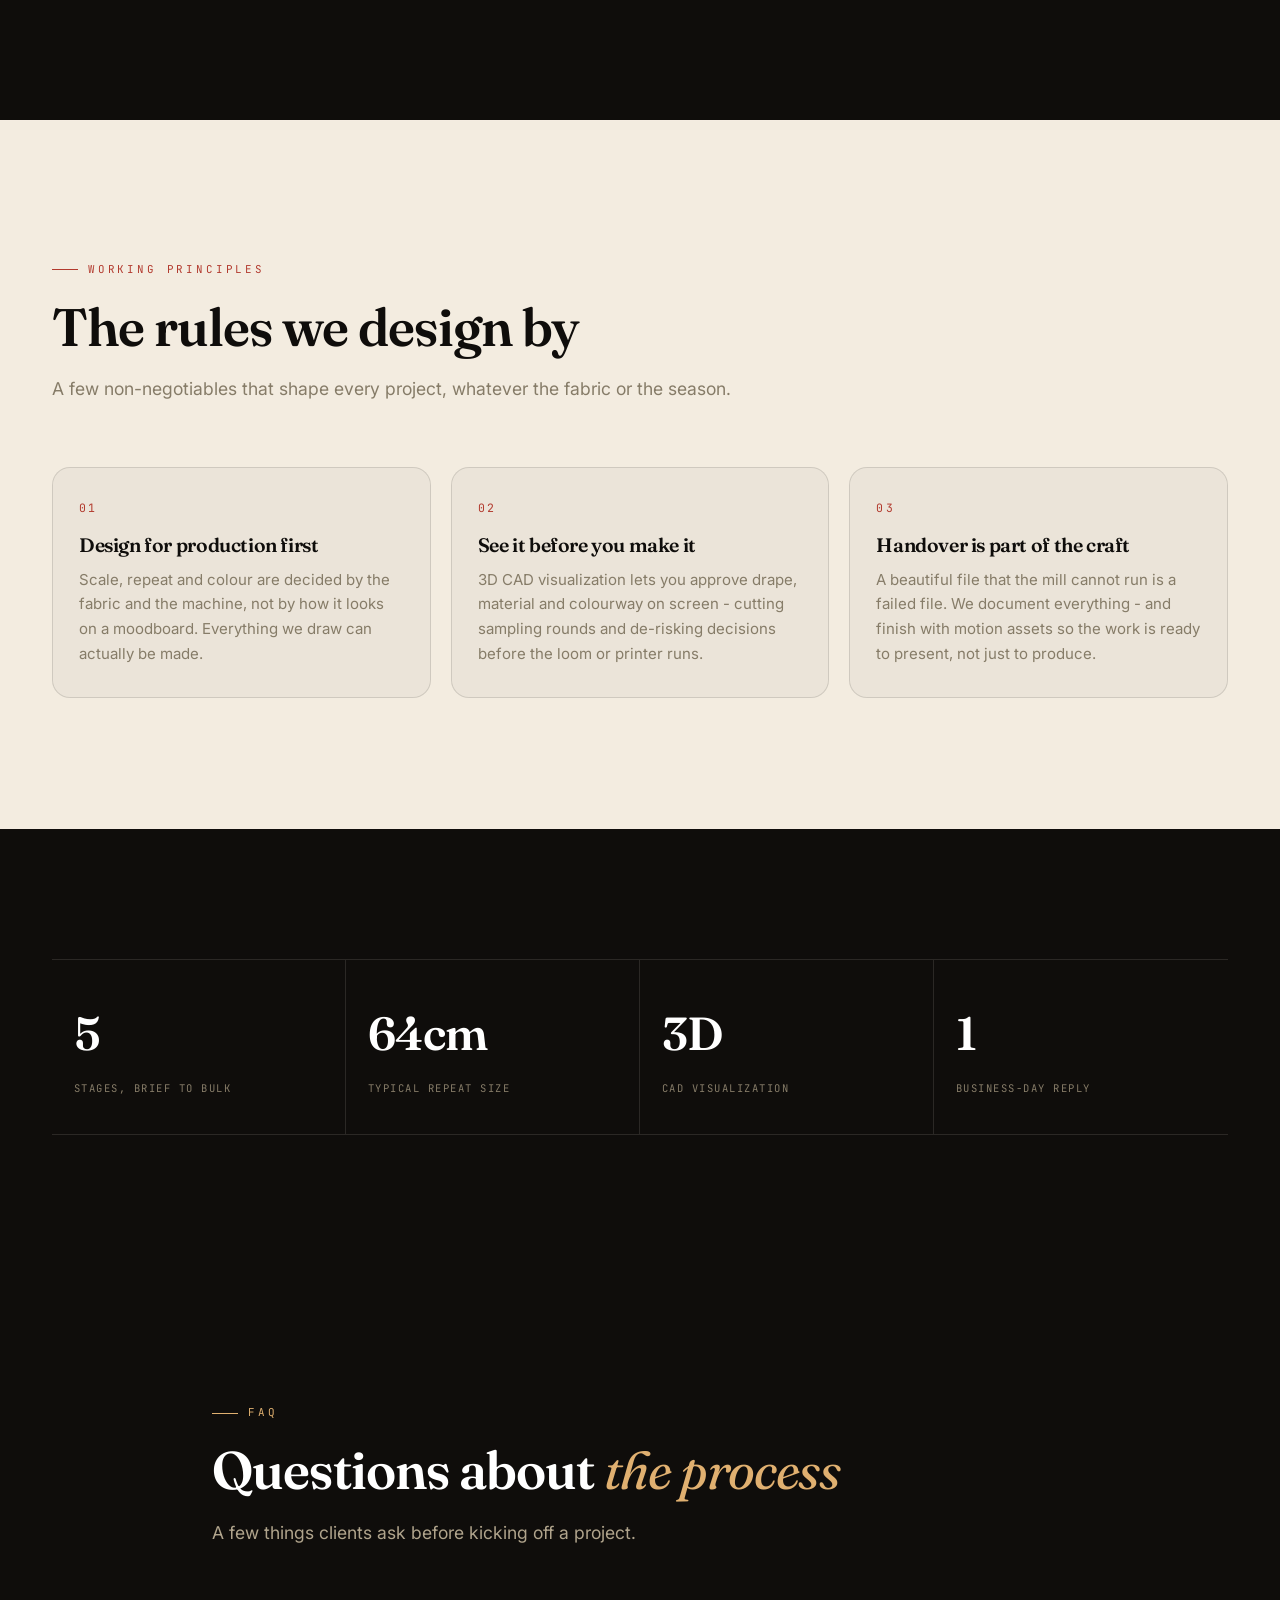
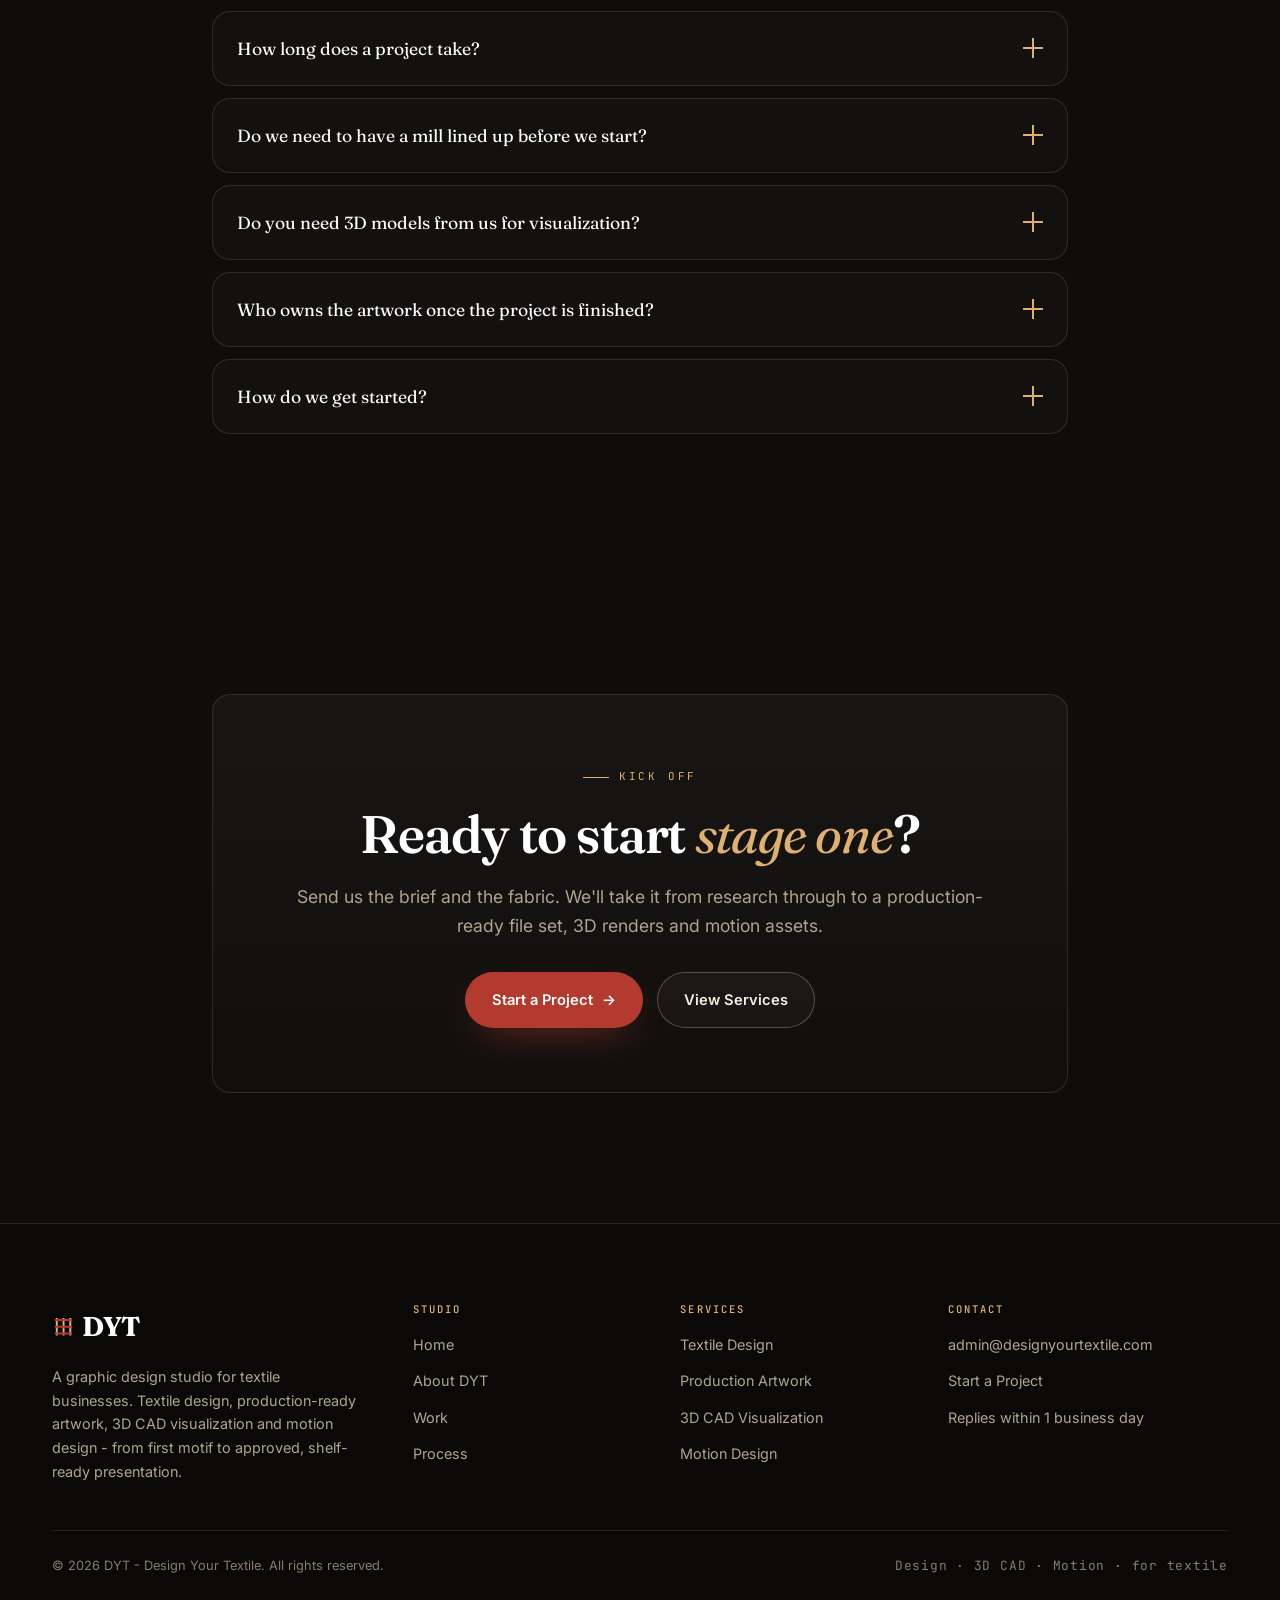
<file: process.html>
<!DOCTYPE html>
<html lang="en">
<head>
<meta charset="UTF-8">
<meta name="viewport" content="width=device-width, initial-scale=1.0, viewport-fit=cover">
<title>Our Process | DYT - Textile Design, 3D CAD & Motion Studio</title>
<meta name="description" content="How DYT works: brief and fabric research, concept and motif development, repeat and colourway build with 3D CAD visualization, sampling and strike-off review, and motion plus production handover.">
<meta name="keywords" content="textile design process, graphic design process, 3D CAD visualization workflow, textile motion design, strike off process, repeat development, colourway approval, production handover">
<meta name="author" content="DYT - Design Your Textile">
<meta name="robots" content="index, follow">
<meta name="theme-color" content="#0f0d0b">
<link rel="canonical" href="https://designyourtextile.com/process.html">
<meta property="og:title" content="Our Process | DYT - Textile Design, 3D CAD & Motion Studio">
<meta property="og:description" content="From first moodboard to approved strike-off, 3D renders and showreel.">
<meta property="og:type" content="website">
<meta property="og:site_name" content="DYT - Design Your Textile">
<meta name="twitter:card" content="summary_large_image">
<link rel="preconnect" href="https://fonts.googleapis.com">
<link rel="preconnect" href="https://fonts.gstatic.com" crossorigin>
<link href="https://fonts.googleapis.com/css2?family=Fraunces:ital,opsz,wght@0,9..144,300;0,9..144,400;0,9..144,500;0,9..144,600;0,9..144,700;0,9..144,900;1,9..144,400;1,9..144,500&family=Inter:wght@300;400;500;600;700&family=JetBrains+Mono:wght@400;500;600&display=swap" rel="stylesheet">
<link rel="stylesheet" href="styles.css">
<link rel="icon" href="data:image/svg+xml,%3Csvg xmlns='http://www.w3.org/2000/svg' viewBox='0 0 100 100'%3E%3Crect width='100' height='100' rx='22' fill='%230f0d0b'/%3E%3Cg stroke='%23e0b070' stroke-width='6'%3E%3Cpath d='M26 22v56M50 22v56M74 22v56'/%3E%3Cpath d='M22 26h56M22 50h56M22 74h56' stroke='%23b23a2e'/%3E%3C/g%3E%3C/svg%3E">
</head>
<body>
<a class="skip-link" href="#main">Skip to content</a>
<div class="grain" aria-hidden="true"></div>
<div class="warp-bg" aria-hidden="true"></div>
<div class="dye" aria-hidden="true"><span class="d1"></span><span class="d2"></span><span class="d3"></span></div>

<header class="site">
<div class="wrap">
<nav class="nav" aria-label="Primary">
<a class="brand" href="index.html" aria-label="DYT - Design Your Textile home">
<span class="brand-mark"><svg class="weave" viewBox="0 0 24 24" fill="none" aria-hidden="true"><g stroke="#e0b070" stroke-width="2"><path d="M5 3v18M12 3v18M19 3v18"/><path d="M3 5h18M3 12h18M3 19h18" stroke="#b23a2e"/></g></svg>DYT</span>
<span class="brand-sub">Design Your Textile</span>
</a>
<button class="menu-toggle" id="menuToggle" aria-expanded="false" aria-controls="navLinks" aria-label="Toggle navigation menu"><span></span><span></span><span></span></button>
<div class="nav-links" id="navLinks">
<a href="index.html">Home</a>
<a href="services.html">Services</a>
<a href="portfolio.html">Work</a>
<a href="process.html">Process</a>
<a href="about.html">Studio</a>
<a href="contact.html" class="nav-cta">Start a Project</a>
</div>
</nav>
</div>
</header>

<main id="main">
<section class="page-hero">
<div class="wrap">
<div class="breadcrumb reveal"><a href="index.html">Home</a> &nbsp;/&nbsp; Process</div>
<span class="eyebrow reveal">Workflow</span>
<h1 class="reveal">A design is only finished <em>when it prints right and presents well</em></h1>
<p class="reveal">Textile design has two lives: the one on screen and the one on cloth - and a third on the shelf, where it has to sell. Our process is built to protect all three. Every stage is structured around how the design will repeat, dye, render, animate and print - so nothing is lost between approval and bulk production.</p>
</div>
</section>

<section class="section" style="padding-top:20px">
<div class="wrap">
<ol class="steps">
<li class="step reveal"><span class="step-num">01</span><div class="step-body"><h3>Brief &amp; Fabric Research</h3><p>We begin with the end use - fabric type, construction, weight, end market, season and price point - then research trends, references and competitor direction before drawing a single motif.</p><p class="step-deliv">Output: research board &middot; fabric brief &middot; direction notes</p></div></li>
<li class="step reveal"><span class="step-num">02</span><div class="step-body"><h3>Concept &amp; Motif Development</h3><p>Hand sketches, painted motifs and digital experiments are developed into concept boards, with early repeat ideas and colour direction proposed for your review.</p><p class="step-deliv">Output: concept boards &middot; motif sets &middot; early repeat trials</p></div></li>
<li class="step reveal"><span class="step-num">03</span><div class="step-body"><h3>Repeat, Colourway &amp; 3D CAD Build</h3><p>Selected directions are engineered into true seamless repeats and mapped across colourways. In parallel, the design is built as a 3D CAD model - fabric drape, garment or product - so it can be seen and approved before sampling.</p><p class="step-deliv">Output: seamless repeats &middot; colourways &middot; separations &middot; 3D renders</p></div></li>
<li class="step reveal"><span class="step-num">04</span><div class="step-body"><h3>Sampling &amp; Strike-Off Review</h3><p>We work alongside mills and printers on strike-offs and lab dips, adjusting colour, scale and repeat until the physical sample matches the approved design and render.</p><p class="step-deliv">Output: strike-off comments &middot; colour approvals &middot; revision notes</p></div></li>
<li class="step reveal"><span class="step-num">05</span><div class="step-body"><h3>Motion &amp; Production Handover</h3><p>Final layered files, production artwork, tech packs and colour standards are packaged for bulk run - alongside motion assets (drape animation, turntables, showreel) that carry the collection to market.</p><p class="step-deliv">Output: final file set &middot; tech pack &middot; colour standards &middot; motion assets</p></div></li>
</ol>
</div>
</section>

<section class="section section-paper">
<div class="wrap">
<div class="section-head reveal">
<span class="eyebrow" style="color:var(--madder)">Working Principles</span>
<h2 class="section-title">The rules we design by</h2>
<p class="section-lead">A few non-negotiables that shape every project, whatever the fabric or the season.</p>
</div>
<div class="grid-3">
<article class="why-card reveal" style="background:rgba(15,13,11,.03);border-color:rgba(15,13,11,.12)"><span class="why-idx" style="color:var(--madder)">01</span><h3 style="color:var(--ink)">Design for production first</h3><p style="color:var(--muted-2)">Scale, repeat and colour are decided by the fabric and the machine, not by how it looks on a moodboard. Everything we draw can actually be made.</p></article>
<article class="why-card reveal" style="background:rgba(15,13,11,.03);border-color:rgba(15,13,11,.12)"><span class="why-idx" style="color:var(--madder)">02</span><h3 style="color:var(--ink)">See it before you make it</h3><p style="color:var(--muted-2)">3D CAD visualization lets you approve drape, material and colourway on screen - cutting sampling rounds and de-risking decisions before the loom or printer runs.</p></article>
<article class="why-card reveal" style="background:rgba(15,13,11,.03);border-color:rgba(15,13,11,.12)"><span class="why-idx" style="color:var(--madder)">03</span><h3 style="color:var(--ink)">Handover is part of the craft</h3><p style="color:var(--muted-2)">A beautiful file that the mill cannot run is a failed file. We document everything - and finish with motion assets so the work is ready to present, not just to produce.</p></article>
</div>
</div>
</section>

<section class="section">
<div class="wrap">
<div class="stat-band reveal">
<div class="stat"><b>5</b><span>Stages, Brief to Bulk</span></div>
<div class="stat"><b>64cm</b><span>Typical Repeat Size</span></div>
<div class="stat"><b>3D</b><span>CAD Visualization</span></div>
<div class="stat"><b>1</b><span>Business-Day Reply</span></div>
</div>
</div>
</section>

<section class="section" id="faq">
<div class="wrap wrap-narrow">
<div class="section-head reveal">
<span class="eyebrow">FAQ</span>
<h2 class="section-title">Questions about <em>the process</em></h2>
<p class="section-lead">A few things clients ask before kicking off a project.</p>
</div>
<div class="faq-list">
<details class="faq reveal"><summary>How long does a project take?<span class="pm" aria-hidden="true"></span></summary><div class="ans"><p>It depends on scope. A single print with two or three colourways can take one to two weeks; a full seasonal collection with repeats, colourways, production artwork and 3D renders usually runs four to eight weeks, plus sampling and motion time. We set a clear timeline during the brief stage.</p></div></details>
<details class="faq reveal"><summary>Do we need to have a mill lined up before we start?<span class="pm" aria-hidden="true"></span></summary><div class="ans"><p>No, but it helps. If you already work with a mill or printer we design to their specification from day one. If not, we design to the most flexible production method and document the assumptions so any mill can run it.</p></div></details>
<details class="faq reveal"><summary>Do you need 3D models from us for visualization?<span class="pm" aria-hidden="true"></span></summary><div class="ans"><p>No. If you have CAD models we can use them; if not, we build the garment, cushion or product model ourselves and apply your design to it. Either way you receive the editable 3D scene with the renders.</p></div></details>
<details class="faq reveal"><summary>Who owns the artwork once the project is finished?<span class="pm" aria-hidden="true"></span></summary><div class="ans"><p>Ownership and usage rights are agreed in the project scope. For commissioned work, full rights to the final designs, renders and motion assets transfer to you on completion, with the source files handed over as part of the deliverable set.</p></div></details>
<details class="faq reveal"><summary>How do we get started?<span class="pm" aria-hidden="true"></span></summary><div class="ans"><p>Email <a href="mailto:admin@designyourtextile.com" style="color:var(--thread)">admin@designyourtextile.com</a> with your fabric type, product category, season, quantity and timeline. We'll reply within one business day with a scope and next steps.</p></div></details>
</div>
</div>
</section>

<section class="section" id="cta">
<div class="wrap wrap-narrow">
<div class="form-wrap" style="text-align:center;padding:clamp(38px,6vw,64px)">
<span class="eyebrow" style="justify-content:center">Kick Off</span>
<h2 class="section-title" style="margin:0 auto;text-align:center">Ready to start <em>stage one</em>?</h2>
<p class="section-lead" style="margin:20px auto 0;text-align:center">Send us the brief and the fabric. We'll take it from research through to a production-ready file set, 3D renders and motion assets.</p>
<div style="display:flex;gap:14px;flex-wrap:wrap;justify-content:center;margin-top:32px">
<a class="btn btn-primary" href="contact.html">Start a Project <span class="arw" aria-hidden="true">&rarr;</span></a>
<a class="btn btn-ghost" href="services.html">View Services</a>
</div>
</div>
</div>
</section>
</main>

<footer class="site">
<div class="wrap">
<div class="foot-grid">
<div class="foot-brand">
<span class="brand-mark"><svg class="weave" viewBox="0 0 24 24" fill="none" aria-hidden="true"><g stroke="#e0b070" stroke-width="2"><path d="M5 3v18M12 3v18M19 3v18"/><path d="M3 5h18M3 12h18M3 19h18" stroke="#b23a2e"/></g></svg>DYT</span>
<p>A graphic design studio for textile businesses. Textile design, production-ready artwork, 3D CAD visualization and motion design - from first motif to approved, shelf-ready presentation.</p>
</div>
<div class="foot-col"><h4>Studio</h4><ul><li><a href="index.html">Home</a></li><li><a href="about.html">About DYT</a></li><li><a href="portfolio.html">Work</a></li><li><a href="process.html">Process</a></li></ul></div>
<div class="foot-col"><h4>Services</h4><ul><li><a href="services.html#design">Textile Design</a></li><li><a href="services.html#production">Production Artwork</a></li><li><a href="services.html#cad">3D CAD Visualization</a></li><li><a href="services.html#motion">Motion Design</a></li></ul></div>
<div class="foot-col"><h4>Contact</h4><ul><li><a href="mailto:admin@designyourtextile.com">admin@designyourtextile.com</a></li><li><a href="contact.html">Start a Project</a></li><li><span style="color:var(--muted);font-size:.9rem">Replies within 1 business day</span></li></ul></div>
</div>
<div class="foot-bottom">
<span>&copy; <span id="y"></span> DYT - Design Your Textile. All rights reserved.</span>
<span class="thread-note">Design &middot; 3D CAD &middot; Motion &middot; for textile</span>
</div>
</div>
</footer>
<script>document.getElementById('y').textContent=new Date().getFullYear();</script>
<script src="script.js"></script>
</body>
</html>
</file>
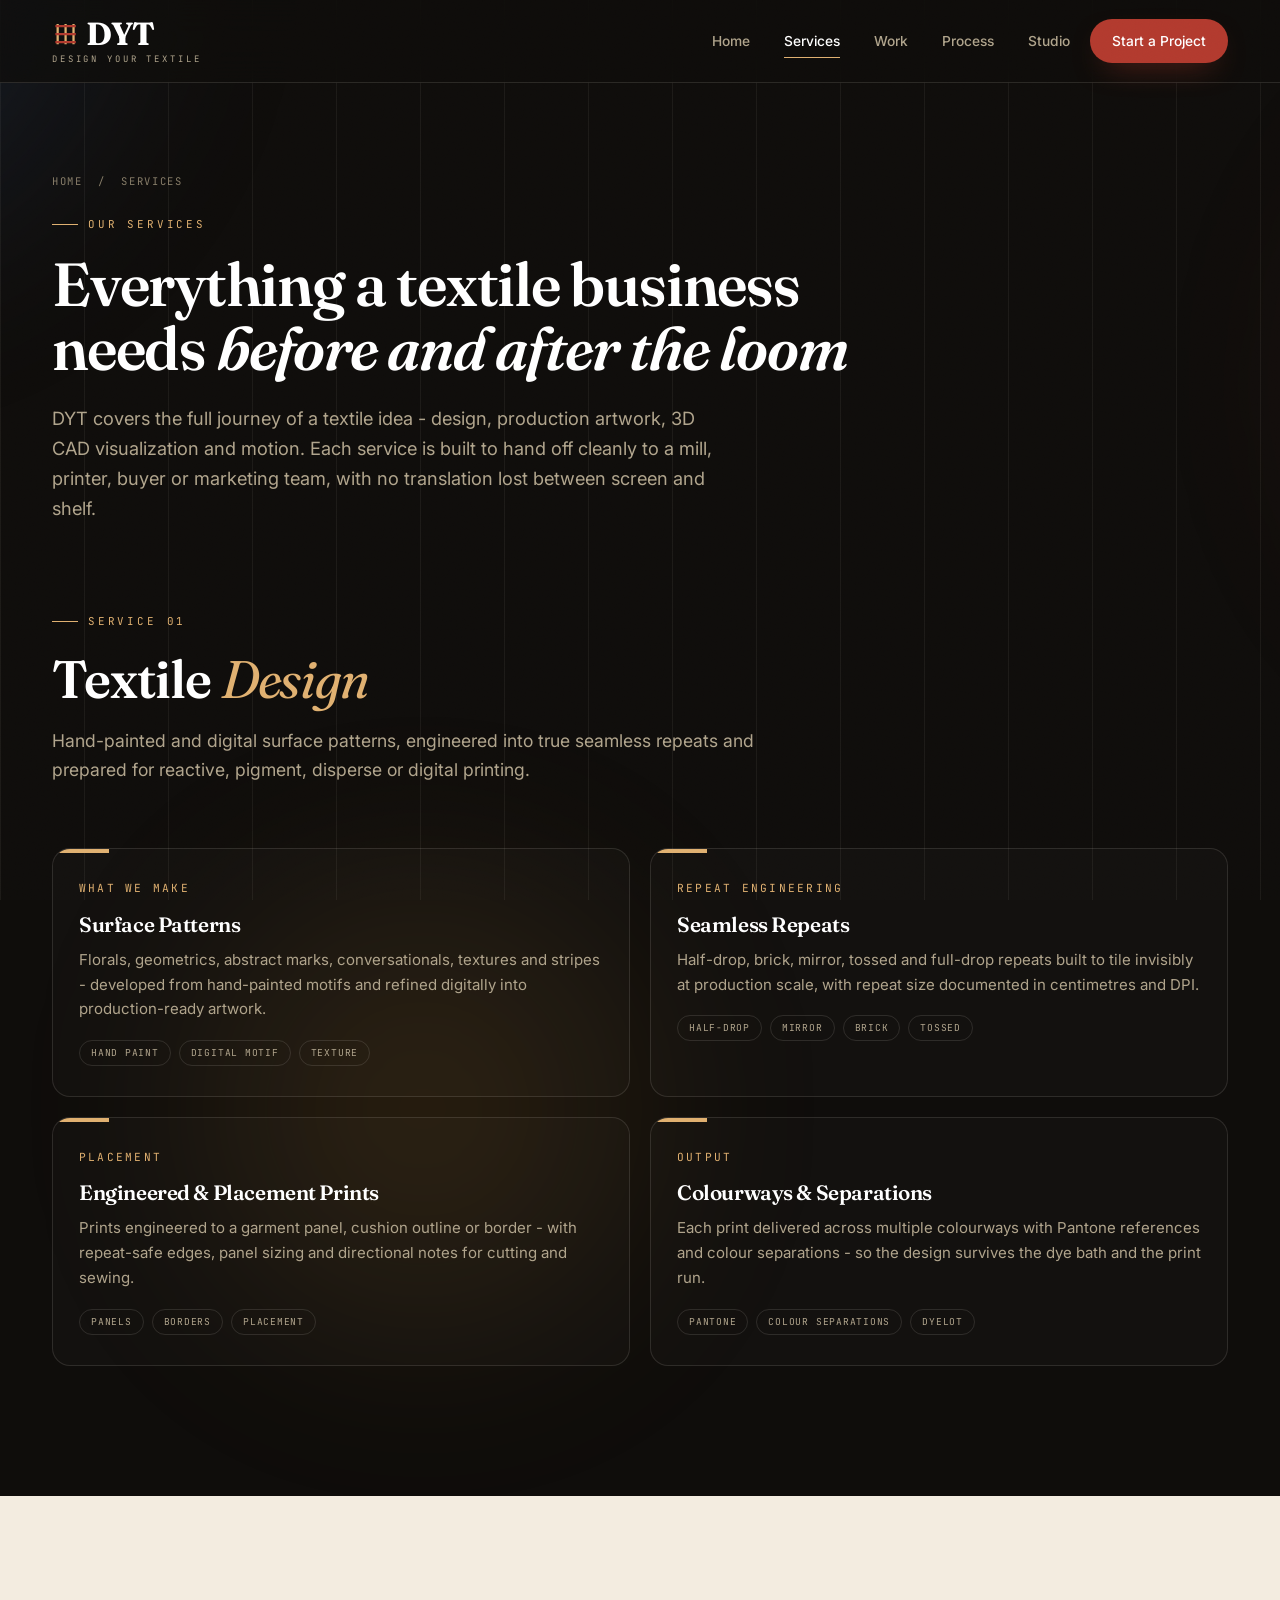
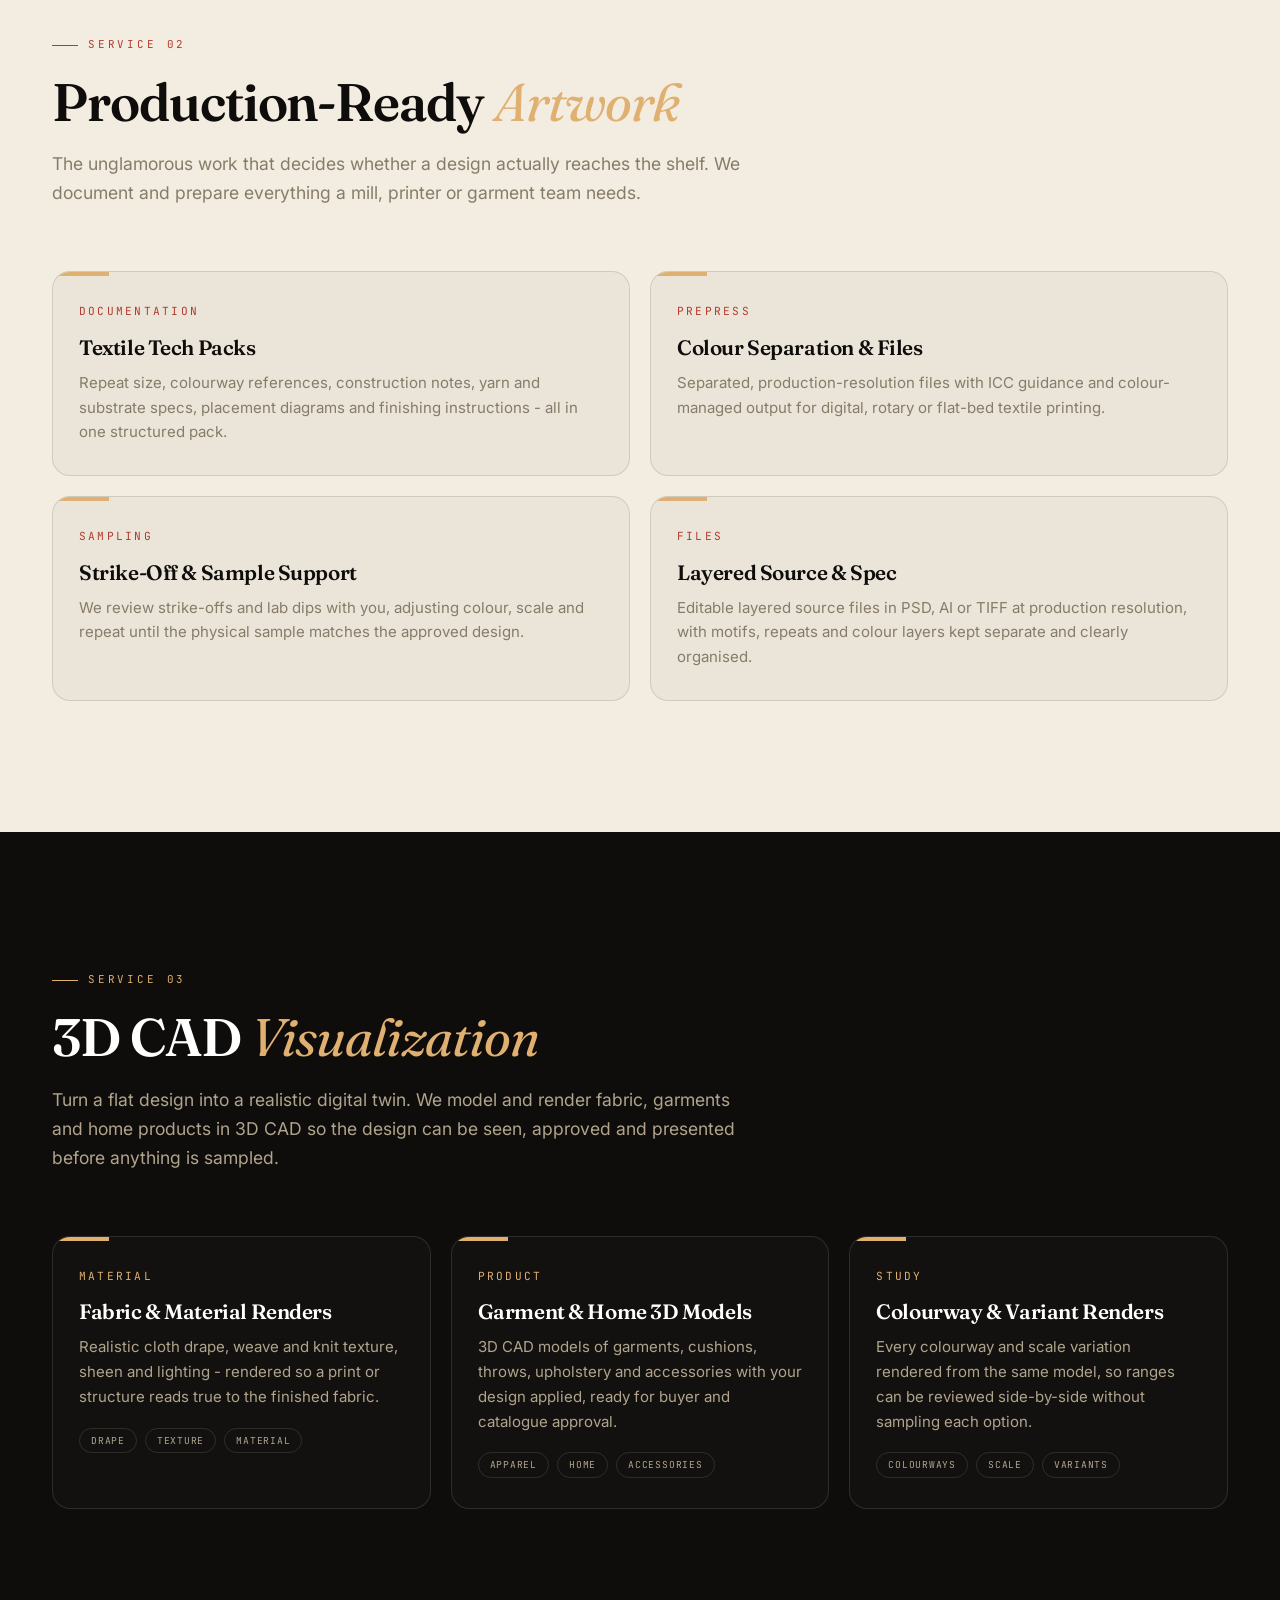
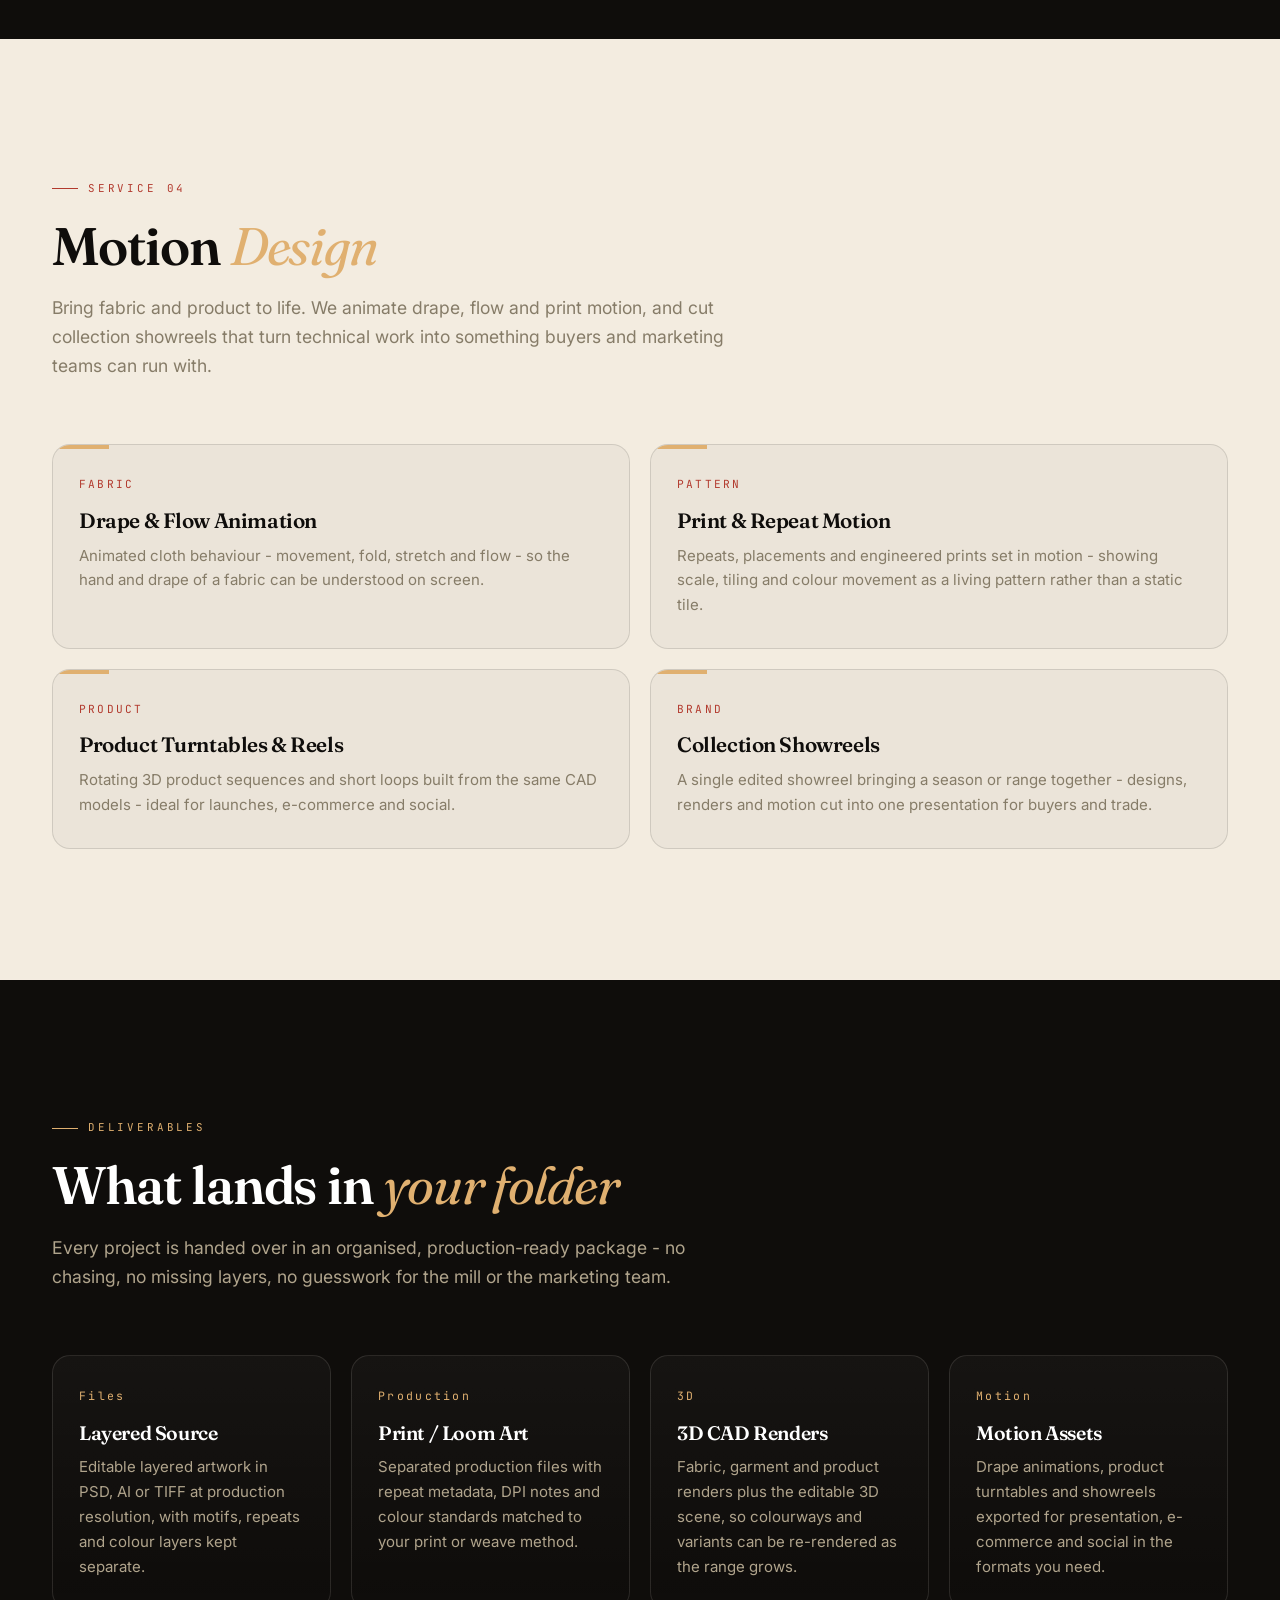
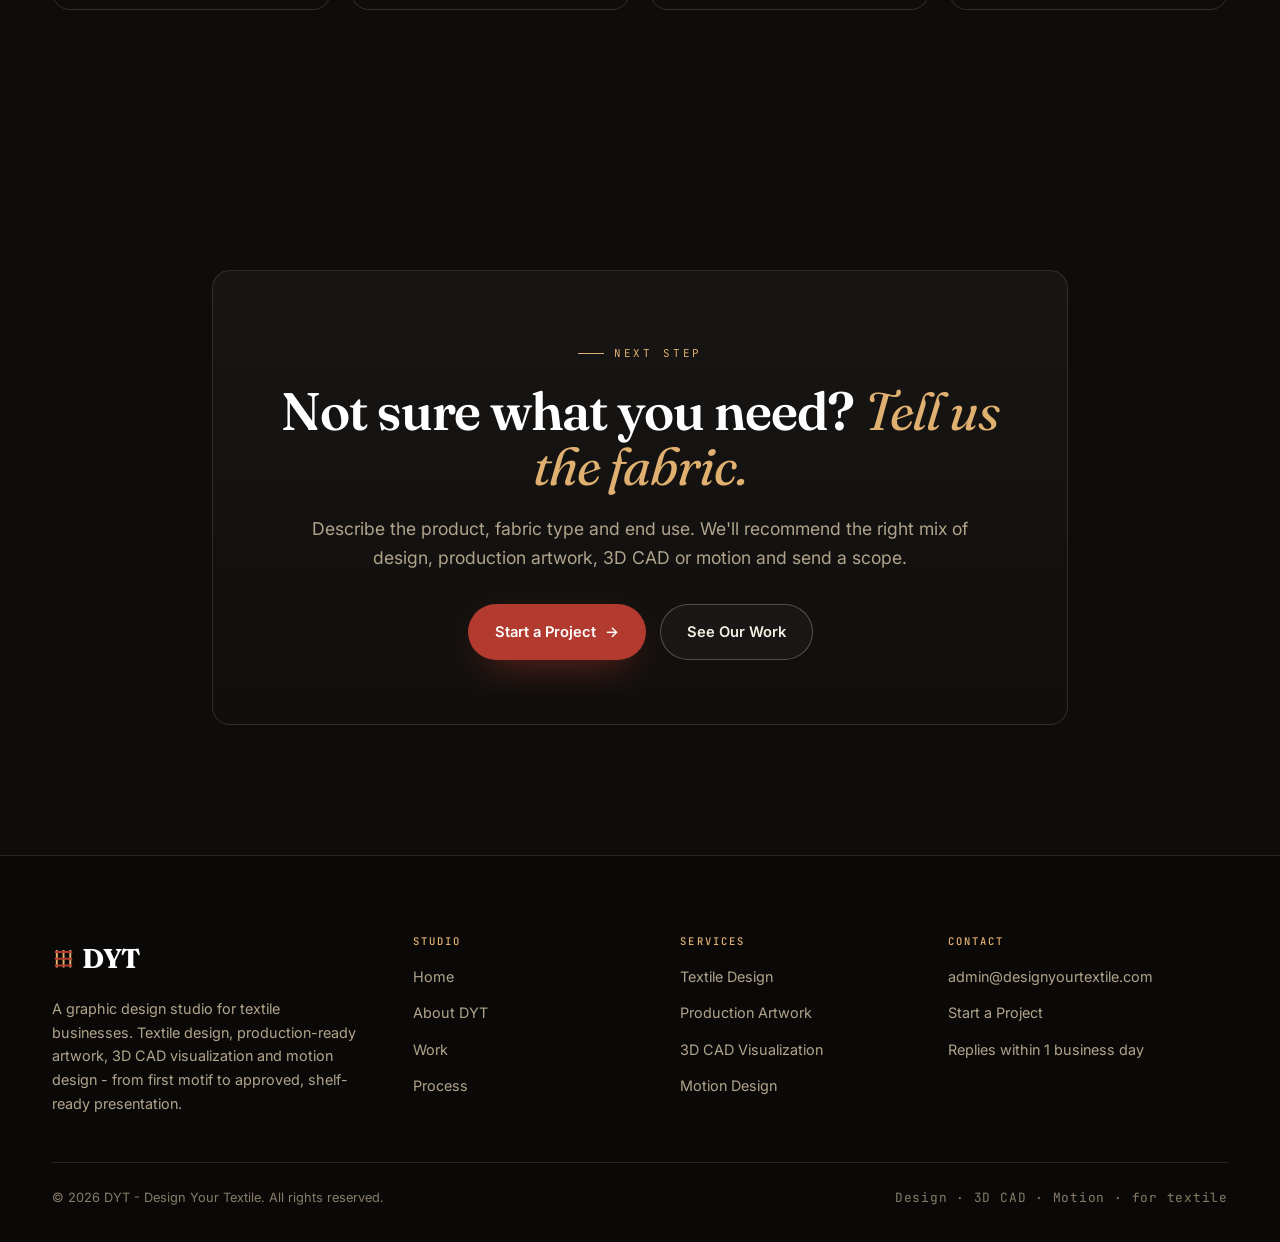
<file: services.html>
<!DOCTYPE html>
<html lang="en">
<head>
<meta charset="UTF-8">
<meta name="viewport" content="width=device-width, initial-scale=1.0, viewport-fit=cover">
<title>Services | DYT - Textile Design, 3D CAD & Motion Studio</title>
<meta name="description" content="DYT services for textile businesses: textile design and surface pattern, production-ready artwork and tech packs, 3D CAD visualization of fabric and products, and motion design for textile brands.">
<meta name="keywords" content="textile design services, surface pattern design, production ready artwork, textile tech pack, 3D CAD visualization, fabric 3D rendering, motion design for textile, textile animation, DYT">
<meta name="author" content="DYT - Design Your Textile">
<meta name="robots" content="index, follow">
<meta name="theme-color" content="#0f0d0b">
<link rel="canonical" href="https://designyourtextile.com/services.html">
<meta property="og:title" content="Services | DYT - Textile Design, 3D CAD & Motion Studio">
<meta property="og:description" content="Textile design, production-ready artwork, 3D CAD visualization and motion design for textile businesses.">
<meta property="og:type" content="website">
<meta property="og:site_name" content="DYT - Design Your Textile">
<meta name="twitter:card" content="summary_large_image">
<link rel="preconnect" href="https://fonts.googleapis.com">
<link rel="preconnect" href="https://fonts.gstatic.com" crossorigin>
<link href="https://fonts.googleapis.com/css2?family=Fraunces:ital,opsz,wght@0,9..144,300;0,9..144,400;0,9..144,500;0,9..144,600;0,9..144,700;0,9..144,900;1,9..144,400;1,9..144,500&family=Inter:wght@300;400;500;600;700&family=JetBrains+Mono:wght@400;500;600&display=swap" rel="stylesheet">
<link rel="stylesheet" href="styles.css">
<link rel="icon" href="data:image/svg+xml,%3Csvg xmlns='http://www.w3.org/2000/svg' viewBox='0 0 100 100'%3E%3Crect width='100' height='100' rx='22' fill='%230f0d0b'/%3E%3Cg stroke='%23e0b070' stroke-width='6'%3E%3Cpath d='M26 22v56M50 22v56M74 22v56'/%3E%3Cpath d='M22 26h56M22 50h56M22 74h56' stroke='%23b23a2e'/%3E%3C/g%3E%3C/svg%3E">
</head>
<body>
<a class="skip-link" href="#main">Skip to content</a>
<div class="grain" aria-hidden="true"></div>
<div class="warp-bg" aria-hidden="true"></div>
<div class="dye" aria-hidden="true"><span class="d1"></span><span class="d2"></span><span class="d3"></span></div>

<header class="site">
<div class="wrap">
<nav class="nav" aria-label="Primary">
<a class="brand" href="index.html" aria-label="DYT - Design Your Textile home">
<span class="brand-mark"><svg class="weave" viewBox="0 0 24 24" fill="none" aria-hidden="true"><g stroke="#e0b070" stroke-width="2"><path d="M5 3v18M12 3v18M19 3v18"/><path d="M3 5h18M3 12h18M3 19h18" stroke="#b23a2e"/></g></svg>DYT</span>
<span class="brand-sub">Design Your Textile</span>
</a>
<button class="menu-toggle" id="menuToggle" aria-expanded="false" aria-controls="navLinks" aria-label="Toggle navigation menu"><span></span><span></span><span></span></button>
<div class="nav-links" id="navLinks">
<a href="index.html">Home</a>
<a href="services.html">Services</a>
<a href="portfolio.html">Work</a>
<a href="process.html">Process</a>
<a href="about.html">Studio</a>
<a href="contact.html" class="nav-cta">Start a Project</a>
</div>
</nav>
</div>
</header>

<main id="main">
<section class="page-hero">
<div class="wrap">
<div class="breadcrumb reveal"><a href="index.html">Home</a> &nbsp;/&nbsp; Services</div>
<span class="eyebrow reveal">Our Services</span>
<h1 class="reveal">Everything a textile business needs <em>before and after the loom</em></h1>
<p class="reveal">DYT covers the full journey of a textile idea - design, production artwork, 3D CAD visualization and motion. Each service is built to hand off cleanly to a mill, printer, buyer or marketing team, with no translation lost between screen and shelf.</p>
</div>
</section>

<section class="section" id="design" style="padding-top:20px">
<div class="wrap">
<div class="section-head reveal">
<span class="eyebrow">Service 01</span>
<h2 class="section-title">Textile <em>Design</em></h2>
<p class="section-lead">Hand-painted and digital surface patterns, engineered into true seamless repeats and prepared for reactive, pigment, disperse or digital printing.</p>
</div>
<div class="grid-2">
<article class="svc reveal"><span class="svc-num">What we make</span><h3>Surface Patterns</h3><p>Florals, geometrics, abstract marks, conversationals, textures and stripes - developed from hand-painted motifs and refined digitally into production-ready artwork.</p><ul class="svc-tags"><li>Hand paint</li><li>Digital motif</li><li>Texture</li></ul></article>
<article class="svc reveal"><span class="svc-num">Repeat engineering</span><h3>Seamless Repeats</h3><p>Half-drop, brick, mirror, tossed and full-drop repeats built to tile invisibly at production scale, with repeat size documented in centimetres and DPI.</p><ul class="svc-tags"><li>Half-drop</li><li>Mirror</li><li>Brick</li><li>Tossed</li></ul></article>
<article class="svc reveal"><span class="svc-num">Placement</span><h3>Engineered &amp; Placement Prints</h3><p>Prints engineered to a garment panel, cushion outline or border - with repeat-safe edges, panel sizing and directional notes for cutting and sewing.</p><ul class="svc-tags"><li>Panels</li><li>Borders</li><li>Placement</li></ul></article>
<article class="svc reveal"><span class="svc-num">Output</span><h3>Colourways &amp; Separations</h3><p>Each print delivered across multiple colourways with Pantone references and colour separations - so the design survives the dye bath and the print run.</p><ul class="svc-tags"><li>Pantone</li><li>Colour separations</li><li>Dyelot</li></ul></article>
</div>
</div>
</section>

<section class="section section-paper" id="production">
<div class="wrap">
<div class="section-head reveal">
<span class="eyebrow" style="color:var(--madder)">Service 02</span>
<h2 class="section-title">Production-Ready <em>Artwork</em></h2>
<p class="section-lead">The unglamorous work that decides whether a design actually reaches the shelf. We document and prepare everything a mill, printer or garment team needs.</p>
</div>
<div class="grid-2">
<article class="svc reveal" style="background:rgba(15,13,11,.03);border-color:rgba(15,13,11,.12)"><span class="svc-num" style="color:var(--madder)">Documentation</span><h3 style="color:var(--ink)">Textile Tech Packs</h3><p style="color:var(--muted-2)">Repeat size, colourway references, construction notes, yarn and substrate specs, placement diagrams and finishing instructions - all in one structured pack.</p></article>
<article class="svc reveal" style="background:rgba(15,13,11,.03);border-color:rgba(15,13,11,.12)"><span class="svc-num" style="color:var(--madder)">Prepress</span><h3 style="color:var(--ink)">Colour Separation &amp; Files</h3><p style="color:var(--muted-2)">Separated, production-resolution files with ICC guidance and colour-managed output for digital, rotary or flat-bed textile printing.</p></article>
<article class="svc reveal" style="background:rgba(15,13,11,.03);border-color:rgba(15,13,11,.12)"><span class="svc-num" style="color:var(--madder)">Sampling</span><h3 style="color:var(--ink)">Strike-Off &amp; Sample Support</h3><p style="color:var(--muted-2)">We review strike-offs and lab dips with you, adjusting colour, scale and repeat until the physical sample matches the approved design.</p></article>
<article class="svc reveal" style="background:rgba(15,13,11,.03);border-color:rgba(15,13,11,.12)"><span class="svc-num" style="color:var(--madder)">Files</span><h3 style="color:var(--ink)">Layered Source &amp; Spec</h3><p style="color:var(--muted-2)">Editable layered source files in PSD, AI or TIFF at production resolution, with motifs, repeats and colour layers kept separate and clearly organised.</p></article>
</div>
</div>
</section>

<section class="section" id="cad">
<div class="wrap">
<div class="section-head reveal">
<span class="eyebrow">Service 03</span>
<h2 class="section-title">3D CAD <em>Visualization</em></h2>
<p class="section-lead">Turn a flat design into a realistic digital twin. We model and render fabric, garments and home products in 3D CAD so the design can be seen, approved and presented before anything is sampled.</p>
</div>
<div class="grid-3">
<article class="svc reveal"><span class="svc-num">Material</span><h3>Fabric &amp; Material Renders</h3><p>Realistic cloth drape, weave and knit texture, sheen and lighting - rendered so a print or structure reads true to the finished fabric.</p><ul class="svc-tags"><li>Drape</li><li>Texture</li><li>Material</li></ul></article>
<article class="svc reveal"><span class="svc-num">Product</span><h3>Garment &amp; Home 3D Models</h3><p>3D CAD models of garments, cushions, throws, upholstery and accessories with your design applied, ready for buyer and catalogue approval.</p><ul class="svc-tags"><li>Apparel</li><li>Home</li><li>Accessories</li></ul></article>
<article class="svc reveal"><span class="svc-num">Study</span><h3>Colourway &amp; Variant Renders</h3><p>Every colourway and scale variation rendered from the same model, so ranges can be reviewed side-by-side without sampling each option.</p><ul class="svc-tags"><li>Colourways</li><li>Scale</li><li>Variants</li></ul></article>
</div>
</div>
</section>

<section class="section section-paper" id="motion">
<div class="wrap">
<div class="section-head reveal">
<span class="eyebrow" style="color:var(--madder)">Service 04</span>
<h2 class="section-title">Motion <em>Design</em></h2>
<p class="section-lead">Bring fabric and product to life. We animate drape, flow and print motion, and cut collection showreels that turn technical work into something buyers and marketing teams can run with.</p>
</div>
<div class="grid-2">
<article class="svc reveal" style="background:rgba(15,13,11,.03);border-color:rgba(15,13,11,.12)"><span class="svc-num" style="color:var(--madder)">Fabric</span><h3 style="color:var(--ink)">Drape &amp; Flow Animation</h3><p style="color:var(--muted-2)">Animated cloth behaviour - movement, fold, stretch and flow - so the hand and drape of a fabric can be understood on screen.</p></article>
<article class="svc reveal" style="background:rgba(15,13,11,.03);border-color:rgba(15,13,11,.12)"><span class="svc-num" style="color:var(--madder)">Pattern</span><h3 style="color:var(--ink)">Print &amp; Repeat Motion</h3><p style="color:var(--muted-2)">Repeats, placements and engineered prints set in motion - showing scale, tiling and colour movement as a living pattern rather than a static tile.</p></article>
<article class="svc reveal" style="background:rgba(15,13,11,.03);border-color:rgba(15,13,11,.12)"><span class="svc-num" style="color:var(--madder)">Product</span><h3 style="color:var(--ink)">Product Turntables &amp; Reels</h3><p style="color:var(--muted-2)">Rotating 3D product sequences and short loops built from the same CAD models - ideal for launches, e-commerce and social.</p></article>
<article class="svc reveal" style="background:rgba(15,13,11,.03);border-color:rgba(15,13,11,.12)"><span class="svc-num" style="color:var(--madder)">Brand</span><h3 style="color:var(--ink)">Collection Showreels</h3><p style="color:var(--muted-2)">A single edited showreel bringing a season or range together - designs, renders and motion cut into one presentation for buyers and trade.</p></article>
</div>
</div>
</section>

<section class="section" id="deliverables">
<div class="wrap">
<div class="section-head reveal">
<span class="eyebrow">Deliverables</span>
<h2 class="section-title">What lands in <em>your folder</em></h2>
<p class="section-lead">Every project is handed over in an organised, production-ready package - no chasing, no missing layers, no guesswork for the mill or the marketing team.</p>
</div>
<div class="grid-4">
<article class="why-card reveal"><span class="why-idx">Files</span><h3>Layered Source</h3><p>Editable layered artwork in PSD, AI or TIFF at production resolution, with motifs, repeats and colour layers kept separate.</p></article>
<article class="why-card reveal"><span class="why-idx">Production</span><h3>Print / Loom Art</h3><p>Separated production files with repeat metadata, DPI notes and colour standards matched to your print or weave method.</p></article>
<article class="why-card reveal"><span class="why-idx">3D</span><h3>3D CAD Renders</h3><p>Fabric, garment and product renders plus the editable 3D scene, so colourways and variants can be re-rendered as the range grows.</p></article>
<article class="why-card reveal"><span class="why-idx">Motion</span><h3>Motion Assets</h3><p>Drape animations, product turntables and showreels exported for presentation, e-commerce and social in the formats you need.</p></article>
</div>
</div>
</section>

<section class="section" id="cta">
<div class="wrap wrap-narrow">
<div class="form-wrap" style="text-align:center;padding:clamp(38px,6vw,64px)">
<span class="eyebrow" style="justify-content:center">Next Step</span>
<h2 class="section-title" style="margin:0 auto;text-align:center">Not sure what you need? <em>Tell us the fabric.</em></h2>
<p class="section-lead" style="margin:20px auto 0;text-align:center">Describe the product, fabric type and end use. We'll recommend the right mix of design, production artwork, 3D CAD or motion and send a scope.</p>
<div style="display:flex;gap:14px;flex-wrap:wrap;justify-content:center;margin-top:32px">
<a class="btn btn-primary" href="contact.html">Start a Project <span class="arw" aria-hidden="true">&rarr;</span></a>
<a class="btn btn-ghost" href="portfolio.html">See Our Work</a>
</div>
</div>
</div>
</section>
</main>

<footer class="site">
<div class="wrap">
<div class="foot-grid">
<div class="foot-brand">
<span class="brand-mark"><svg class="weave" viewBox="0 0 24 24" fill="none" aria-hidden="true"><g stroke="#e0b070" stroke-width="2"><path d="M5 3v18M12 3v18M19 3v18"/><path d="M3 5h18M3 12h18M3 19h18" stroke="#b23a2e"/></g></svg>DYT</span>
<p>A graphic design studio for textile businesses. Textile design, production-ready artwork, 3D CAD visualization and motion design - from first motif to approved, shelf-ready presentation.</p>
</div>
<div class="foot-col"><h4>Studio</h4><ul><li><a href="index.html">Home</a></li><li><a href="about.html">About DYT</a></li><li><a href="portfolio.html">Work</a></li><li><a href="process.html">Process</a></li></ul></div>
<div class="foot-col"><h4>Services</h4><ul><li><a href="services.html#design">Textile Design</a></li><li><a href="services.html#production">Production Artwork</a></li><li><a href="services.html#cad">3D CAD Visualization</a></li><li><a href="services.html#motion">Motion Design</a></li></ul></div>
<div class="foot-col"><h4>Contact</h4><ul><li><a href="mailto:admin@designyourtextile.com">admin@designyourtextile.com</a></li><li><a href="contact.html">Start a Project</a></li><li><span style="color:var(--muted);font-size:.9rem">Replies within 1 business day</span></li></ul></div>
</div>
<div class="foot-bottom">
<span>&copy; <span id="y"></span> DYT - Design Your Textile. All rights reserved.</span>
<span class="thread-note">Design &middot; 3D CAD &middot; Motion &middot; for textile</span>
</div>
</div>
</footer>
<script>document.getElementById('y').textContent=new Date().getFullYear();</script>
<script src="script.js"></script>
</body>
</html>
</file>
<file: styles.css>
/* ==========================================================================
   DYT - DESIGN YOUR TEXTILE
   Textile studio design system: warp & weft, dyelots, swatches, looms.
   ========================================================================== */
:root{
  --ink:#0f0d0b; --ink-2:#17140f; --ink-3:#211d16;
  --paper:#f3ece0;
  --text:#f5efe3; --muted:#b0a48c; --muted-2:#867c68;
  --line:rgba(245,239,227,.12); --line-strong:rgba(245,239,227,.26);
  --indigo:#2b4a7a; --indigo-deep:#1a2f52;
  --madder:#b23a2e; --madder-2:#8f2a20;
  --turmeric:#c88a2e; --turmeric-2:#a06a17;
  --moss:#5c6e43; --clay:#c96f45; --thread:#e0b070;
  --maxw:1260px; --narrow:940px;
  --ease:cubic-bezier(.22,1,.36,1);
  --radius-lg:18px;
}
*{box-sizing:border-box;margin:0;padding:0}
html{scroll-behavior:smooth;-webkit-text-size-adjust:100%}
body{font-family:'Inter',system-ui,-apple-system,'Segoe UI',Roboto,sans-serif;background:var(--ink);color:var(--text);line-height:1.65;-webkit-font-smoothing:antialiased;font-size:16px;overflow-x:hidden}
::selection{background:var(--madder);color:#fff}
h1,h2,h3,h4{font-family:'Fraunces',Georgia,'Times New Roman',serif;line-height:1.05;letter-spacing:-.02em;font-weight:600}
a{color:inherit;text-decoration:none}
img{max-width:100%;display:block}
button{font-family:inherit}
:focus-visible{outline:2px solid var(--madder);outline-offset:3px;border-radius:3px}
.skip-link{position:absolute;left:-9999px;top:0;background:var(--madder);color:#fff;padding:12px 18px;z-index:10000;font-weight:600}
.skip-link:focus{left:0}
.wrap{max-width:var(--maxw);margin:0 auto;padding:0 clamp(18px,4vw,42px)}
.wrap-narrow{max-width:var(--narrow)}
.grain{position:fixed;inset:0;z-index:9999;pointer-events:none;opacity:.05;mix-blend-mode:overlay;background-image:url("data:image/svg+xml,%3Csvg xmlns='http://www.w3.org/2000/svg' width='140' height='140'%3E%3Cfilter id='n'%3E%3CfeTurbulence type='fractalNoise' baseFrequency='.85' numOctaves='3' stitchTiles='stitch'/%3E%3C/filter%3E%3Crect width='100%25' height='100%25' filter='url(%23n)'/%3E%3C/svg%3E")}
.warp-bg{position:fixed;inset:0;z-index:-3;pointer-events:none;opacity:.5;background-image:repeating-linear-gradient(90deg,var(--line) 0 1px,transparent 1px 84px)}
.dye{position:fixed;inset:-25%;z-index:-2;pointer-events:none;filter:blur(110px);opacity:.5}
.dye span{position:absolute;border-radius:50%;mix-blend-mode:screen;animation:bleed 34s var(--ease) infinite alternate}
.dye .d1{width:44vw;height:44vw;background:var(--indigo);top:-8%;left:-8%;opacity:.5}
.dye .d2{width:36vw;height:36vw;background:var(--madder);top:28%;right:-12%;opacity:.34;animation-delay:-9s}
.dye .d3{width:32vw;height:32vw;background:var(--turmeric);bottom:-14%;left:28%;opacity:.28;animation-delay:-18s}
@keyframes bleed{from{transform:translate3d(0,0,0) scale(1)}to{transform:translate3d(6vw,-4vw,0) scale(1.3)}}
header.site{position:sticky;top:0;z-index:500;background:rgba(15,13,11,.78);backdrop-filter:blur(18px) saturate(150%);border-bottom:1px solid var(--line)}
.nav{display:flex;align-items:center;justify-content:space-between;gap:18px;height:82px;position:relative}
.brand{display:flex;flex-direction:column;line-height:1;gap:5px}
.brand-mark{font-family:'Fraunces',serif;font-weight:700;font-size:clamp(1.5rem,3.8vw,2rem);letter-spacing:-.03em;color:#fff;display:inline-flex;align-items:baseline;gap:4px}
.brand-mark .weave{display:inline-block;width:.85em;height:.85em;margin-right:3px;vertical-align:baseline;transform:translateY(.08em)}
.brand-sub{font-family:'JetBrains Mono',monospace;font-size:.56rem;letter-spacing:.32em;text-transform:uppercase;color:var(--muted)}
.menu-toggle{display:none;background:none;border:1px solid var(--line-strong);border-radius:100px;width:46px;height:46px;flex-direction:column;gap:4px;align-items:center;justify-content:center;cursor:pointer}
.menu-toggle span{display:block;width:18px;height:1.6px;background:var(--text);transition:transform .3s var(--ease),opacity .3s}
.menu-toggle[aria-expanded="true"] span:nth-child(1){transform:translateY(5.6px) rotate(45deg)}
.menu-toggle[aria-expanded="true"] span:nth-child(2){opacity:0}
.menu-toggle[aria-expanded="true"] span:nth-child(3){transform:translateY(-5.6px) rotate(-45deg)}
.nav-links{display:flex;align-items:center;gap:6px}
.nav-links a{font-size:.86rem;font-weight:500;color:var(--muted);padding:9px 14px;border-radius:100px;transition:color .25s,background .25s;position:relative}
.nav-links a:hover{color:#fff;background:rgba(255,255,255,.05)}
.nav-links a.active{color:#fff}
.nav-links a.active::after{content:"";position:absolute;left:14px;right:14px;bottom:3px;height:1.5px;background:var(--thread)}
.nav-cta{background:var(--madder)!important;color:#fff!important;padding:11px 22px!important;box-shadow:0 12px 32px -16px rgba(178,58,46,.9)}
.nav-cta:hover{background:var(--madder-2)!important}
.btn{display:inline-flex;align-items:center;gap:9px;font-weight:600;font-size:.92rem;padding:15px 26px;border-radius:100px;transition:transform .3s var(--ease),box-shadow .3s,background .3s,border-color .3s;cursor:pointer;border:1px solid transparent;white-space:nowrap}
.btn .arw{transition:transform .3s var(--ease)}
.btn:hover .arw{transform:translateX(4px)}
.btn-primary{background:var(--madder);color:#fff;box-shadow:0 14px 40px -18px rgba(178,58,46,.9)}
.btn-primary:hover{background:var(--madder-2);transform:translateY(-2px);box-shadow:0 20px 50px -18px rgba(178,58,46,.95)}
.btn-ghost{background:rgba(255,255,255,.03);border-color:var(--line-strong);color:var(--text)}
.btn-ghost:hover{border-color:var(--madder);color:#fff;transform:translateY(-2px)}
.btn-thread{border-color:var(--thread);color:var(--thread)}
.btn-thread:hover{background:var(--thread);color:var(--ink)}
.eyebrow{display:inline-flex;align-items:center;gap:10px;font-family:'JetBrains Mono',monospace;font-size:.68rem;letter-spacing:.26em;text-transform:uppercase;color:var(--thread);margin-bottom:20px}
.eyebrow::before{content:"";width:26px;height:1px;background:var(--thread);display:inline-block}
.section-title{font-size:clamp(1.9rem,4.6vw,3.3rem);color:#fff;max-width:22ch}
.section-title em{font-style:italic;color:var(--thread);font-weight:400}
.section-lead{color:var(--muted);font-size:clamp(1rem,1.6vw,1.1rem);max-width:64ch;margin-top:20px}
.section-head{margin-bottom:clamp(38px,6vw,64px)}
.section{padding:clamp(70px,11vw,130px) 0;position:relative}
.section-paper{background:var(--paper);color:var(--ink);border-top:1px solid var(--line);border-bottom:1px solid var(--line)}
.section-paper .section-title{color:var(--ink)}
.section-paper .section-lead{color:var(--muted-2)}
.section-paper .eyebrow{color:var(--madder)}
.section-paper .eyebrow::before{background:var(--madder)}
.page-hero{padding:clamp(50px,7vw,90px) 0 clamp(36px,5vw,60px)}
.page-hero h1{font-size:clamp(2.2rem,5.4vw,3.8rem);color:#fff;max-width:20ch}
.page-hero p{color:var(--muted);font-size:clamp(1rem,1.7vw,1.14rem);max-width:62ch;margin-top:22px}
.breadcrumb{font-family:'JetBrains Mono',monospace;font-size:.66rem;letter-spacing:.16em;text-transform:uppercase;color:var(--muted-2);margin-bottom:16px}
.breadcrumb a:hover{color:var(--thread)}
.hero{padding:clamp(56px,8vw,104px) 0 clamp(50px,7vw,90px);position:relative}
.hero-grid{display:grid;grid-template-columns:1.06fr .94fr;gap:clamp(30px,5vw,70px);align-items:center}
.hero h1{font-size:clamp(2.2rem,6vw,4.4rem);color:#fff;letter-spacing:-.03em;font-weight:600;max-width:16ch}
.hero h1 em{font-style:italic;color:var(--thread);font-weight:400}
.hero .sub{color:var(--muted);font-size:clamp(1.02rem,1.7vw,1.16rem);max-width:58ch;margin-top:26px}
.hero-actions{display:flex;gap:14px;flex-wrap:wrap;margin-top:34px}
.hero-badges{list-style:none;display:flex;flex-wrap:wrap;gap:14px 34px;margin-top:46px;padding-top:30px;border-top:1px solid var(--line)}
.hero-badges li{display:flex;flex-direction:column;gap:3px}
.hero-badges b{font-family:'Fraunces',serif;font-size:1.08rem;color:#fff;font-weight:600;letter-spacing:-.02em}
.hero-badges span{font-size:.74rem;color:var(--muted-2);font-family:'JetBrains Mono',monospace;letter-spacing:.05em}
.hero-art{display:flex;justify-content:center}
.swatch-card{width:100%;max-width:480px;background:linear-gradient(180deg,rgba(255,255,255,.055),rgba(255,255,255,.012));border:1px solid var(--line-strong);border-radius:var(--radius-lg);padding:20px;backdrop-filter:blur(6px);box-shadow:0 40px 90px -50px rgba(0,0,0,.9);position:relative;overflow:hidden}
.swatch-top{display:flex;justify-content:space-between;align-items:center;font-family:'JetBrains Mono',monospace;font-size:.66rem;letter-spacing:.16em;text-transform:uppercase;color:var(--muted);padding-bottom:16px;border-bottom:1px dashed var(--line)}
.swatch-live{color:var(--thread);display:inline-flex;align-items:center;gap:6px}
.swatch-live::before{content:"";width:6px;height:6px;border-radius:50%;background:var(--thread);box-shadow:0 0 0 4px rgba(224,176,112,.18);animation:pulse 2.4s infinite}
@keyframes pulse{0%,100%{transform:scale(1)}50%{transform:scale(1.35)}}
.loom{display:grid;grid-template-columns:repeat(3,1fr);gap:10px;margin-top:16px}
.loom .cell{aspect-ratio:1/1;border-radius:6px;border:1px solid var(--line);position:relative;overflow:hidden;display:flex;align-items:flex-end;padding:8px}
.loom .cell span{font-family:'JetBrains Mono',monospace;font-size:.54rem;letter-spacing:.1em;color:rgba(255,255,255,.75);text-transform:uppercase}
.c-indigo{background:linear-gradient(135deg,var(--indigo),var(--indigo-deep))}
.c-madder{background:linear-gradient(135deg,var(--madder),var(--madder-2))}
.c-turmeric{background:linear-gradient(135deg,var(--turmeric),var(--turmeric-2))}
.c-moss{background:linear-gradient(135deg,var(--moss),#3f4d2c)}
.c-clay{background:linear-gradient(135deg,var(--clay),#9a4d2c)}
.c-ink{background:linear-gradient(135deg,var(--ink-3),var(--ink))}
.c-motif::after{content:"";position:absolute;inset:0;opacity:.5;background-image:repeating-linear-gradient(45deg,rgba(255,255,255,.14) 0 3px,transparent 3px 9px),repeating-linear-gradient(-45deg,rgba(0,0,0,.16) 0 3px,transparent 3px 9px)}
.swatch-foot{display:flex;justify-content:space-between;gap:14px;margin-top:18px;padding-top:16px;border-top:1px dashed var(--line)}
.swatch-foot div{display:flex;flex-direction:column;gap:2px}
.swatch-foot .k{font-family:'JetBrains Mono',monospace;font-size:.58rem;letter-spacing:.16em;text-transform:uppercase;color:var(--muted-2)}
.swatch-foot .v{font-size:.82rem;color:var(--text)}
.marquee{border-top:1px solid var(--line);border-bottom:1px solid var(--line);overflow:hidden;background:rgba(255,255,255,.015)}
.marquee-track{display:flex;gap:0;white-space:nowrap;animation:slide 42s linear infinite;padding:16px 0}
.marquee-track span{font-family:'JetBrains Mono',monospace;font-size:.74rem;letter-spacing:.22em;text-transform:uppercase;color:var(--muted-2);padding:0 26px;position:relative}
.marquee-track span::after{content:"\25C6";position:absolute;right:-6px;color:var(--thread);opacity:.5}
@keyframes slide{from{transform:translateX(0)}to{transform:translateX(-50%)}}
.grid-3{display:grid;grid-template-columns:repeat(3,1fr);gap:20px}
.grid-2{display:grid;grid-template-columns:repeat(2,1fr);gap:20px}
.grid-4{display:grid;grid-template-columns:repeat(4,1fr);gap:20px}
.why-card{border:1px solid var(--line);border-radius:var(--radius-lg);padding:30px 26px;background:linear-gradient(180deg,rgba(255,255,255,.03),transparent);position:relative;overflow:hidden;transition:border-color .35s,transform .35s var(--ease)}
.why-card:hover{border-color:var(--line-strong);transform:translateY(-4px)}
.why-idx{font-family:'JetBrains Mono',monospace;font-size:.72rem;letter-spacing:.2em;color:var(--thread);display:block;margin-bottom:18px}
.why-card h3{font-size:1.22rem;color:#fff;margin-bottom:12px}
.why-card p{color:var(--muted);font-size:.94rem}
.svc{position:relative;border:1px solid var(--line);border-radius:var(--radius-lg);padding:30px 26px;background:rgba(255,255,255,.02);transition:transform .35s var(--ease),border-color .35s,background .35s;overflow:hidden}
.svc:hover{transform:translateY(-4px);border-color:var(--thread);background:rgba(255,255,255,.04)}
.svc::before{content:"";position:absolute;top:0;left:0;width:56px;height:4px;background:var(--thread)}
.svc-num{font-family:'JetBrains Mono',monospace;font-size:.7rem;letter-spacing:.2em;text-transform:uppercase;color:var(--thread);display:block;margin-bottom:16px}
.svc h3{font-size:1.3rem;color:#fff;margin-bottom:12px}
.svc p{color:var(--muted);font-size:.94rem}
.svc-tags{list-style:none;display:flex;flex-wrap:wrap;gap:8px;margin-top:18px}
.svc-tags li{font-family:'JetBrains Mono',monospace;font-size:.6rem;letter-spacing:.08em;text-transform:uppercase;color:var(--muted);border:1px solid var(--line);border-radius:100px;padding:4px 11px}
.steps{list-style:none;display:grid;gap:2px}
.step{display:grid;grid-template-columns:92px 1fr;gap:28px;padding:30px 0;border-top:1px solid var(--line);align-items:start;transition:background .3s}
.step:last-child{border-bottom:1px solid var(--line)}
.step:hover{background:rgba(255,255,255,.02)}
.step-num{font-family:'JetBrains Mono',monospace;font-size:1.5rem;color:var(--thread);letter-spacing:.04em}
.step-body h3{font-size:1.32rem;color:#fff;margin-bottom:10px}
.step-body p{color:var(--muted);font-size:.96rem;max-width:70ch}
.step-body .step-deliv{font-family:'JetBrains Mono',monospace;font-size:.7rem;letter-spacing:.08em;color:var(--thread);margin-top:12px;text-transform:uppercase}
.work-grid{display:grid;grid-template-columns:repeat(2,1fr);gap:22px}
.work-card{border:1px solid var(--line);border-radius:var(--radius-lg);overflow:hidden;background:rgba(255,255,255,.02);transition:transform .4s var(--ease),border-color .4s}
.work-card:hover{transform:translateY(-5px);border-color:var(--line-strong)}
.work-visual{aspect-ratio:16/10;position:relative;display:flex;align-items:center;justify-content:center;overflow:hidden}
.work-visual .work-mark{font-family:'Fraunces',serif;font-size:clamp(1.6rem,4vw,2.4rem);font-weight:600;color:rgba(255,255,255,.92);letter-spacing:-.02em;position:relative;z-index:1}
.work-visual::after{content:"";position:absolute;inset:0;background:repeating-linear-gradient(90deg,rgba(255,255,255,.06) 0 1px,transparent 1px 22px),repeating-linear-gradient(0deg,rgba(0,0,0,.08) 0 1px,transparent 1px 22px)}
.v1{background:linear-gradient(135deg,var(--indigo),var(--indigo-deep))}
.v2{background:linear-gradient(135deg,var(--madder),var(--madder-2))}
.v3{background:linear-gradient(135deg,var(--turmeric),var(--turmeric-2))}
.v4{background:linear-gradient(135deg,var(--moss),#3f4d2c)}
.v5{background:linear-gradient(135deg,var(--clay),#9a4d2c)}
.v6{background:linear-gradient(135deg,var(--indigo),var(--madder))}
.work-meta{padding:22px 24px;border-top:1px solid var(--line)}
.work-cat{font-family:'JetBrains Mono',monospace;font-size:.64rem;letter-spacing:.16em;text-transform:uppercase;color:var(--thread)}
.work-meta h3{font-size:1.24rem;color:#fff;margin-top:8px}
.work-meta p{color:var(--muted);font-size:.9rem;margin-top:8px}
.stat-band{display:grid;grid-template-columns:repeat(4,1fr);border-top:1px solid var(--line);border-bottom:1px solid var(--line)}
.stat{padding:36px 22px;border-right:1px solid var(--line)}
.stat:last-child{border-right:none}
.stat b{font-family:'Fraunces',serif;font-size:clamp(2rem,4vw,2.9rem);color:#fff;font-weight:600;display:block;letter-spacing:-.02em}
.stat span{font-family:'JetBrains Mono',monospace;font-size:.66rem;letter-spacing:.14em;text-transform:uppercase;color:var(--muted-2);margin-top:8px;display:block}
.palette-strip{display:flex;flex-wrap:wrap;gap:12px;margin-top:8px}
.palette-strip .psw{width:78px;height:78px;border-radius:8px;border:1px solid var(--line);display:flex;flex-direction:column;justify-content:flex-end;padding:6px}
.palette-strip .psw span{font-family:'JetBrains Mono',monospace;font-size:.5rem;letter-spacing:.06em;color:rgba(255,255,255,.85);text-transform:uppercase}
.faq-list{display:grid;gap:12px}
.faq{border:1px solid var(--line);border-radius:var(--radius-lg);background:rgba(255,255,255,.02);overflow:hidden}
.faq summary{list-style:none;cursor:pointer;padding:22px 24px;font-family:'Fraunces',serif;font-size:1.1rem;color:#fff;display:flex;justify-content:space-between;align-items:center;gap:16px}
.faq summary::-webkit-details-marker{display:none}
.faq .pm{width:20px;height:20px;position:relative;flex:none}
.faq .pm::before,.faq .pm::after{content:"";position:absolute;background:var(--thread);transition:transform .3s var(--ease)}
.faq .pm::before{top:9px;left:0;width:20px;height:1.6px}
.faq .pm::after{left:9px;top:0;width:1.6px;height:20px}
.faq[open] .pm::after{transform:scaleY(0)}
.faq .ans{padding:0 24px 24px;color:var(--muted);font-size:.95rem}
.section-paper .faq{background:rgba(15,13,11,.03);border-color:rgba(15,13,11,.14)}
.section-paper .faq summary{color:var(--ink)}
.section-paper .faq .ans{color:var(--muted-2)}
.section-paper .faq .pm::before,.section-paper .faq .pm::after{background:var(--madder)}
.contact-grid{display:grid;grid-template-columns:.9fr 1.1fr;gap:clamp(30px,5vw,60px);align-items:start}
.contact-info .ci-kicker{font-family:'JetBrains Mono',monospace;font-size:.68rem;letter-spacing:.2em;text-transform:uppercase;color:var(--muted-2);margin-bottom:12px}
.email-big{font-family:'Fraunces',serif;font-size:clamp(1.3rem,3.4vw,2rem);color:var(--thread);word-break:break-word;border-bottom:1px solid transparent;transition:border-color .3s;letter-spacing:-.01em}
.email-big:hover{border-color:var(--thread)}
.contact-info h3{font-size:1.2rem;color:#fff;margin:34px 0 14px}
.inq{list-style:none;display:grid;gap:12px}
.inq li{color:var(--muted);font-size:.93rem;padding-left:22px;position:relative}
.inq li::before{content:"\25C6";position:absolute;left:0;color:var(--thread);font-size:.7rem;top:3px}
.inq strong{color:var(--text);font-weight:600}
.contact-quick{margin-top:32px}
.contact-quick .fine{color:var(--muted-2);font-size:.8rem;margin-top:12px;font-family:'JetBrains Mono',monospace;letter-spacing:.04em}
.form-wrap{border:1px solid var(--line);border-radius:var(--radius-lg);padding:clamp(24px,4vw,38px);background:linear-gradient(180deg,rgba(255,255,255,.04),rgba(255,255,255,.01))}
.form-title{font-size:1.5rem;color:#fff;margin-bottom:6px}
.form-sub{color:var(--muted);font-size:.9rem;margin-bottom:26px}
.req{color:var(--thread)}
.form-grid{display:grid;grid-template-columns:1fr 1fr;gap:18px}
.field{display:flex;flex-direction:column;gap:7px}
.field-full{grid-column:1/-1}
.field label{font-family:'JetBrains Mono',monospace;font-size:.66rem;letter-spacing:.12em;text-transform:uppercase;color:var(--muted)}
.field .opt{color:var(--muted-2);text-transform:none;letter-spacing:.02em}
.field input,.field select,.field textarea{background:rgba(0,0,0,.28);border:1px solid var(--line-strong);border-radius:10px;color:var(--text);font-family:inherit;font-size:.95rem;padding:13px 15px;transition:border-color .25s,box-shadow .25s;width:100%}
.field textarea{resize:vertical;min-height:130px}
.field input::placeholder,.field textarea::placeholder{color:var(--muted-2)}
.field input:focus,.field select:focus,.field textarea:focus{outline:none;border-color:var(--thread);box-shadow:0 0 0 3px rgba(224,176,112,.14)}
.field input.invalid,.field select.invalid,.field textarea.invalid{border-color:var(--madder);box-shadow:0 0 0 3px rgba(178,58,46,.16)}
.field .error{font-size:.74rem;color:#f0a08f;font-family:'JetBrains Mono',monospace;min-height:1em}
.field select{appearance:none;background-image:url("data:image/svg+xml,%3Csvg xmlns='http://www.w3.org/2000/svg' width='12' height='8' viewBox='0 0 12 8'%3E%3Cpath d='M1 1l5 5 5-5' stroke='%23b0a48c' stroke-width='1.6' fill='none' stroke-linecap='round'/%3E%3C/svg%3E");background-repeat:no-repeat;background-position:right 15px center;padding-right:38px}
.field select option{background:var(--ink-2);color:var(--text)}
.file-drop{position:relative;border:1.5px dashed var(--line-strong);border-radius:10px;padding:20px;text-align:center;cursor:pointer;transition:border-color .25s,background .25s;background:rgba(0,0,0,.18)}
.file-drop:hover{border-color:var(--thread)}
.file-drop input{position:absolute;inset:0;opacity:0;cursor:pointer;width:100%;height:100%;padding:0}
.file-drop .fd-ico{color:var(--thread);font-family:'JetBrains Mono',monospace;font-size:.72rem;letter-spacing:.1em;text-transform:uppercase}
.file-drop .fd-hint{color:var(--muted-2);font-size:.78rem;margin-top:6px}
.file-drop .fd-name{color:var(--text);font-size:.82rem;margin-top:8px;font-family:'JetBrains Mono',monospace;word-break:break-all}
.file-drop.invalid{border-color:var(--madder)}
.hp{position:absolute;left:-9999px;height:0;width:0;overflow:hidden}
.submit-row{grid-column:1/-1;display:flex;align-items:center;gap:18px;flex-wrap:wrap;margin-top:6px}
.submit-btn{position:relative;display:inline-flex;align-items:center;gap:10px;background:var(--madder);color:#fff;border:none;border-radius:100px;padding:15px 30px;font-weight:600;font-size:.94rem;cursor:pointer;transition:background .3s,transform .3s var(--ease)}
.submit-btn:hover{background:var(--madder-2);transform:translateY(-2px)}
.submit-btn:disabled{opacity:.7;cursor:wait;transform:none}
.submit-btn.loading .sp{display:inline-block}
.submit-btn .sp{display:none;width:15px;height:15px;border:2px solid rgba(255,255,255,.35);border-top-color:#fff;border-radius:50%;animation:spin .7s linear infinite}
@keyframes spin{to{transform:rotate(360deg)}}
.status{grid-column:1/-1;border-radius:12px;padding:16px 18px;display:none;flex-direction:column;gap:3px}
.status.show{display:flex}
.status strong{font-family:'Fraunces',serif;font-size:1.02rem}
.status span{font-size:.88rem;opacity:.9}
.status.success{background:rgba(92,110,67,.18);border:1px solid rgba(92,110,67,.5);color:#cfe0b8}
.status.error{background:rgba(178,58,46,.16);border:1px solid rgba(178,58,46,.5);color:#f0b3a6}
footer.site{border-top:1px solid var(--line);padding:clamp(50px,7vw,80px) 0 34px;background:rgba(0,0,0,.25)}
.foot-grid{display:grid;grid-template-columns:1.4fr 1fr 1fr 1.2fr;gap:34px}
.foot-brand .brand-mark{font-size:1.7rem}
.foot-brand p{color:var(--muted);font-size:.9rem;margin-top:16px;max-width:34ch}
.foot-col h4{font-family:'JetBrains Mono',monospace;font-size:.66rem;letter-spacing:.2em;text-transform:uppercase;color:var(--thread);margin-bottom:16px;font-weight:500}
.foot-col ul{list-style:none;display:grid;gap:10px}
.foot-col a{color:var(--muted);font-size:.9rem;transition:color .25s}
.foot-col a:hover{color:#fff}
.foot-bottom{display:flex;justify-content:space-between;align-items:center;gap:18px;flex-wrap:wrap;margin-top:46px;padding-top:24px;border-top:1px solid var(--line);color:var(--muted-2);font-size:.8rem}
.foot-bottom .thread-note{font-family:'JetBrains Mono',monospace;letter-spacing:.06em}
.reveal{opacity:0;transform:translateY(22px);transition:opacity .8s var(--ease),transform .8s var(--ease)}
.reveal.in{opacity:1;transform:none}
@media (prefers-reduced-motion:reduce){.reveal{opacity:1;transform:none}.marquee-track{animation:none}.dye span{animation:none}}
@media (max-width:1040px){.grid-4{grid-template-columns:repeat(2,1fr)}.stat-band{grid-template-columns:repeat(2,1fr)}.stat:nth-child(2){border-right:none}.stat:nth-child(1),.stat:nth-child(2){border-bottom:1px solid var(--line)}.foot-grid{grid-template-columns:1fr 1fr}}
@media (max-width:900px){
  .menu-toggle{display:flex}
  .nav-links{position:absolute;top:82px;left:0;right:0;flex-direction:column;align-items:stretch;gap:2px;background:rgba(15,13,11,.97);backdrop-filter:blur(20px);border-bottom:1px solid var(--line);padding:14px;transform:translateY(-12px);opacity:0;pointer-events:none;transition:opacity .3s var(--ease),transform .3s var(--ease);max-height:calc(100vh - 82px);overflow:auto}
  .nav-links.open{opacity:1;transform:none;pointer-events:auto}
  .nav-links a{padding:14px 16px;border-radius:12px;font-size:1rem}
  .nav-links a.active::after{display:none}
  .nav-cta{text-align:center;margin-top:6px}
  .hero-grid{grid-template-columns:1fr;gap:44px}
  .hero-art{order:-1}
  .grid-3{grid-template-columns:1fr}
  .grid-2{grid-template-columns:1fr}
  .work-grid{grid-template-columns:1fr}
  .contact-grid{grid-template-columns:1fr}
  .foot-grid{grid-template-columns:1fr 1fr}
}
@media (max-width:560px){
  .form-grid{grid-template-columns:1fr}
  .step{grid-template-columns:1fr;gap:10px}
  .foot-grid{grid-template-columns:1fr}
  .stat-band{grid-template-columns:1fr}
  .stat{border-right:none;border-bottom:1px solid var(--line)}
  .loom{grid-template-columns:repeat(2,1fr)}
}
</file>
